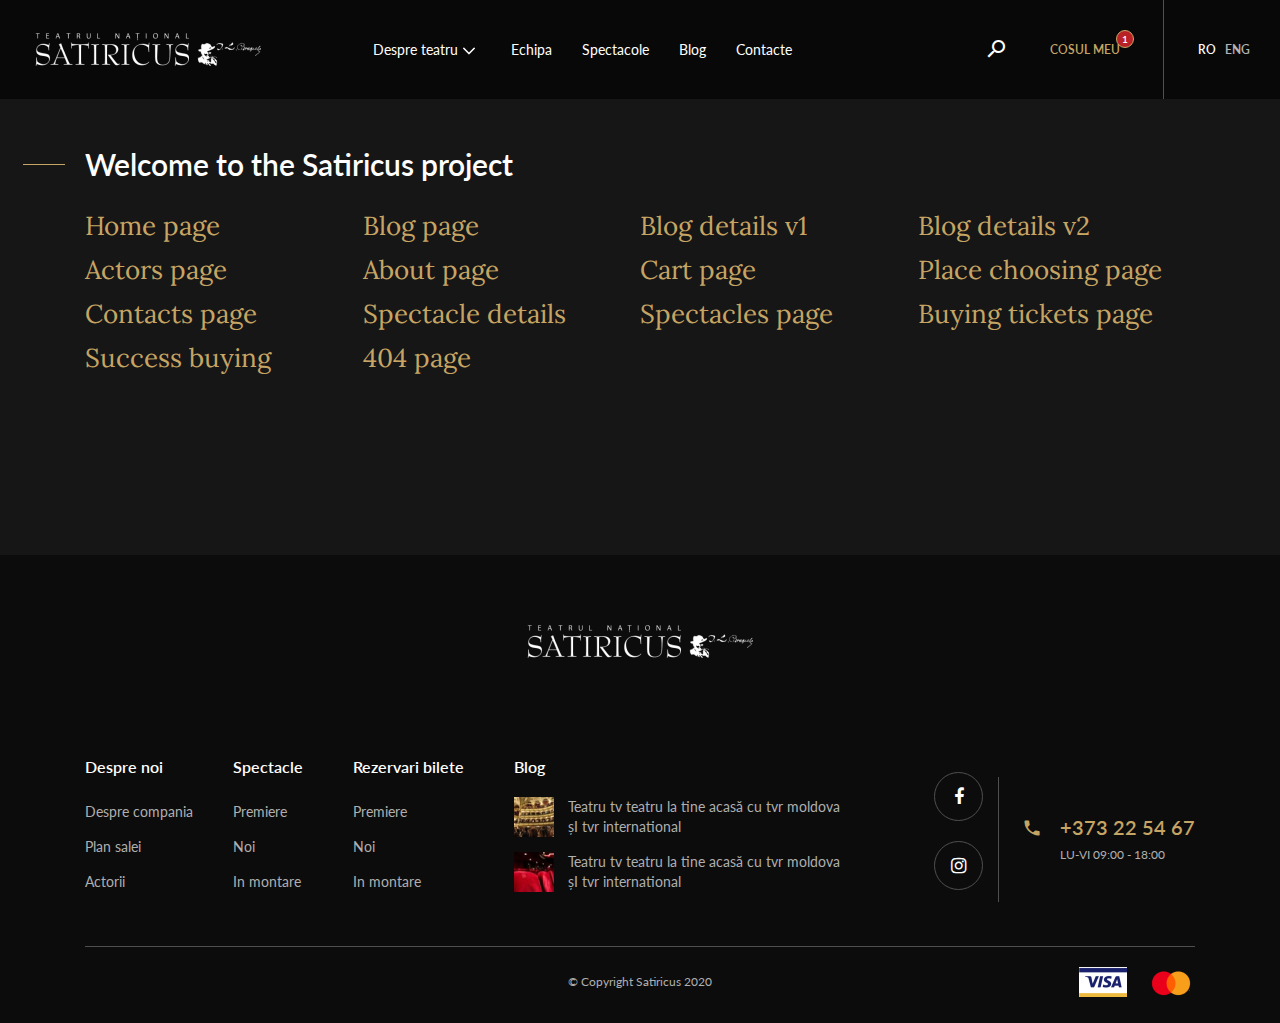
<file: index.html>
<!DOCTYPE html>
<html lang="en">

<head>
  <meta charset="UTF-8">
  <meta name="viewport" content="width=device-width, initial-scale=1.0">
  <link rel="icon" href="./img/favicon.ico">
  <link rel="stylesheet" href="https://stackpath.bootstrapcdn.com/bootstrap/4.5.2/css/bootstrap.min.css">
  <link href="https://fonts.googleapis.com/icon?family=Material+Icons" rel="stylesheet">
  <link rel="stylesheet" href="https://stackpath.bootstrapcdn.com/font-awesome/4.7.0/css/font-awesome.min.css">
  <link
    href="https://fonts.googleapis.com/css2?family=Lato:ital,wght@0,300;0,400;0,700;0,900;1,300;1,400;1,700;1,900&display=swap"
    rel="stylesheet">
  <link href="https://fonts.googleapis.com/css2?family=Lora:wght@600&display=swap" rel="stylesheet">
  <link rel="stylesheet" href="./css/header.css">
  <link rel="stylesheet" href="./css/footer.css">
  <link rel="stylesheet" href="./css/layout.css">
  <link rel="stylesheet" href="./css/blog.css">
  <title>Index</title>
</head>

<body>
  <header class="header header-black">
    <nav class="navbar navbar-expand-lg">
      <a class="navbar-brand" href="#">
        <img id="logo" src="./img/header-logo.png" alt="Satiricus">
      </a>
      <button class="navbar-toggler" type="button" data-toggle="collapse" data-target="#navbarNav"
        aria-controls="navbarNav" aria-expanded="false" aria-label="Toggle navigation">
        <span class="navbar-toggler-icon"><span class="material-icons">
            menu</span></span>
      </button>
      <div class="navbar-c">
        <ul class="navbar-nav collapse navbar-collapse" id="navbarNav">
          <li class="nav-item dropdown">
            <a class="nav-link dropdown-toggle" href="#" id="navbarDropdown" role="button" data-toggle="dropdown"
              aria-haspopup="true" aria-expanded="false">
              Despre teatru<svg aria-hidden="true" focusable="false" data-prefix="fal" data-icon="angle-down" role="img"
                xmlns="http://www.w3.org/2000/svg" viewBox="0 0 256 512" class="svg-inline--fa fa-angle-down">
                <path fill="currentColor"
                  d="M119.5 326.9L3.5 209.1c-4.7-4.7-4.7-12.3 0-17l7.1-7.1c4.7-4.7 12.3-4.7 17 0L128 287.3l100.4-102.2c4.7-4.7 12.3-4.7 17 0l7.1 7.1c4.7 4.7 4.7 12.3 0 17L136.5 327c-4.7 4.6-12.3 4.6-17-.1z"
                  class=""></path>
              </svg>
            </a>
            <div class="dropdown-menu" aria-labelledby="navbarDropdown">
              <a class="dropdown-item" href="#">Action</a>
              <a class="dropdown-item" href="#">Another action</a>
              <div class="dropdown-divider"></div>
              <a class="dropdown-item" href="#">Something else here</a>
            </div>
          </li>
          <li class="nav-item">
            <a class="nav-link" href="#">Echipa</a>
          </li>
          <li class="nav-item">
            <a class="nav-link" href="#">Spectacole</a>
          </li>
          <li class="nav-item">
            <a class="nav-link" href="#">Blog</a>
          </li>
          <li class="nav-item">
            <a class="nav-link" href="#">Contacte</a>
          </li>
          <li class="nav-item mob-lang">
            <a href="#" class="nav-link active">RO</a>
            <a href="#" class="nav-link">ENG</a>
          </li>
        </ul>
        <form class="form-inline my-2 my-lg-0">
          <input class="form-control mr-sm-2" id="header-search" type="search" placeholder="Search" aria-label="Search">
          <button class="btn my-2 my-sm-0" id="search-button"><span class="material-icons">search</span></button>
        </form>
        <a href="#" class="nav-link nav-link-gold d">
          COSUL MEU<span id="count">1</span>
        </a>
        <div class="lang">
          <a href="#" class="nav-link active">Ro</a>
          <a href="#" class="nav-link">Eng</a>
        </div>
      </div>
      <a href="#" class="nav-link nav-link-gold m">
        <img src="./img/mobile-cart.svg" alt="">
        <span id="count">1</span>
      </a>
    </nav>
  </header>
  <main class="main index blog">
    <div class="main-content">
        <h2 class="form-heading">Welcome to the Satiricus project</h2>
      <div class="d-flex content-wr">
        <a href="./home.html" class="home-link">Home page</a>
        <a href="./blog.html" class="home-link">Blog page</a>
        <a href="./blog-detail-v1.html" class="home-link">Blog details v1</a>
        <a href="./blog-detail-v2.html" class="home-link">Blog details v2</a>
        <a href="./actorii.html" class="home-link">Actors page</a>
        <a href="./about.html" class="home-link">About page</a>
        <a href="./cart.html" class="home-link">Cart page</a>
        <a href="./choose-place.html" class="home-link">Place choosing page</a>
        <a href="./contacte.html" class="home-link">Contacts page</a>
        <a href="./detail.html" class="home-link">Spectacle details</a>
        <a href="./spectacole.html" class="home-link">Spectacles page</a>
        <a href="./ticket-buy.html" class="home-link">Buying tickets page</a>
        <a href="./sucess.html" class="home-link">Success buying</a>
        <a href="./page404.html" class="home-link">404 page</a>
      </div>
    </div>
  </main>
  <footer class="footer">
    <div class="footer-container">
      <div class="footer-imgwr">
        <img src="./img/header-logo.png" alt="Satiricus">
      </div>
      <div class="footer-nav">
        <ul class="footer-navlist">
          <li class="footer-item"><a href="#">Despre noi</a></li>
          <li class="footer-item"><a href="#">Despre compania</a></li>
          <li class="footer-item"><a href="#">Plan salei</a></li>
          <li class="footer-item"><a href="#">Actorii</a></li>
        </ul>
        <ul class="footer-navlist">
          <li class="footer-item"><a href="#">Spectacle</a></li>
          <li class="footer-item"><a href="#">Premiere</a></li>
          <li class="footer-item"><a href="#">Noi</a></li>
          <li class="footer-item"><a href="#">In montare</a></li>
        </ul>
        <ul class="footer-navlist">
          <li class="footer-item"><a href="#">Rezervari bilete</a></li>
          <li class="footer-item"><a href="#">Premiere</a></li>
          <li class="footer-item"><a href="#">Noi</a></li>
          <li class="footer-item"><a href="#">In montare</a></li>
        </ul>
        <ul class="footer-navlist" id="last">
          <li class="footer-item"><a href="#">Blog</a></li>
          <a class="footer-item"><img src="./img/footer-blog-img.jpg" alt="Blog image"><span>Teatru tv
              teatru la tine
              acasă cu tvr moldova șI tvr international</span>
          </a>
          <a class="footer-item"><img src="./img/footer-blog-img2.jpg" alt="Blog image"><span>Teatru tv
              teatru la tine
              acasă cu tvr moldova șI tvr international</span>
          </a>
        </ul>
        <div class="footer-contacts">
          <div class="social-links">
            <a href="#" class="soc-link">
              <i class="fa fa-facebook-f"></i>
            </a>
            <a href="#" class="soc-link">
              <i class="fa fa-instagram"></i>
            </a>
          </div>
          <div class="phone">
            <p class="phone-number"><span class="material-icons">call</span>+373 22 54 67</p>
            <p class="phone-time">LU-VI 09:00 - 18:00</p>
          </div>
        </div>
      </div>
      <div class="footer-c">
        <p class="copy">
          &copy; Copyright Satiricus 2020
        </p>
        <img src="./img/footer-visa.jpg" alt="Pay with VISA">
        <img src="./img/footer-mastercard.png" alt="Pay with MasterCard">
      </div>
    </div>
  </footer>
  <script src="https://code.jquery.com/jquery-3.5.1.min.js"
    integrity="sha256-9/aliU8dGd2tb6OSsuzixeV4y/faTqgFtohetphbbj0=" crossorigin="anonymous"></script>
  <script src="https://stackpath.bootstrapcdn.com/bootstrap/4.5.2/js/bootstrap.min.js"></script>
  <script src="./js/header.js"></script>
</body>

</html>
</file>
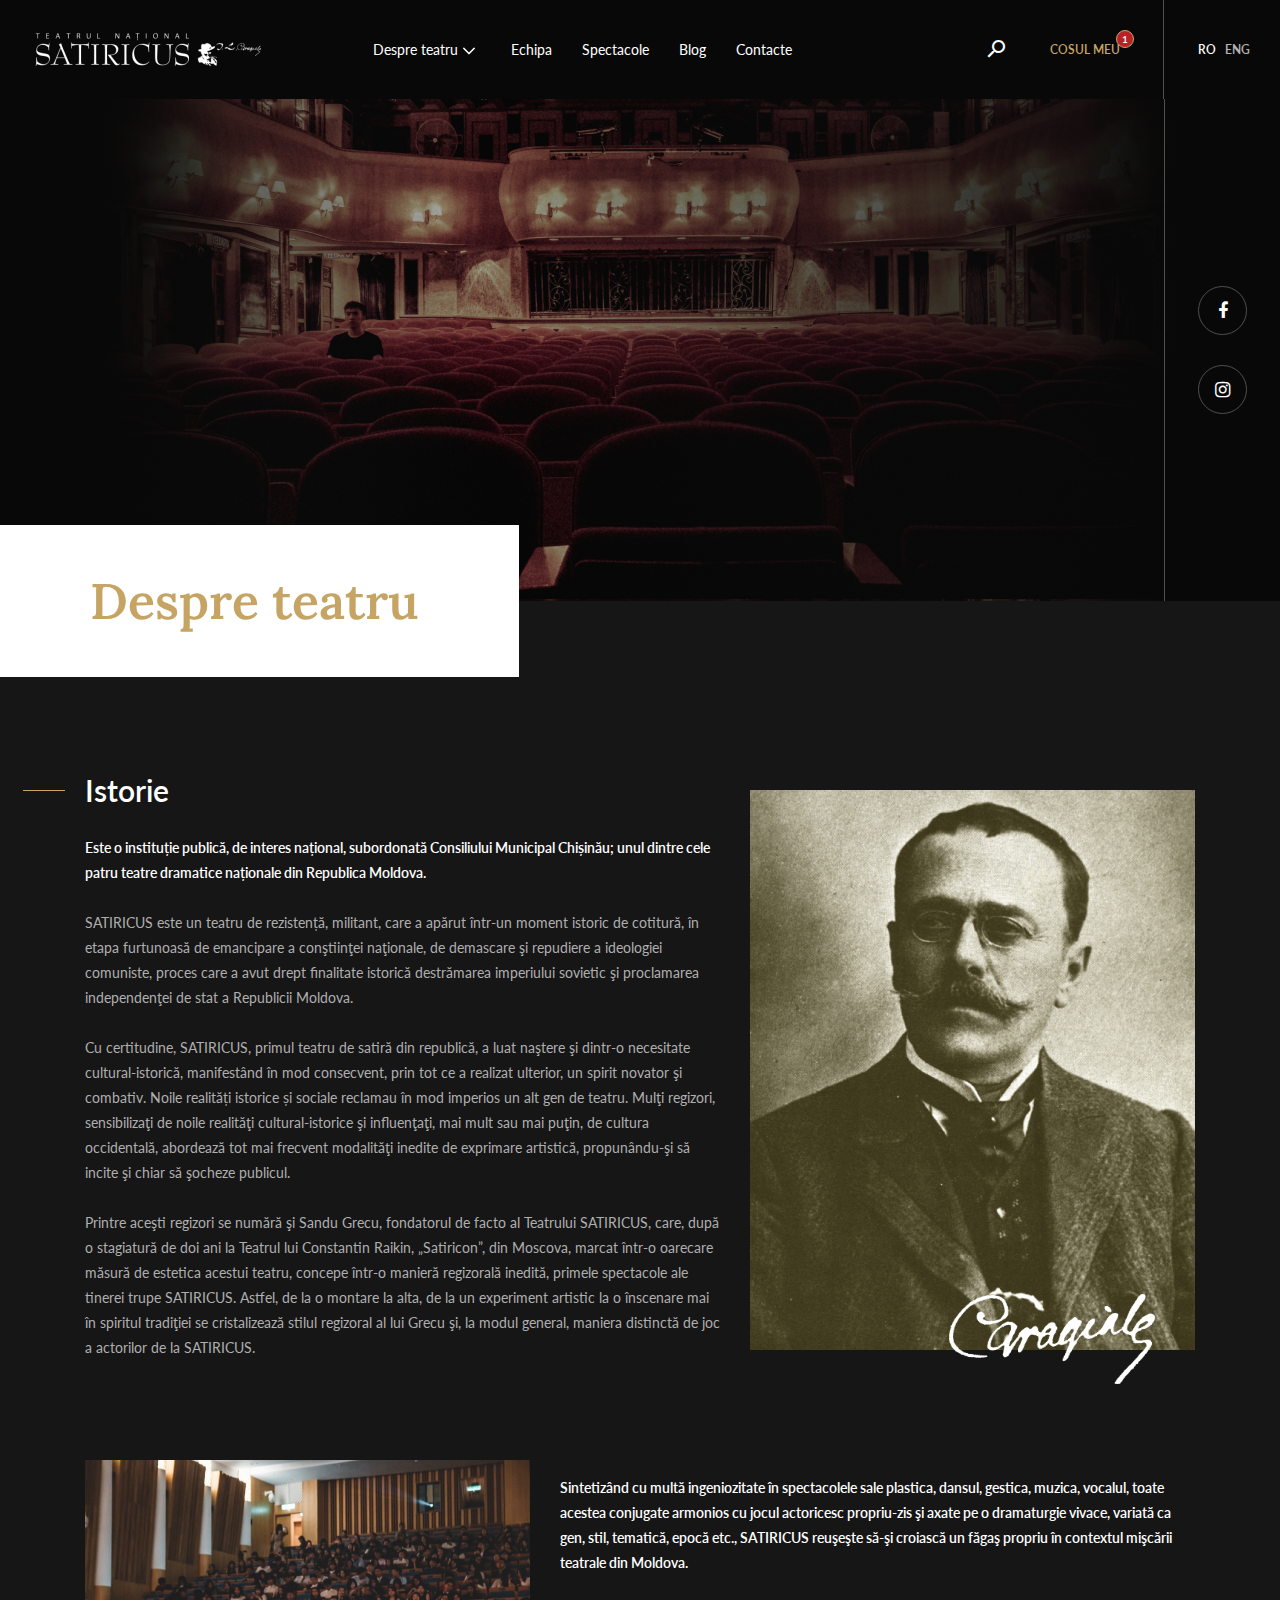
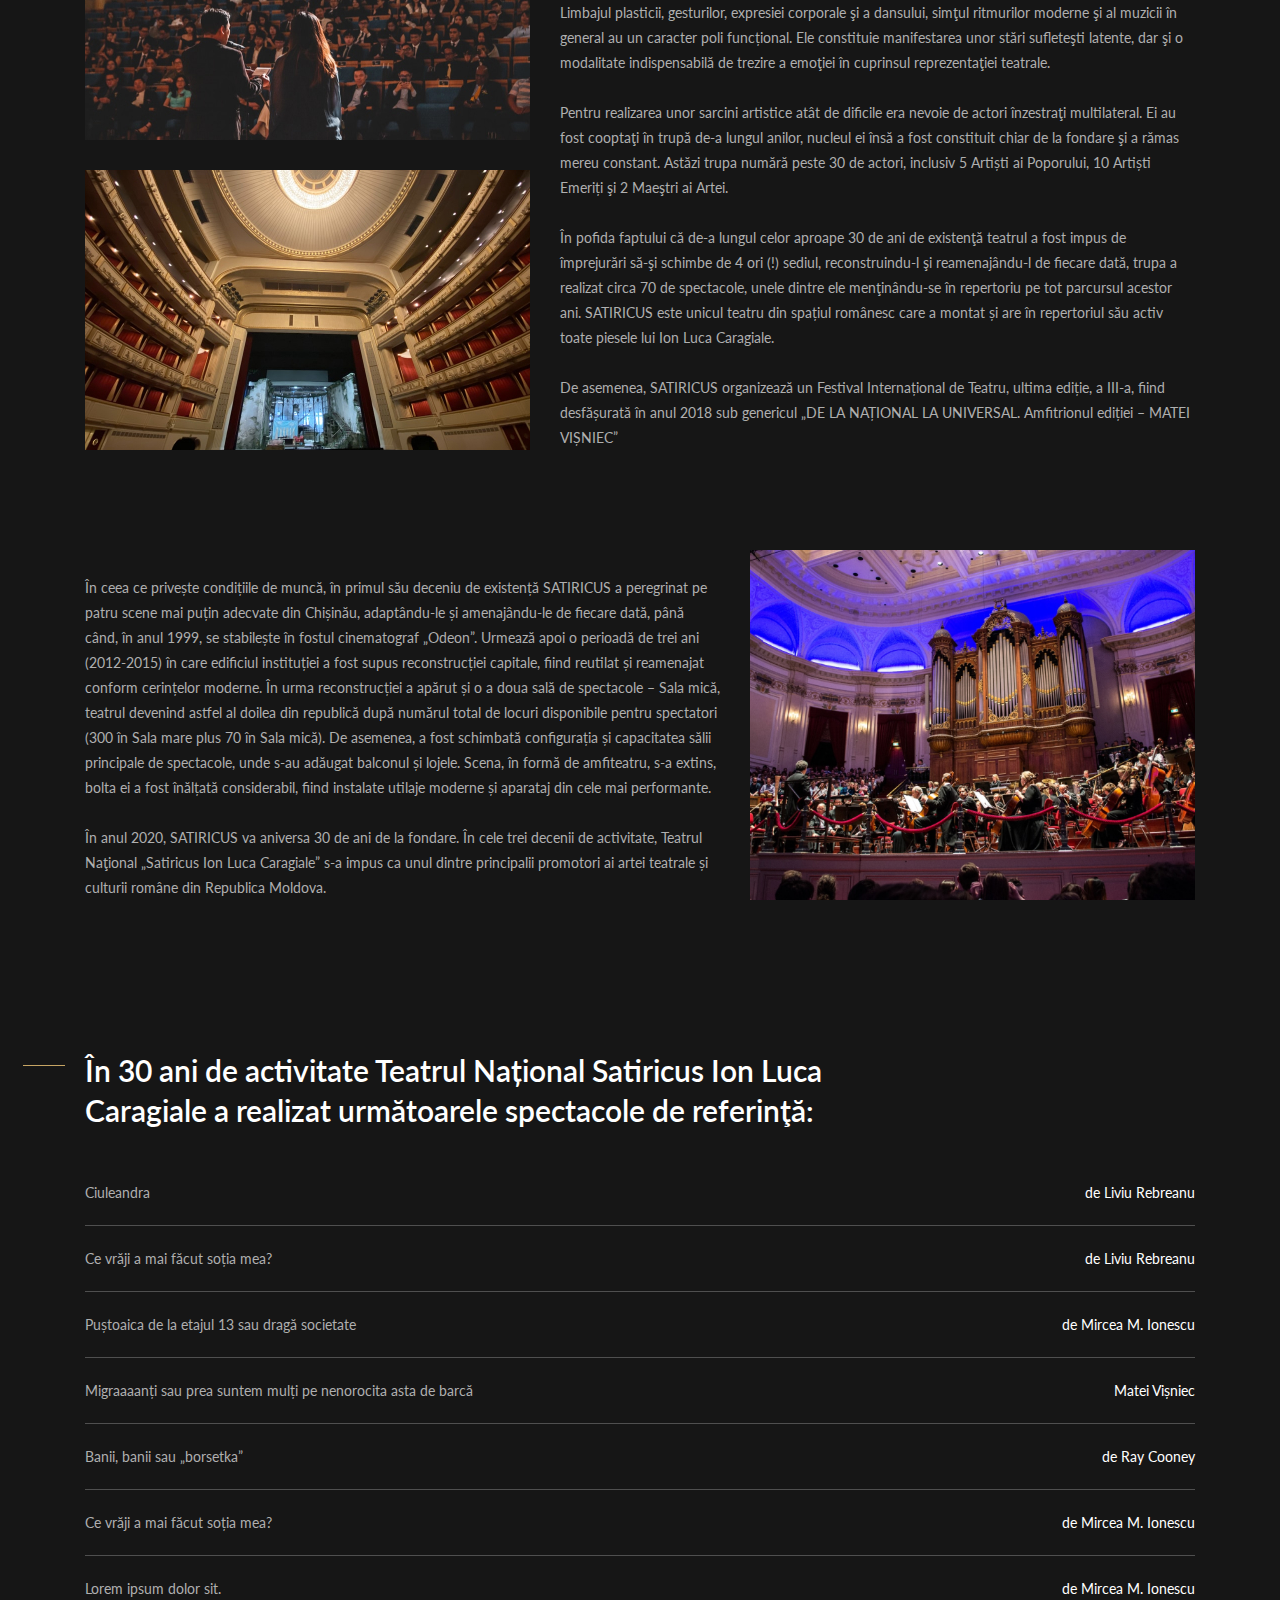
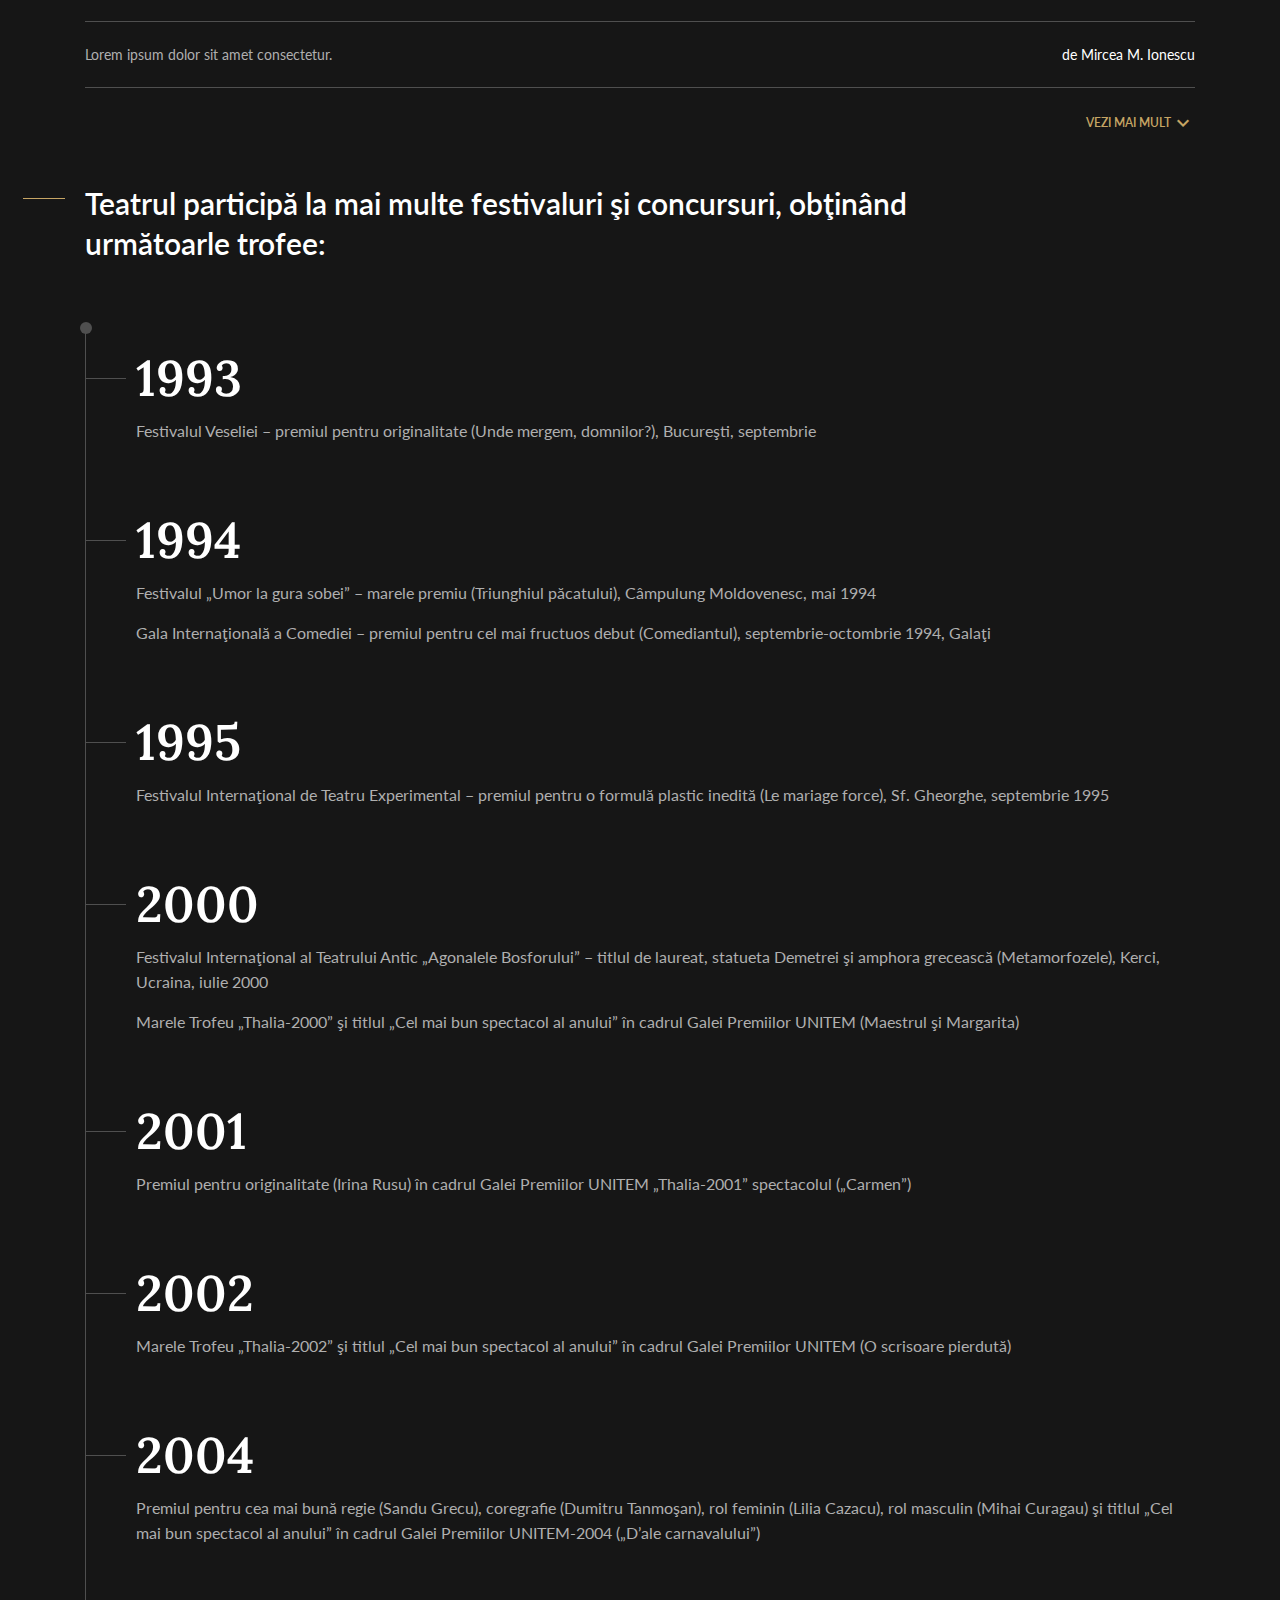
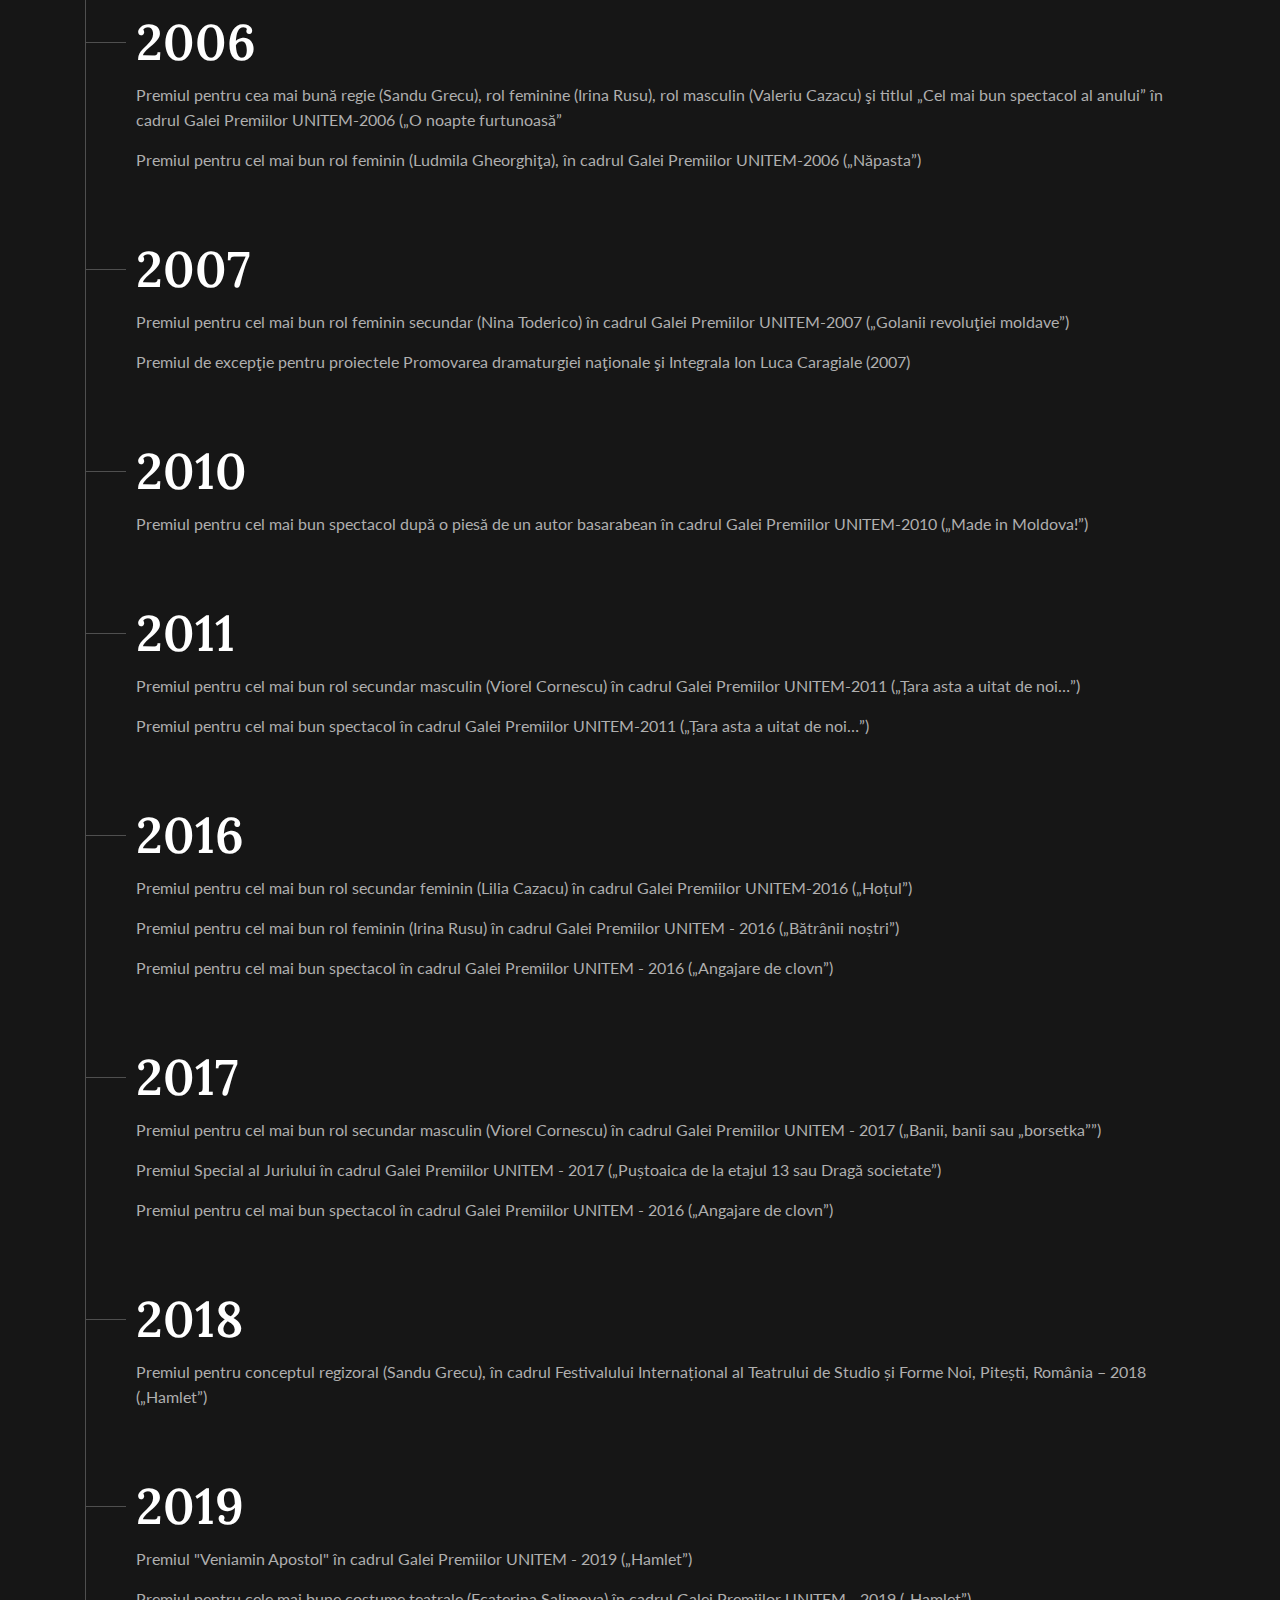
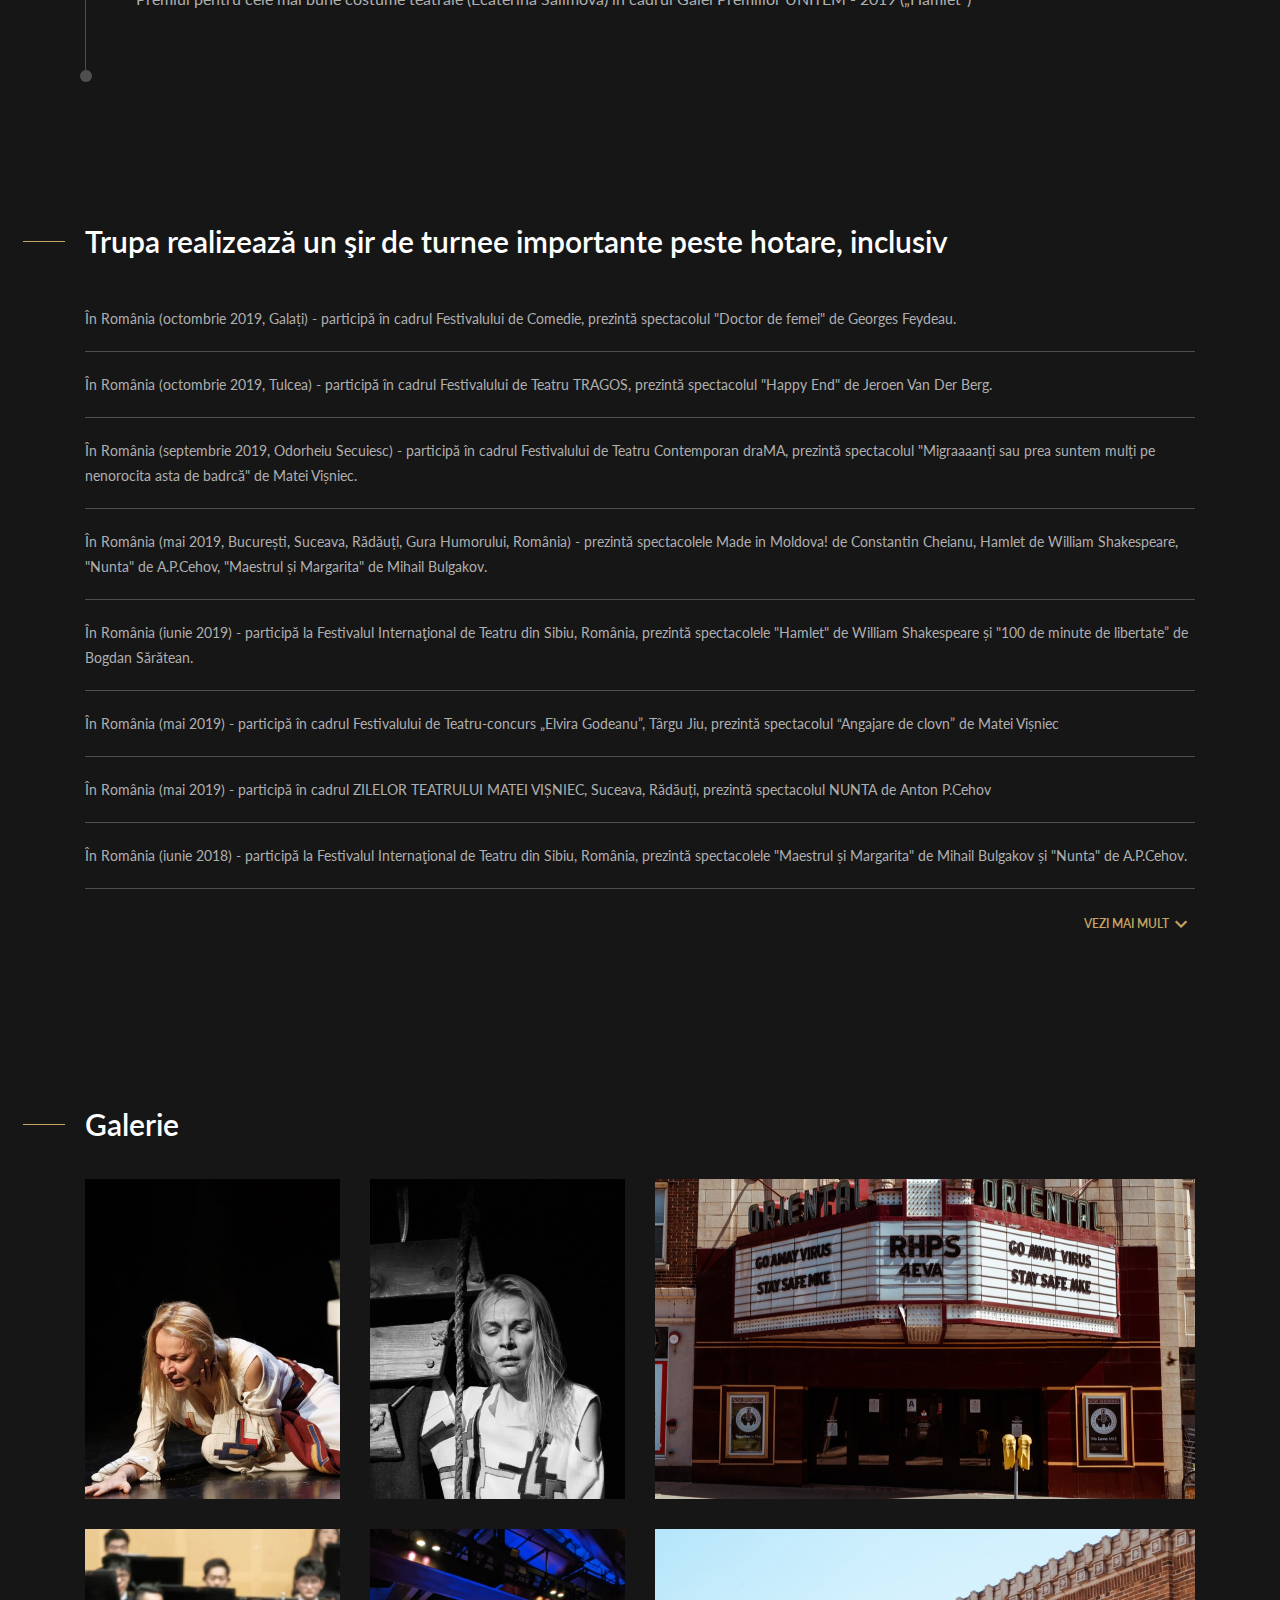
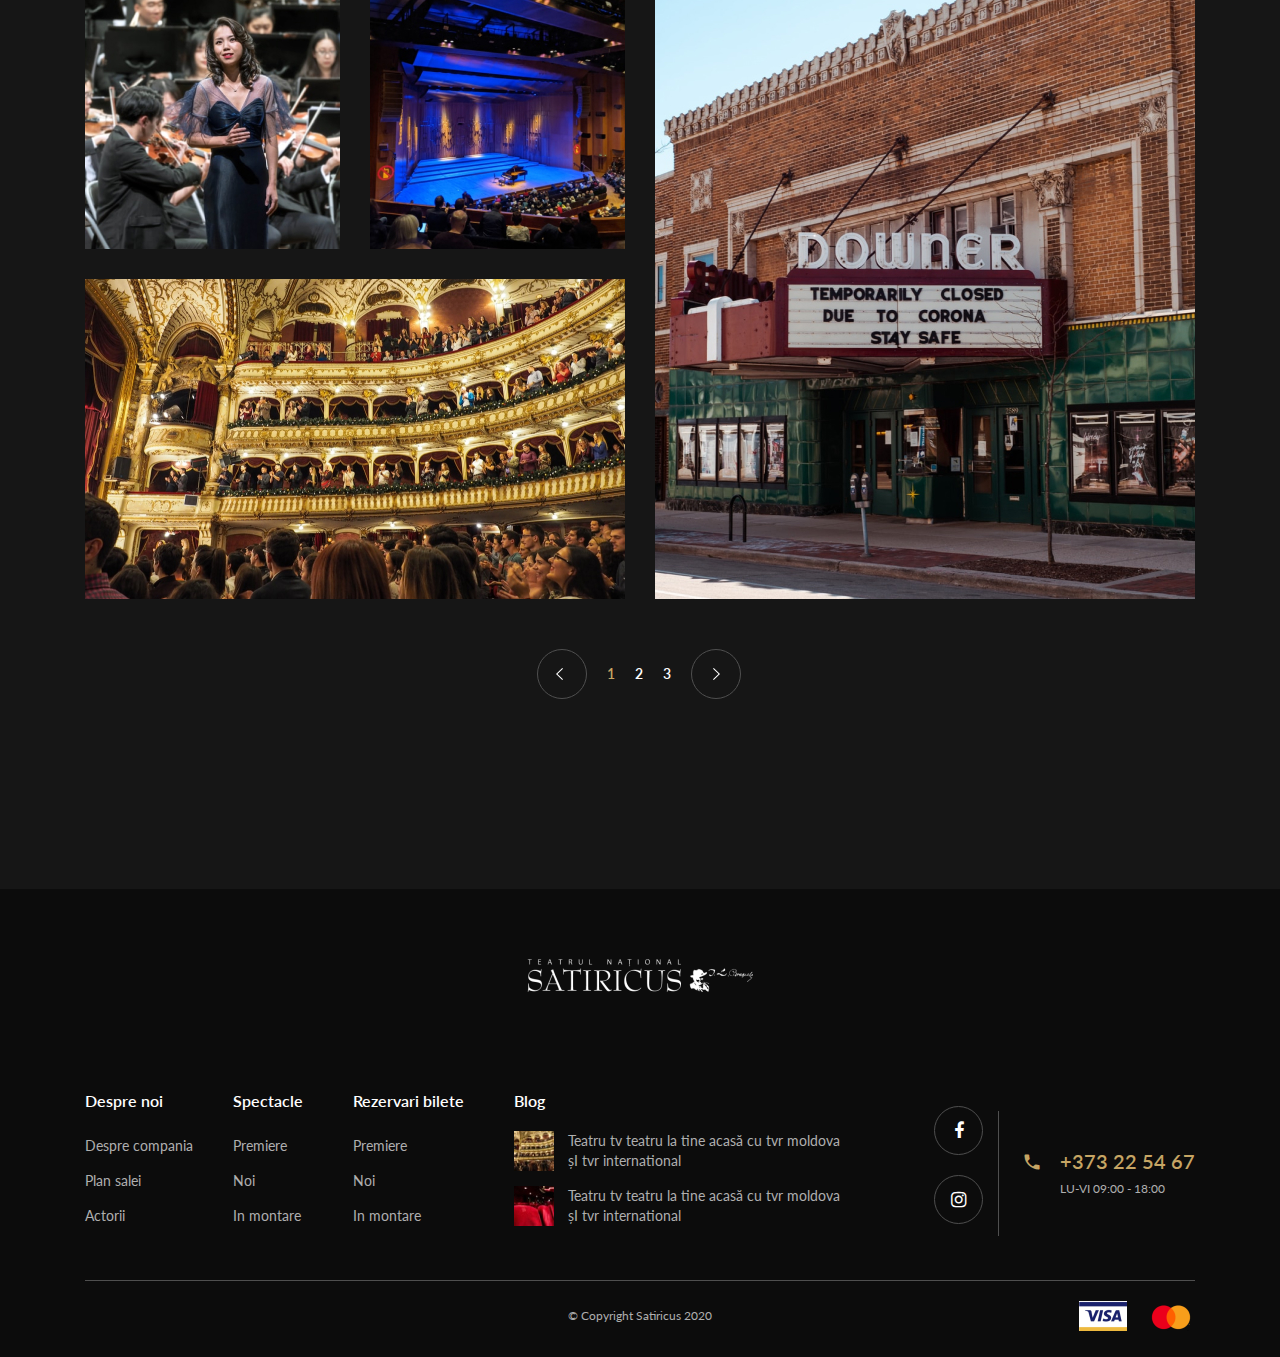
<file: about.html>
<!DOCTYPE html>
<html lang="en">

<head>
  <meta charset="UTF-8">
  <meta name="viewport" content="width=device-width, initial-scale=1.0">
  <link rel="icon" href="./img/favicon.ico">
  <link rel="stylesheet" href="https://stackpath.bootstrapcdn.com/bootstrap/4.5.2/css/bootstrap.min.css">
  <link href="https://fonts.googleapis.com/icon?family=Material+Icons" rel="stylesheet">
  <link rel="stylesheet" href="https://stackpath.bootstrapcdn.com/font-awesome/4.7.0/css/font-awesome.min.css">
  <link
    href="https://fonts.googleapis.com/css2?family=Lato:ital,wght@0,300;0,400;0,700;0,900;1,300;1,400;1,700;1,900&display=swap"
    rel="stylesheet">
  <link href="https://fonts.googleapis.com/css2?family=Lora:wght@600&display=swap" rel="stylesheet">
  <link rel="stylesheet" href="./css/header.css">
  <link rel="stylesheet" href="./css/footer.css">
  <link rel="stylesheet" href="./css/layout.css">
  <link rel="stylesheet" href="./css/about.css">
  <title>About</title>
</head>

<body>
  <header class="header header-black">
    <nav class="navbar navbar-expand-lg">
      <a class="navbar-brand" href="#">
        <img id="logo" src="./img/header-logo.png" alt="Satiricus">
      </a>
      <button class="navbar-toggler" type="button" data-toggle="collapse" data-target="#navbarNav"
        aria-controls="navbarNav" aria-expanded="false" aria-label="Toggle navigation">
        <span class="navbar-toggler-icon">
          <svg class="ham hamRotate ham8" viewBox="0 0 100 100" width="40" onclick="this.classList.toggle('active')">
            <path class="line top"
              d="m 30,33 h 40 c 3.722839,0 7.5,3.126468 7.5,8.578427 0,5.451959 -2.727029,8.421573 -7.5,8.421573 h -20" />
            <path class="line middle" d="m 30,50 h 40" />
            <path class="line bottom"
              d="m 70,67 h -40 c 0,0 -7.5,-0.802118 -7.5,-8.365747 0,-7.563629 7.5,-8.634253 7.5,-8.634253 h 20" />
          </svg>
        </span>
      </button>
      <div class="navbar-c">
        <ul class="navbar-nav collapse navbar-collapse" id="navbarNav">
          <li class="nav-item dropdown">
            <a class="nav-link dropdown-toggle" href="#" id="navbarDropdown" role="button" data-toggle="dropdown"
              aria-haspopup="true" aria-expanded="false">
              Despre teatru<svg aria-hidden="true" focusable="false" data-prefix="fal" data-icon="angle-down" role="img"
                xmlns="http://www.w3.org/2000/svg" viewBox="0 0 256 512" class="svg-inline--fa fa-angle-down">
                <path fill="currentColor"
                  d="M119.5 326.9L3.5 209.1c-4.7-4.7-4.7-12.3 0-17l7.1-7.1c4.7-4.7 12.3-4.7 17 0L128 287.3l100.4-102.2c4.7-4.7 12.3-4.7 17 0l7.1 7.1c4.7 4.7 4.7 12.3 0 17L136.5 327c-4.7 4.6-12.3 4.6-17-.1z"
                  class=""></path>
              </svg>
            </a>
            <div class="dropdown-menu" aria-labelledby="navbarDropdown">
              <a class="dropdown-item" href="#">Action</a>
              <a class="dropdown-item" href="#">Another action</a>
              <div class="dropdown-divider"></div>
              <a class="dropdown-item" href="#">Something else here</a>
            </div>
          </li>
          <li class="nav-item">
            <a class="nav-link" href="#">Echipa</a>
          </li>
          <li class="nav-item">
            <a class="nav-link" href="#">Spectacole</a>
          </li>
          <li class="nav-item">
            <a class="nav-link" href="#">Blog</a>
          </li>
          <li class="nav-item">
            <a class="nav-link" href="#">Contacte</a>
          </li>
          <li class="nav-item mob-lang">
            <a href="#" class="nav-link active">RO</a>
            <a href="#" class="nav-link">ENG</a>
          </li>
        </ul>
        <form class="form-inline my-2 my-lg-0">
          <input class="form-control mr-sm-2" id="header-search" type="search" placeholder="Search" aria-label="Search">
          <button class="btn my-2 my-sm-0" id="search-button"><span class="material-icons">search</span></button>
        </form>
        <a href="#" class="nav-link nav-link-gold d">
          COSUL MEU<span id="count">1</span>
        </a>
        <div class="lang">
          <a href="#" class="nav-link active">Ro</a>
          <a href="#" class="nav-link">Eng</a>
        </div>
      </div>
      <a href="#" class="nav-link nav-link-gold m">
        <img src="./img/mobile-cart.svg" alt="">
        <span id="count">1</span>
      </a>
    </nav>
  </header>
  <main class="main about">
    <div class="page-heading">
      <div class="heading-imgwr">
        <div class="bg"></div>
        <aside class="social-links">
          <a href="#" class="soc-link">
            <i class="fa fa-facebook-f"></i>
          </a>
          <a href="#" class="soc-link">
            <i class="fa fa-instagram"></i>
          </a>
        </aside>
      </div>
      <div class="heading-text">
        <h1 class="heading">Despre teatru</h1>
      </div>
    </div>
    <div class="main-content">
      <div class="about-blocks">
        <h2 class="form-heading">
          Istorie
        </h2>
        <div class="about-block">
          <div class="block-text-wr">
            <p class="block-text block-text-bold">
              Este o instituție publică, de interes național, subordonată Consiliului Municipal Chișinău; unul dintre
              cele patru teatre dramatice naționale din Republica Moldova.
            </p>
            <p class="block-text">
              SATIRICUS este un teatru de rezistență, militant, care a apărut într-un moment istoric de cotitură, în
              etapa furtunoasă de emancipare a conştiinţei naţionale, de demascare şi repudiere a ideologiei comuniste,
              proces care a avut drept finalitate istorică destrămarea imperiului sovietic şi proclamarea independenţei
              de stat a Republicii Moldova.
            </p>
            <p class="block-text">
              Cu certitudine, SATIRICUS, primul teatru de satiră din republică, a luat naştere şi dintr-o necesitate
              cultural-istorică, manifestând în mod consecvent, prin tot ce a realizat ulterior, un spirit novator şi
              combativ. Noile realități istorice și sociale reclamau în mod imperios un alt gen de teatru. Mulţi
              regizori, sensibilizaţi de noile realităţi cultural-istorice şi influenţaţi, mai mult sau mai puţin, de
              cultura occidentală, abordează tot mai frecvent modalităţi inedite de exprimare artistică, propunându-şi
              să incite şi chiar să şocheze publicul.
            </p>
            <p class="block-text">
              Printre aceşti regizori se numără şi Sandu Grecu, fondatorul de facto al Teatrului SATIRICUS, care, după o
              stagiatură de doi ani la Teatrul lui Constantin Raikin, „Satiricon”, din Moscova, marcat într-o oarecare
              măsură de estetica acestui teatru, concepe într-o manieră regizorală inedită, primele spectacole ale
              tinerei trupe SATIRICUS. Astfel, de la o montare la alta, de la un experiment artistic la o înscenare mai
              în spiritul tradiţiei se cristalizează stilul regizoral al lui Grecu şi, la modul general, maniera
              distinctă de joc a actorilor de la SATIRICUS.
            </p>
          </div>
          <div class="block-img-wr">
            <img src="./img/about-block-1.jpg" alt="">
            <img class="sign" src="./img/about-block-1-2.svg" alt="">
          </div>
        </div>
        <div class="about-block block-img-first">
          <div class="block-text-wr">
            <p class="block-text block-text-bold">
              Sintetizând cu multă ingeniozitate în spectacolele sale plastica, dansul, gestica, muzica, vocalul, toate
              acestea conjugate armonios cu jocul actoricesc propriu-zis şi axate pe o dramaturgie vivace, variată ca
              gen, stil, tematică, epocă etc., SATIRICUS reuşeşte să-şi croiască un făgaş propriu în contextul mişcării
              teatrale din Moldova.
            </p>
            <p class="block-text">
              Limbajul plasticii, gesturilor, expresiei corporale şi a dansului, simţul ritmurilor moderne şi al muzicii
              în general au un caracter poli funcțional. Ele constituie manifestarea unor stări sufleteşti latente, dar
              şi o modalitate indispensabilă de trezire a emoţiei în cuprinsul reprezentaţiei teatrale.
            </p>
            <p class="block-text">
              Pentru realizarea unor sarcini artistice atât de dificile era nevoie de actori înzestraţi multilateral. Ei
              au fost cooptaţi în trupă de-a lungul anilor, nucleul ei însă a fost constituit chiar de la fondare şi a
              rămas mereu constant. Astăzi trupa numără peste 30 de actori, inclusiv 5 Artiști ai Poporului, 10 Artiști
              Emeriți şi 2 Maeştri ai Artei.
            </p>
            <p class="block-text">
              În pofida faptului că de-a lungul celor aproape 30 de ani de existenţă teatrul a fost impus de împrejurări
              să-şi schimbe de 4 ori (!) sediul, reconstruindu-l şi reamenajându-l de fiecare dată, trupa a realizat
              circa 70 de spectacole, unele dintre ele menţinându-se în repertoriu pe tot parcursul acestor ani.
              SATIRICUS este unicul teatru din spațiul românesc care a montat și are în repertoriul său activ toate
              piesele lui Ion Luca Caragiale.
            </p>
            <p class="block-text">
              De asemenea, SATIRICUS organizează un Festival Internațional de Teatru, ultima ediție, a III-a, fiind
              desfășurată în anul 2018 sub genericul „DE LA NAȚIONAL LA UNIVERSAL. Amfitrionul ediției – MATEI VIȘNIEC”
            </p>
          </div>
          <div class="block-img-wr">
            <img class="mb-30" src="./img/about-block-2.jpg" alt="">
            <img src="./img/about-block-2-1.jpg" alt="">
          </div>
        </div>
        <div class="about-block">
          <div class="block-text-wr">
            <p class="block-text">
              În ceea ce privește condițiile de muncă, în primul său deceniu de existență SATIRICUS a peregrinat pe
              patru scene mai puțin adecvate din Chișinău, adaptându-le și amenajându-le de fiecare dată, până când,
              în anul 1999, se stabilește în fostul cinematograf „Odeon”. Urmează apoi o perioadă de trei ani
              (2012-2015) în care edificiul instituției a fost supus reconstrucției capitale, fiind reutilat și
              reamenajat conform cerințelor moderne. În urma reconstrucției a apărut și o a doua sală de spectacole –
              Sala mică, teatrul devenind astfel al doilea din republică după numărul total de locuri disponibile
              pentru spectatori (300 în Sala mare plus 70 în Sala mică). De asemenea, a fost schimbată configurația și
              capacitatea sălii principale de spectacole, unde s-au adăugat balconul și lojele. Scena, în formă de
              amfiteatru, s-a extins, bolta ei a fost înălțată considerabil, fiind instalate utilaje moderne și
              aparataj din cele mai performante.
            </p>
            <p class="block-text">
              În anul 2020, SATIRICUS va aniversa 30 de ani de la fondare. În cele trei decenii de activitate, Teatrul
              Naţional „Satiricus Ion Luca Caragiale” s-a impus ca unul dintre principalii promotori ai artei teatrale
              și culturii române din Republica Moldova.
            </p>
          </div>
          <div class="block-img-wr">
            <img src="./img/about-block-3.jpg" alt="">
          </div>
        </div>
      </div>
      <div class="about-spectacles">
        <h2 class="form-heading">
          În 30 ani de activitate Teatrul Național Satiricus Ion Luca <br> Caragiale a realizat următoarele spectacole
          de
          referinţă:
        </h2>
        <div class="spectacles-row">
          <a href="#" class="spectacle-name">Ciuleandra</a>
          <span class="spectacle-author">de Liviu Rebreanu</span>
        </div>
        <div class="spectacles-row">
          <a href="#" class="spectacle-name">Ce vrăji a mai făcut soția mea?</a>
          <span class="spectacle-author">de Liviu Rebreanu</span>
        </div>
        <div class="spectacles-row">
          <a href="#" class="spectacle-name">Puștoaica de la etajul 13 sau dragă societate</a>
          <span class="spectacle-author">de Mircea M. Ionescu</span>
        </div>
        <div class="spectacles-row">
          <a href="#" class="spectacle-name"> Migraaaanți sau prea suntem mulți pe nenorocita asta de barcă </a>
          <span class="spectacle-author">Matei Vișniec</span>
        </div>
        <div class="spectacles-row">
          <a href="#" class="spectacle-name">Banii, banii sau „borsetka”</a>
          <span class="spectacle-author">de Ray Cooney</span>
        </div>
        <div class="spectacles-row">
          <a href="#" class="spectacle-name">Ce vrăji a mai făcut soția mea?</a>
          <span class="spectacle-author">de Mircea M. Ionescu</span>
        </div>
        <div class="spectacles-row">
          <a href="#" class="spectacle-name">Lorem ipsum dolor sit.</a>
          <span class="spectacle-author">de Mircea M. Ionescu</span>
        </div>
        <div class="spectacles-row">
          <a href="#" class="spectacle-name">Lorem ipsum dolor sit amet consectetur.</a>
          <span class="spectacle-author">de Mircea M. Ionescu</span>
        </div>
        <div class="spectacles-row">
          <a href="#" class="spectacle-link">vezi mai mult <span class="material-icons">expand_more</span></a>
        </div>
      </div>
      <div class="about-history">
        <h2 class="form-heading">
          Teatrul participă la mai multe festivaluri şi concursuri, obţinând <br> următoarle trofee:
        </h2>
        <div class="history-blocks">
          <div class="dot top"></div>
          <div class="dot bottom"></div>
          <div class="history-block">
            <h3 class="history-heading">
              1993
            </h3>
            <p class="history-text">
              Festivalul Veseliei – premiul pentru originalitate (Unde mergem, domnilor?), Bucureşti, septembrie
            </p>
          </div>
          <div class="history-block">
            <h3 class="history-heading">
              1994
            </h3>
            <p class="history-text">
              Festivalul „Umor la gura sobei” – marele premiu (Triunghiul păcatului), Câmpulung Moldovenesc, mai 1994
            </p>
            <p class="history-text">
              Gala Internaţională a Comediei – premiul pentru cel mai fructuos debut (Comediantul), septembrie-octombrie
              1994, Galaţi
            </p>
          </div>
          <div class="history-block">
            <h3 class="history-heading">
              1995
            </h3>
            <p class="history-text">
              Festivalul Internaţional de Teatru Experimental – premiul pentru o formulă plastic inedită (Le mariage
              force), Sf. Gheorghe, septembrie 1995
            </p>
          </div>
          <div class="history-block">
            <h3 class="history-heading">
              2000
            </h3>
            <p class="history-text">
              Festivalul Internaţional al Teatrului Antic „Agonalele Bosforului” – titlul de laureat, statueta Demetrei
              şi amphora grecească (Metamorfozele), Kerci, Ucraina, iulie 2000
            </p>
            <p class="history-text">
              Marele Trofeu „Thalia-2000” şi titlul „Cel mai bun spectacol al anului” în cadrul Galei Premiilor UNITEM
              (Maestrul şi Margarita)
            </p>
          </div>
          <div class="history-block">
            <h3 class="history-heading">
              2001
            </h3>
            <p class="history-text">
              Premiul pentru originalitate (Irina Rusu) în cadrul Galei Premiilor UNITEM „Thalia-2001” spectacolul
              („Carmen”)
            </p>
          </div>
          <div class="history-block">
            <h3 class="history-heading">
              2002
            </h3>
            <p class="history-text">
              Marele Trofeu „Thalia-2002” şi titlul „Cel mai bun spectacol al anului” în cadrul Galei Premiilor UNITEM
              (O scrisoare pierdută)
            </p>
          </div>
          <div class="history-block">
            <h3 class="history-heading">
              2004
            </h3>
            <p class="history-text">
              Premiul pentru cea mai bună regie (Sandu Grecu), coregrafie (Dumitru Tanmoşan), rol feminin (Lilia
              Cazacu), rol masculin (Mihai Curagau) şi titlul „Cel mai bun spectacol al anului” în cadrul Galei
              Premiilor UNITEM-2004 („D’ale carnavalului”)
            </p>
          </div>
          <div class="history-block">
            <h3 class="history-heading">
              2006
            </h3>
            <p class="history-text">
              Premiul pentru cea mai bună regie (Sandu Grecu), rol feminine (Irina Rusu), rol masculin (Valeriu Cazacu)
              şi titlul „Cel mai bun spectacol al anului” în cadrul Galei Premiilor UNITEM-2006 („O noapte furtunoasă”
            </p>
            <p class="history-text">
              Premiul pentru cel mai bun rol feminin (Ludmila Gheorghiţa), în cadrul Galei Premiilor UNITEM-2006
              („Năpasta”)
            </p>
          </div>
          <div class="history-block">
            <h3 class="history-heading">
              2007
            </h3>
            <p class="history-text">
              Premiul pentru cel mai bun rol feminin secundar (Nina Toderico) în cadrul Galei Premiilor UNITEM-2007
              („Golanii revoluţiei moldave”)
            </p>
            <p class="history-text">
              Premiul de excepţie pentru proiectele Promovarea dramaturgiei naţionale şi Integrala Ion Luca Caragiale
              (2007)
            </p>
          </div>
          <div class="history-block">
            <h3 class="history-heading">
              2010
            </h3>
            <p class="history-text">
              Premiul pentru cel mai bun spectacol după o piesă de un autor basarabean în cadrul Galei Premiilor
              UNITEM-2010 („Made in Moldova!”)
            </p>
          </div>
          <div class="history-block">
            <h3 class="history-heading">
              2011
            </h3>
            <p class="history-text">
              Premiul pentru cel mai bun rol secundar masculin (Viorel Cornescu) în cadrul Galei Premiilor UNITEM-2011
              („Țara asta a uitat de noi…”)
            </p>
            <p class="history-text">
              Premiul pentru cel mai bun spectacol în cadrul Galei Premiilor UNITEM-2011 („Țara asta a uitat de noi…”)
            </p>
          </div>
          <div class="history-block">
            <h3 class="history-heading">
              2016
            </h3>
            <p class="history-text">
              Premiul pentru cel mai bun rol secundar feminin (Lilia Cazacu) în cadrul Galei Premiilor UNITEM-2016
              („Hoțul”)
            </p>
            <p class="history-text">
              Premiul pentru cel mai bun rol feminin (Irina Rusu) în cadrul Galei Premiilor UNITEM - 2016 („Bătrânii
              noștri”)
            </p>
            <p class="history-text">
              Premiul pentru cel mai bun spectacol în cadrul Galei Premiilor UNITEM - 2016 („Angajare de clovn”)
            </p>
          </div>
          <div class="history-block">
            <h3 class="history-heading">
              2017
            </h3>
            <p class="history-text">
              Premiul pentru cel mai bun rol secundar masculin (Viorel Cornescu) în cadrul Galei Premiilor UNITEM - 2017
              („Banii, banii sau „borsetka””)
            </p>
            <p class="history-text">
              Premiul Special al Juriului în cadrul Galei Premiilor UNITEM - 2017 („Puștoaica de la etajul 13 sau Dragă
              societate”)
            </p>
            <p class="history-text">
              Premiul pentru cel mai bun spectacol în cadrul Galei Premiilor UNITEM - 2016 („Angajare de clovn”)
            </p>
          </div>
          <div class="history-block">
            <h3 class="history-heading">
              2018
            </h3>
            <p class="history-text">
              Premiul pentru conceptul regizoral (Sandu Grecu), în cadrul Festivalului Internațional al Teatrului de
              Studio și Forme Noi, Pitești, România – 2018 („Hamlet”)
            </p>
          </div>
          <div class="history-block">
            <h3 class="history-heading">
              2019
            </h3>
            <p class="history-text">
              Premiul "Veniamin Apostol" în cadrul Galei Premiilor UNITEM - 2019 („Hamlet”)
            </p>
            <p class="history-text">
              Premiul pentru cele mai bune costume teatrale (Ecaterina Salimova) în cadrul Galei Premiilor UNITEM - 2019
              („Hamlet”)
            </p>
          </div>
        </div>
      </div>
      <div class="about-tours">
        <h2 class="form-heading">
          Trupa realizează un şir de turnee importante peste hotare, inclusiv
        </h2>
        <div class="tours-row">
          <a class="tour-name">
            În România (octombrie 2019, Galați) - participă în cadrul Festivalului de Comedie, prezintă spectacolul
            "Doctor de femei" de Georges Feydeau.
          </a>
        </div>
        <div class="tours-row">
          <a class="tour-name">
            În România (octombrie 2019, Tulcea) - participă în cadrul Festivalului de Teatru TRAGOS, prezintă
            spectacolul "Happy End" de Jeroen Van Der Berg.
          </a>
        </div>
        <div class="tours-row">
          <a class="tour-name">
            În România (septembrie 2019, Odorheiu Secuiesc) - participă în cadrul Festivalului de Teatru Contemporan
            draMA, prezintă spectacolul "Migraaaanți sau prea suntem mulți pe nenorocita asta de badrcă" de Matei
            Vișniec.
          </a>
        </div>
        <div class="tours-row">
          <a class="tour-name">
            În România (mai 2019, București, Suceava, Rădăuți, Gura Humorului, România) - prezintă spectacolele Made in
            Moldova! de Constantin Cheianu, Hamlet de William Shakespeare, "Nunta" de A.P.Cehov, "Maestrul și Margarita"
            de Mihail Bulgakov.
          </a>
        </div>
        <div class="tours-row">
          <a class="tour-name">
            În România (iunie 2019) - participă la Festivalul Internaţional de Teatru din Sibiu, România, prezintă
            spectacolele "Hamlet" de William Shakespeare și "100 de minute de libertate” de Bogdan Sărătean.
          </a>
        </div>
        <div class="tours-row">
          <a class="tour-name">
            În România (mai 2019) - participă în cadrul Festivalului de Teatru-concurs „Elvira Godeanu”, Târgu Jiu,
            prezintă spectacolul “Angajare de clovn” de Matei Vișniec
          </a>
        </div>
        <div class="tours-row">
          <a class="tour-name">
            În România (mai 2019) - participă în cadrul ZILELOR TEATRULUI MATEI VIȘNIEC, Suceava, Rădăuți, prezintă
            spectacolul NUNTA de Anton P.Cehov
          </a>
        </div>
        <div class="tours-row">
          <a class="tour-name">
            În România (iunie 2018) - participă la Festivalul Internaţional de Teatru din Sibiu, România, prezintă
            spectacolele "Maestrul și Margarita" de Mihail Bulgakov și "Nunta" de A.P.Cehov.
          </a>
        </div>
        <div class="tours-row">
          <a href="#" class="tours-link">vezi mai mult <span class="material-icons">expand_more</span></a>
        </div>
      </div>
      <div class="about-gallery">
        <h2 class="form-heading">
          Galerie
        </h2>
        <div class="gallery-wr">
          <div class="gallery-item">
            <img src="./img/about-g-1.jpg" alt="">
          </div>
          <div class="gallery-item">
            <img src="./img/about-g-2.jpg" alt="">
          </div>
          <div class="gallery-item">
            <img src="./img/about-g-3.jpg" alt="">
          </div>
          <div class="gallery-item">
            <img src="./img/about-g-4.jpg" alt="">
          </div>
          <div class="gallery-item">
            <img src="./img/about-g-5.jpg" alt="">
          </div>
          <div class="gallery-item">
            <img src="./img/about-g-6.jpg" alt="">
          </div>
          <div class="gallery-item">
            <img src="./img/about-g-7.jpg" alt="">
          </div>
        </div>
        <div class="gallery-pagination">
          <span class="prev"></span>
          <span class="pagination-num active">1</span>
          <span class="pagination-num">2</span>
          <span class="pagination-num">3</span>
          <span class="next"></span>
        </div>
      </div>
    </div>
  </main>
  <footer class="footer">
    <div class="footer-container">
      <div class="footer-imgwr">
        <img src="./img/header-logo.png" alt="Satiricus">
      </div>
      <div class="footer-nav">
        <ul class="footer-navlist">
          <li class="footer-item"><a href="#">Despre noi</a></li>
          <li class="footer-item"><a href="#">Despre compania</a></li>
          <li class="footer-item"><a href="#">Plan salei</a></li>
          <li class="footer-item"><a href="#">Actorii</a></li>
        </ul>
        <ul class="footer-navlist">
          <li class="footer-item"><a href="#">Spectacle</a></li>
          <li class="footer-item"><a href="#">Premiere</a></li>
          <li class="footer-item"><a href="#">Noi</a></li>
          <li class="footer-item"><a href="#">In montare</a></li>
        </ul>
        <ul class="footer-navlist">
          <li class="footer-item"><a href="#">Rezervari bilete</a></li>
          <li class="footer-item"><a href="#">Premiere</a></li>
          <li class="footer-item"><a href="#">Noi</a></li>
          <li class="footer-item"><a href="#">In montare</a></li>
        </ul>
        <ul class="footer-navlist" id="last">
          <li class="footer-item"><a href="#">Blog</a></li>
          <a class="footer-item"><img src="./img/footer-blog-img.jpg" alt="Blog image"><span>Teatru tv
              teatru la tine
              acasă cu tvr moldova șI tvr international</span>
          </a>
          <a class="footer-item"><img src="./img/footer-blog-img2.jpg" alt="Blog image"><span>Teatru tv
              teatru la tine
              acasă cu tvr moldova șI tvr international</span>
          </a>
        </ul>
        <div class="footer-contacts">
          <div class="social-links">
            <a href="#" class="soc-link">
              <i class="fa fa-facebook-f"></i>
            </a>
            <a href="#" class="soc-link">
              <i class="fa fa-instagram"></i>
            </a>
          </div>
          <div class="phone">
            <p class="phone-number"><span class="material-icons">call</span>+373 22 54 67</p>
            <p class="phone-time">LU-VI 09:00 - 18:00</p>
          </div>
        </div>
      </div>
      <div class="footer-c">
        <p class="copy">
          &copy; Copyright Satiricus 2020
        </p>
        <img src="./img/footer-visa.jpg" alt="Pay with VISA">
        <img src="./img/footer-mastercard.png" alt="Pay with MasterCard">
      </div>
    </div>
  </footer>
  <script src="https://code.jquery.com/jquery-3.5.1.min.js"
    integrity="sha256-9/aliU8dGd2tb6OSsuzixeV4y/faTqgFtohetphbbj0=" crossorigin="anonymous"></script>
  <script src="https://stackpath.bootstrapcdn.com/bootstrap/4.5.2/js/bootstrap.min.js"></script>
  <script src="./js/header.js"></script>
</body>

</html>
</file>
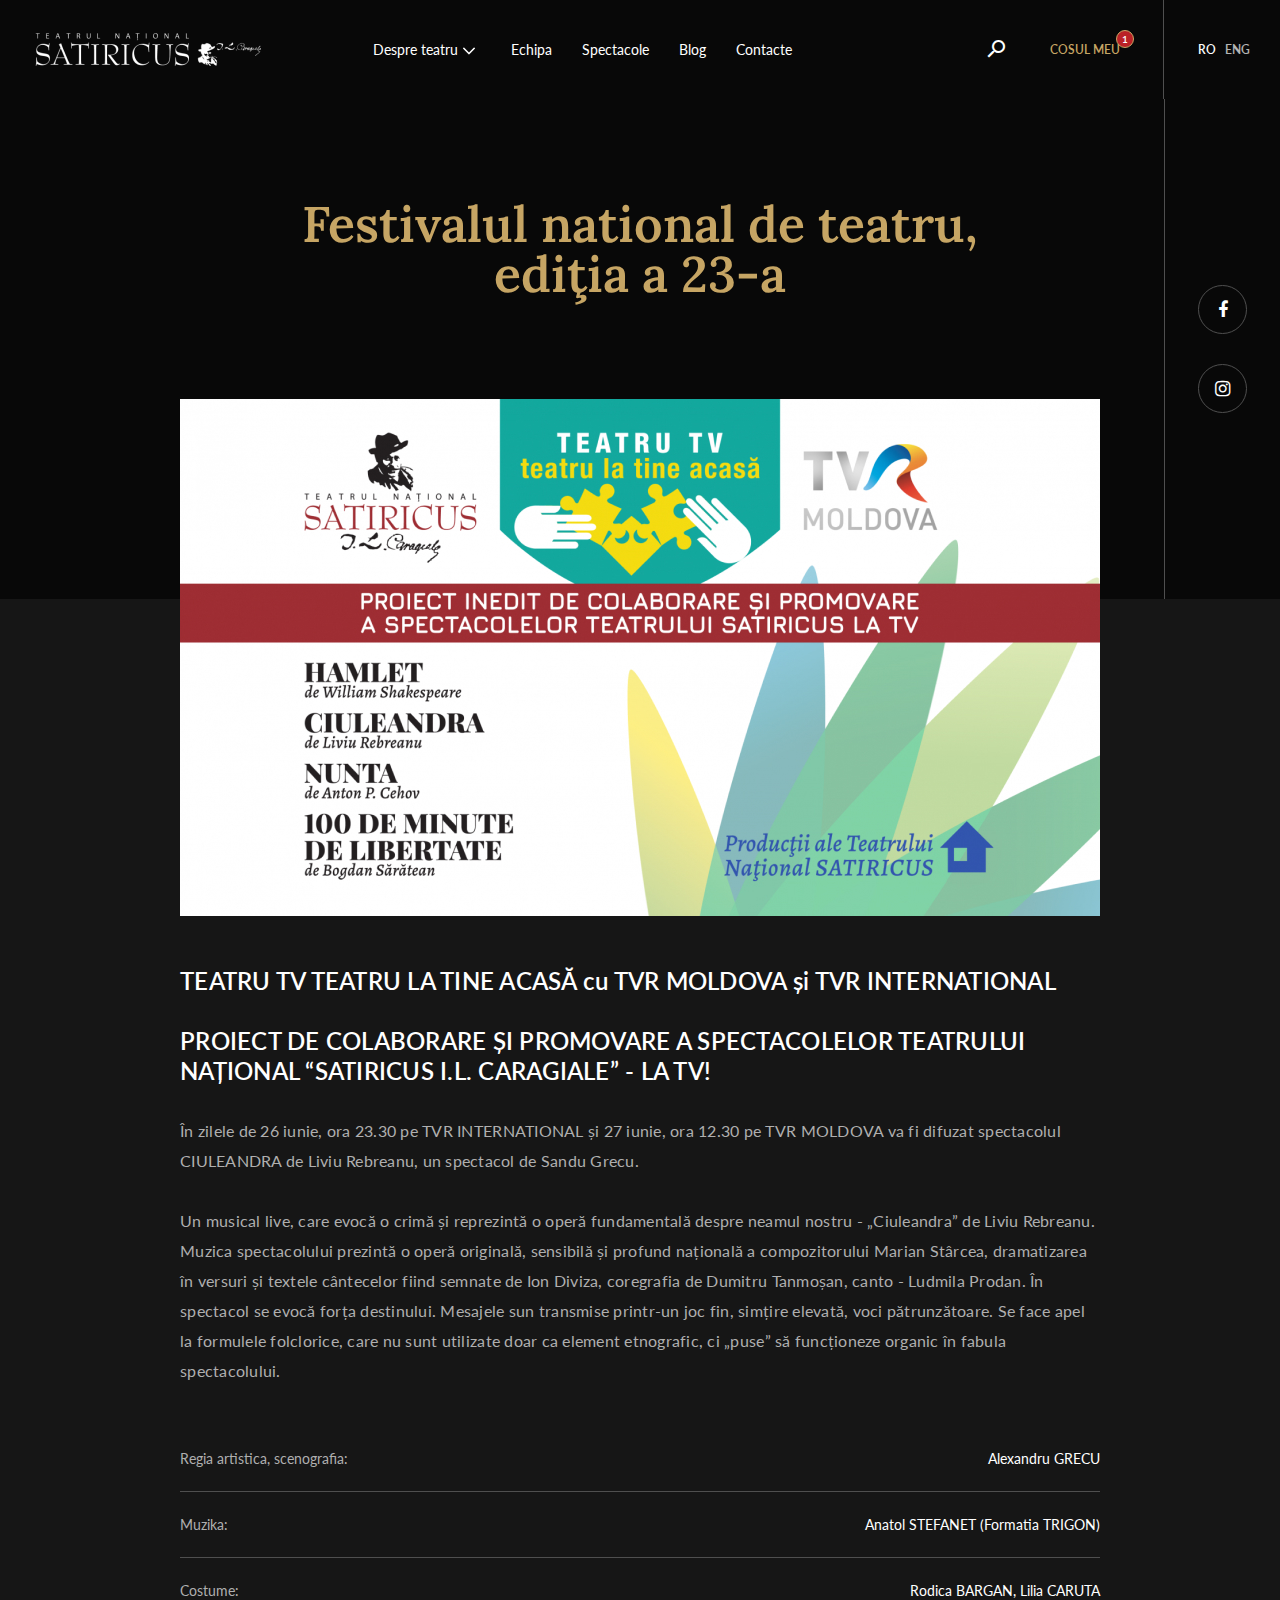
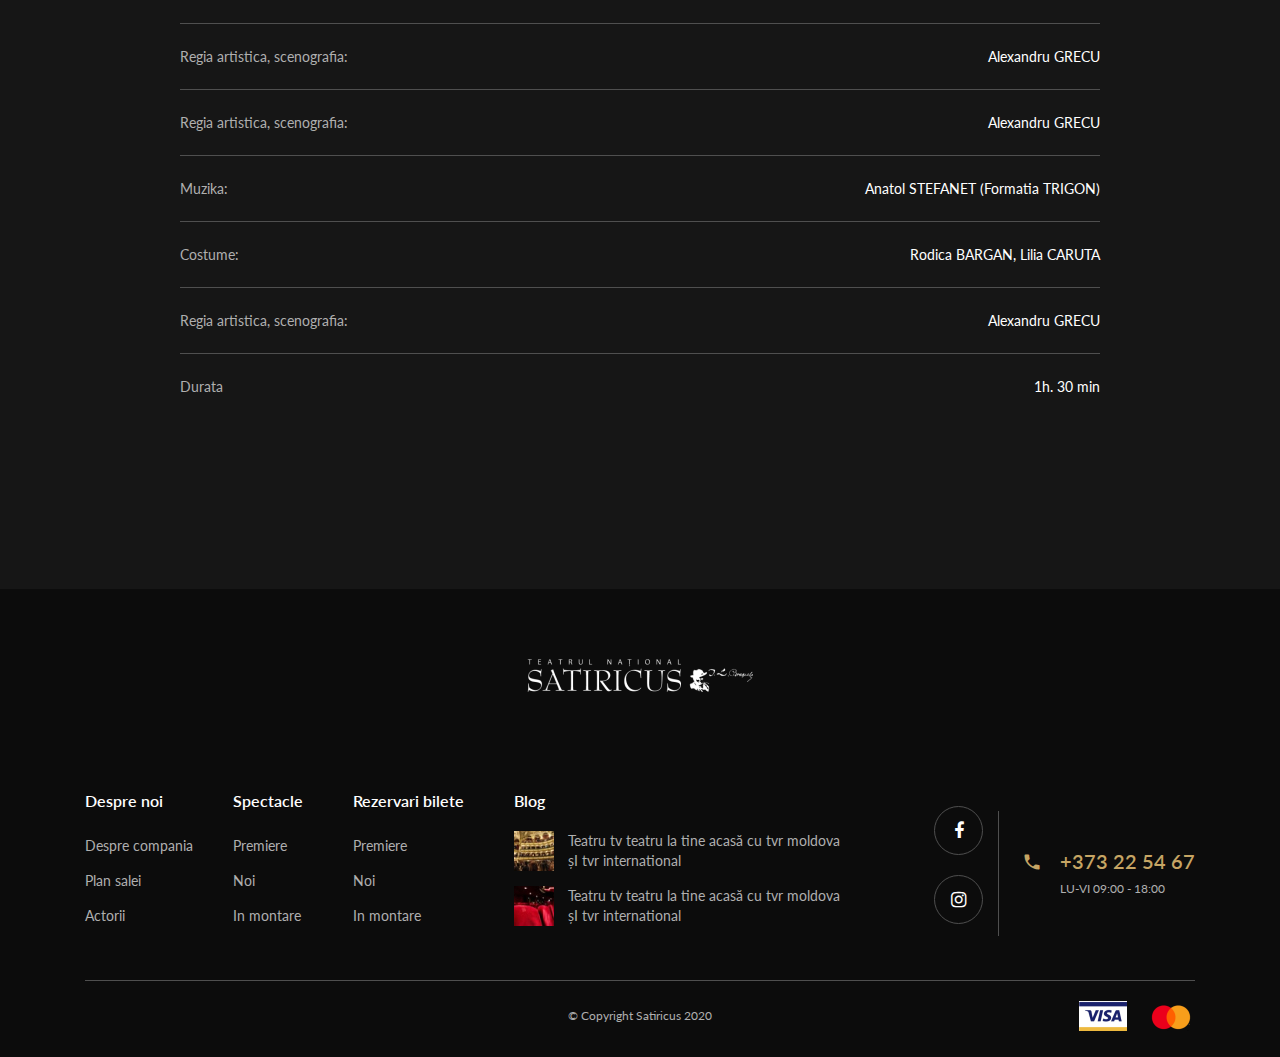
<file: blog-detail-v1.html>
<!DOCTYPE html>
<html lang="en">

<head>
  <meta charset="UTF-8">
  <meta name="viewport" content="width=device-width, initial-scale=1.0">
  <link rel="icon" href="./img/favicon.ico">
  <link rel="stylesheet" href="https://stackpath.bootstrapcdn.com/bootstrap/4.5.2/css/bootstrap.min.css">
  <link href="https://fonts.googleapis.com/icon?family=Material+Icons" rel="stylesheet">
  <link rel="stylesheet" href="https://stackpath.bootstrapcdn.com/font-awesome/4.7.0/css/font-awesome.min.css">
  <link
    href="https://fonts.googleapis.com/css2?family=Lato:ital,wght@0,300;0,400;0,700;0,900;1,300;1,400;1,700;1,900&display=swap"
    rel="stylesheet">
  <link href="https://fonts.googleapis.com/css2?family=Lora:wght@400;500;600;700&display=swap" rel="stylesheet">
  <link rel="stylesheet" href="./css/header.css">
  <link rel="stylesheet" href="./css/footer.css">
  <link rel="stylesheet" href="./css/layout.css">
  <link rel="stylesheet" href="./css/blog-detail.css">
  <title>Blog Detail</title>
</head>

<body>
  <header class="header header-black">
    <nav class="navbar navbar-expand-lg">
      <a class="navbar-brand" href="#">
        <img id="logo" src="./img/header-logo.png" alt="Satiricus">
      </a>
      <button class="navbar-toggler" type="button" data-toggle="collapse" data-target="#navbarNav"
        aria-controls="navbarNav" aria-expanded="false" aria-label="Toggle navigation">
        <span class="navbar-toggler-icon">
          <svg class="ham hamRotate ham8" viewBox="0 0 100 100" width="40" onclick="this.classList.toggle('active')">
            <path class="line top"
              d="m 30,33 h 40 c 3.722839,0 7.5,3.126468 7.5,8.578427 0,5.451959 -2.727029,8.421573 -7.5,8.421573 h -20" />
            <path class="line middle" d="m 30,50 h 40" />
            <path class="line bottom"
              d="m 70,67 h -40 c 0,0 -7.5,-0.802118 -7.5,-8.365747 0,-7.563629 7.5,-8.634253 7.5,-8.634253 h 20" />
          </svg>
        </span>
      </button>
      <div class="navbar-c">
        <ul class="navbar-nav collapse navbar-collapse" id="navbarNav">
          <li class="nav-item dropdown">
            <a class="nav-link dropdown-toggle" href="#" id="navbarDropdown" role="button" data-toggle="dropdown"
              aria-haspopup="true" aria-expanded="false">
              Despre teatru<svg aria-hidden="true" focusable="false" data-prefix="fal" data-icon="angle-down" role="img"
                xmlns="http://www.w3.org/2000/svg" viewBox="0 0 256 512" class="svg-inline--fa fa-angle-down">
                <path fill="currentColor"
                  d="M119.5 326.9L3.5 209.1c-4.7-4.7-4.7-12.3 0-17l7.1-7.1c4.7-4.7 12.3-4.7 17 0L128 287.3l100.4-102.2c4.7-4.7 12.3-4.7 17 0l7.1 7.1c4.7 4.7 4.7 12.3 0 17L136.5 327c-4.7 4.6-12.3 4.6-17-.1z"
                  class=""></path>
              </svg>
            </a>
            <div class="dropdown-menu" aria-labelledby="navbarDropdown">
              <a class="dropdown-item" href="#">Action</a>
              <a class="dropdown-item" href="#">Another action</a>
              <div class="dropdown-divider"></div>
              <a class="dropdown-item" href="#">Something else here</a>
            </div>
          </li>
          <li class="nav-item">
            <a class="nav-link" href="#">Echipa</a>
          </li>
          <li class="nav-item">
            <a class="nav-link" href="#">Spectacole</a>
          </li>
          <li class="nav-item">
            <a class="nav-link" href="#">Blog</a>
          </li>
          <li class="nav-item">
            <a class="nav-link" href="#">Contacte</a>
          </li>
          <li class="nav-item mob-lang">
            <a href="#" class="nav-link active">RO</a>
            <a href="#" class="nav-link">ENG</a>
          </li>
        </ul>
        <form class="form-inline my-2 my-lg-0">
          <input class="form-control mr-sm-2" id="header-search" type="search" placeholder="Search" aria-label="Search">
          <button class="btn my-2 my-sm-0" id="search-button"><span class="material-icons">search</span></button>
        </form>
        <a href="#" class="nav-link nav-link-gold d">
          COSUL MEU<span id="count">1</span>
        </a>
        <div class="lang">
          <a href="#" class="nav-link active">Ro</a>
          <a href="#" class="nav-link">Eng</a>
        </div>
      </div>
      <a href="#" class="nav-link nav-link-gold m">
        <img src="./img/mobile-cart.svg" alt="">
        <span id="count">1</span>
      </a>
    </nav>
  </header>
  <main class="main blog-detail">
    <div class="page-heading">
      <div class="heading-imgwr">
        <div class="bg"></div>
        <aside class="social-links">
          <a href="#" class="soc-link">
            <i class="fa fa-facebook-f"></i>
          </a>
          <a href="#" class="soc-link">
            <i class="fa fa-instagram"></i>
          </a>
        </aside>
      </div>
    </div>
    <div class="main-content">
      <div class="blog-detail-article d-flex">
        <h1 class="heading">
          Festivalul national de teatru, ediţia a 23-a
        </h1>
        <div class="article-imgwr">
          <img src="./img/blog-detail-img.jpg" alt="">
        </div>
        <p class="article-text article-text-bold">
          TEATRU TV TEATRU LA TINE ACASĂ cu TVR MOLDOVA și TVR INTERNATIONAL
        </p>
        <p class="article-text article-text-bold">
          PROIECT DE COLABORARE ȘI PROMOVARE A SPECTACOLELOR TEATRULUI NAȚIONAL “SATIRICUS I.L. CARAGIALE” - LA TV!
        </p>
        <p class="article-text">
          În zilele de 26 iunie, ora 23.30 pe TVR INTERNATIONAL și 27 iunie, ora 12.30 pe TVR MOLDOVA va fi difuzat
          spectacolul CIULEANDRA de Liviu Rebreanu, un spectacol de Sandu Grecu.
        </p>
        <p class="article-text">
          Un musical live, care evocă o crimă și reprezintă o operă fundamentală despre neamul nostru - „Ciuleandra” de
          Liviu Rebreanu. Muzica spectacolului prezintă o operă originală, sensibilă și profund națională a
          compozitorului Marian Stârcea, dramatizarea în versuri și textele cântecelor fiind semnate de Ion Diviza,
          coregrafia de Dumitru Tanmoșan, canto - Ludmila Prodan. În spectacol se evocă forța destinului. Mesajele sun
          transmise printr-un joc fin, simțire elevată, voci pătrunzătoare. Se face apel la formulele folclorice, care
          nu sunt utilizate doar ca element etnografic, ci „puse” să funcționeze organic în fabula spectacolului.
        </p>
      </div>
      <div class="blog-detail-spectacles d-flex">
        <div class="spectacles-row">
          <a href="#" class="spectacle-name">Regia artistica, scenografia:</a>
          <span class="spectacle-author">Alexandru GRECU</span>
        </div>
        <div class="spectacles-row">
          <a href="#" class="spectacle-name">Muzika:</a>
          <span class="spectacle-author">Anatol STEFANET (Formatia TRIGON)</span>
        </div>
        <div class="spectacles-row">
          <a href="#" class="spectacle-name">Costume:</a>
          <span class="spectacle-author">Rodica BARGAN, Lilia CARUTA</span>
        </div>
        <div class="spectacles-row">
          <a href="#" class="spectacle-name">Regia artistica, scenografia:</a>
          <span class="spectacle-author">Alexandru GRECU</span>
        </div>
        <div class="spectacles-row">
          <a href="#" class="spectacle-name">Regia artistica, scenografia:</a>
          <span class="spectacle-author">Alexandru GRECU</span>
        </div>
        <div class="spectacles-row">
          <a href="#" class="spectacle-name">Muzika:</a>
          <span class="spectacle-author">Anatol STEFANET (Formatia TRIGON)</span>
        </div>
        <div class="spectacles-row">
          <a href="#" class="spectacle-name">Costume:</a>
          <span class="spectacle-author">Rodica BARGAN, Lilia CARUTA</span>
        </div>
        <div class="spectacles-row">
          <a href="#" class="spectacle-name">Regia artistica, scenografia:</a>
          <span class="spectacle-author">Alexandru GRECU</span>
        </div>
        <div class="spectacles-row">
          <a href="#" class="spectacle-name">Durata</a>
          <span class="spectacle-author">1h. 30 min</span>
        </div>
      </div>
    </div>
  </main>
  <footer class="footer">
    <div class="footer-container">
      <div class="footer-imgwr">
        <img src="./img/header-logo.png" alt="Satiricus">
      </div>
      <div class="footer-nav">
        <ul class="footer-navlist">
          <li class="footer-item"><a href="#">Despre noi</a></li>
          <li class="footer-item"><a href="#">Despre compania</a></li>
          <li class="footer-item"><a href="#">Plan salei</a></li>
          <li class="footer-item"><a href="#">Actorii</a></li>
        </ul>
        <ul class="footer-navlist">
          <li class="footer-item"><a href="#">Spectacle</a></li>
          <li class="footer-item"><a href="#">Premiere</a></li>
          <li class="footer-item"><a href="#">Noi</a></li>
          <li class="footer-item"><a href="#">In montare</a></li>
        </ul>
        <ul class="footer-navlist">
          <li class="footer-item"><a href="#">Rezervari bilete</a></li>
          <li class="footer-item"><a href="#">Premiere</a></li>
          <li class="footer-item"><a href="#">Noi</a></li>
          <li class="footer-item"><a href="#">In montare</a></li>
        </ul>
        <ul class="footer-navlist" id="last">
          <li class="footer-item"><a href="#">Blog</a></li>
          <a class="footer-item"><img src="./img/footer-blog-img.jpg" alt="Blog image"><span>Teatru tv
              teatru la tine
              acasă cu tvr moldova șI tvr international</span>
          </a>
          <a class="footer-item"><img src="./img/footer-blog-img2.jpg" alt="Blog image"><span>Teatru tv
              teatru la tine
              acasă cu tvr moldova șI tvr international</span>
          </a>
        </ul>
        <div class="footer-contacts">
          <div class="social-links">
            <a href="#" class="soc-link">
              <i class="fa fa-facebook-f"></i>
            </a>
            <a href="#" class="soc-link">
              <i class="fa fa-instagram"></i>
            </a>
          </div>
          <div class="phone">
            <p class="phone-number"><span class="material-icons">call</span>+373 22 54 67</p>
            <p class="phone-time">LU-VI 09:00 - 18:00</p>
          </div>
        </div>
      </div>
      <div class="footer-c">
        <p class="copy">
          &copy; Copyright Satiricus 2020
        </p>
        <img src="./img/footer-visa.jpg" alt="Pay with VISA">
        <img src="./img/footer-mastercard.png" alt="Pay with MasterCard">
      </div>
    </div>
  </footer>
  <script src="https://code.jquery.com/jquery-3.5.1.min.js"
    integrity="sha256-9/aliU8dGd2tb6OSsuzixeV4y/faTqgFtohetphbbj0=" crossorigin="anonymous"></script>
  <script src="https://stackpath.bootstrapcdn.com/bootstrap/4.5.2/js/bootstrap.min.js"></script>
  <script src="./js/header.js"></script>
</body>

</html>
</file>
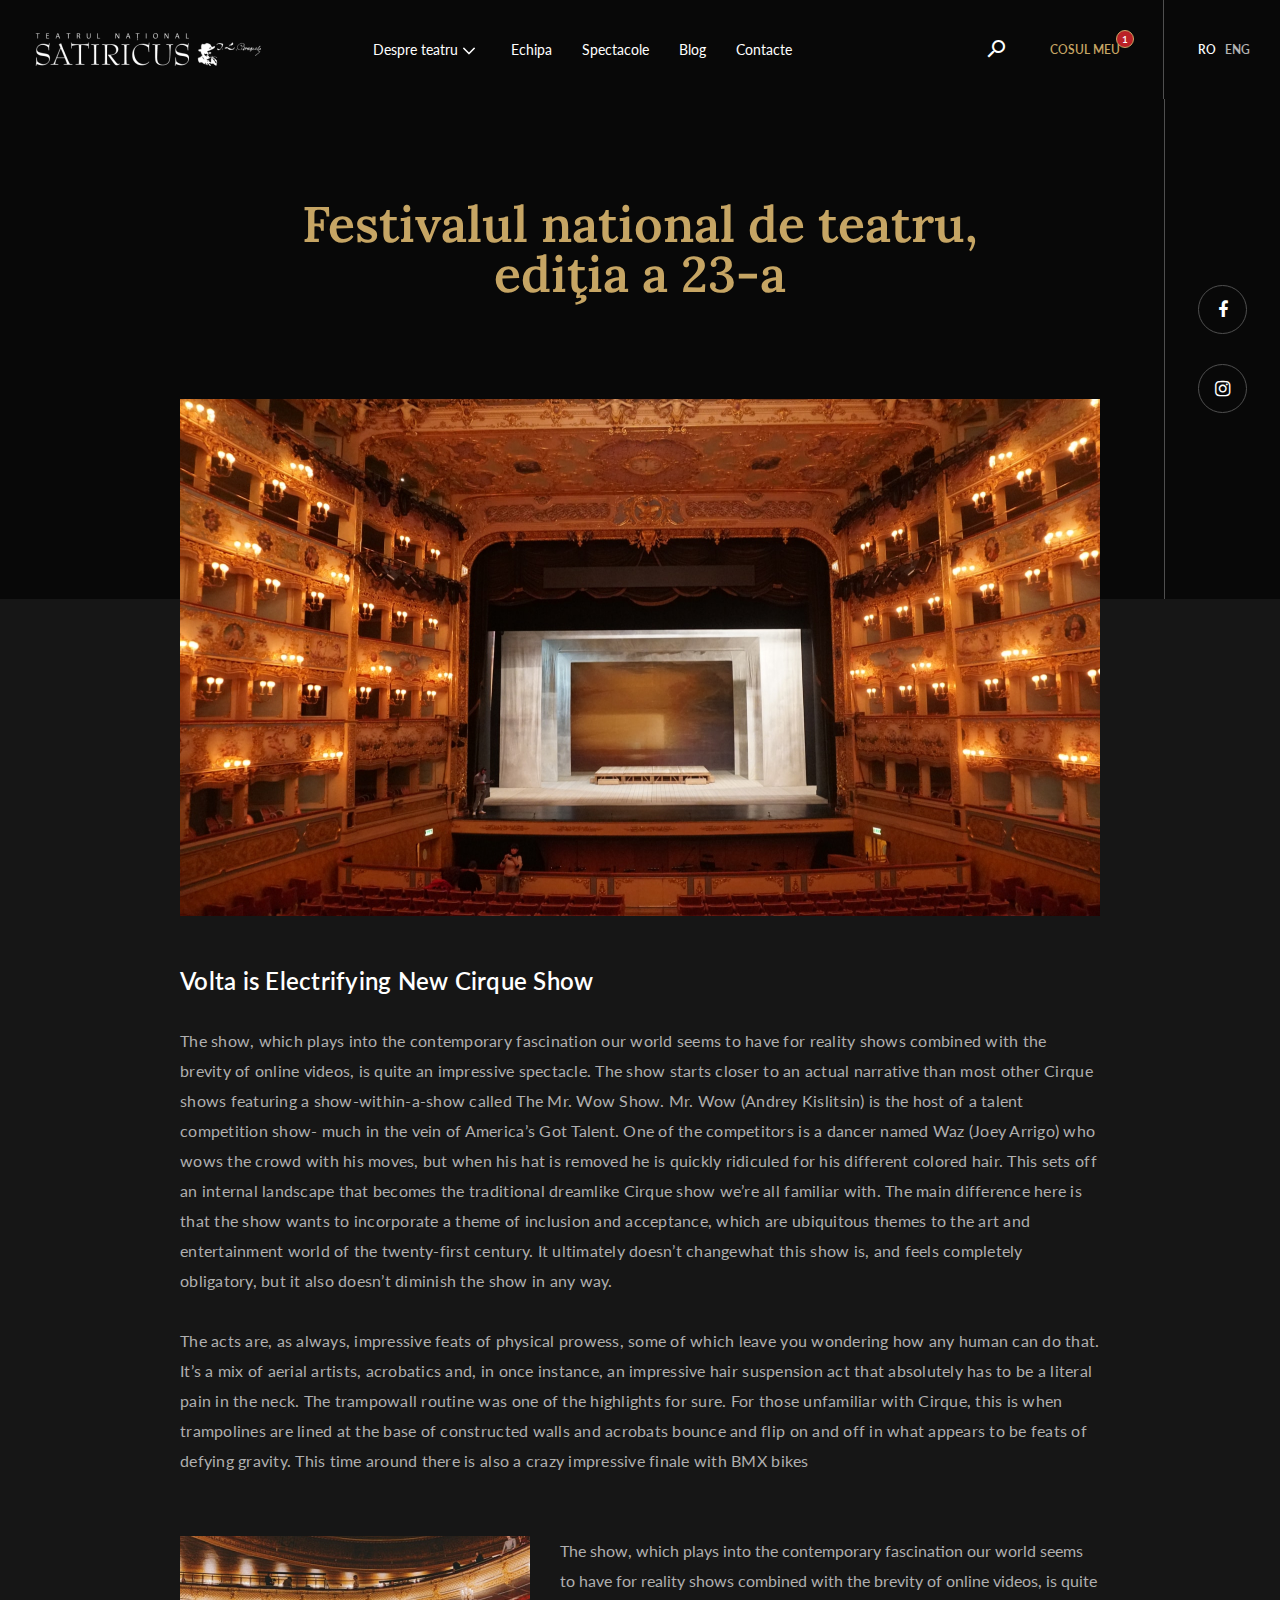
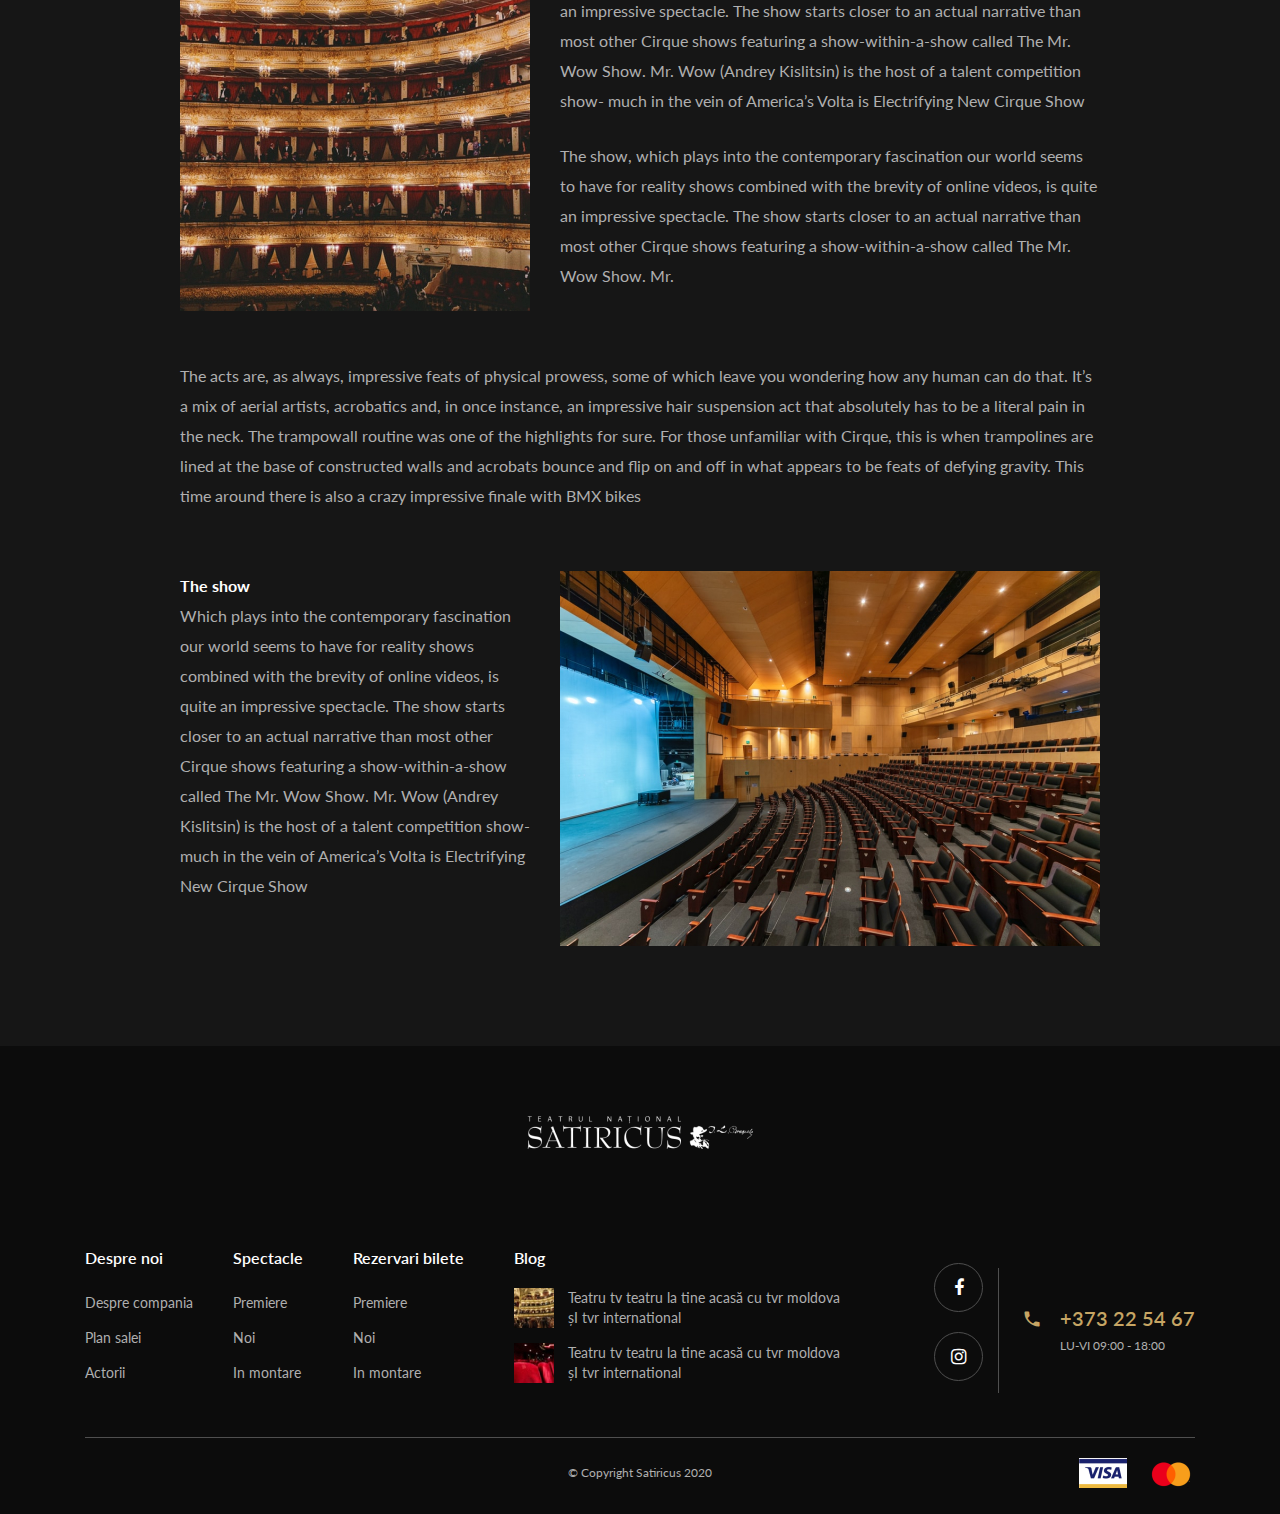
<file: blog-detail-v2.html>
<!DOCTYPE html>
<html lang="en">

<head>
  <meta charset="UTF-8">
  <meta name="viewport" content="width=device-width, initial-scale=1.0">
  <link rel="icon" href="./img/favicon.ico">
  <link rel="stylesheet" href="https://stackpath.bootstrapcdn.com/bootstrap/4.5.2/css/bootstrap.min.css">
  <link href="https://fonts.googleapis.com/icon?family=Material+Icons" rel="stylesheet">
  <link rel="stylesheet" href="https://stackpath.bootstrapcdn.com/font-awesome/4.7.0/css/font-awesome.min.css">
  <link
    href="https://fonts.googleapis.com/css2?family=Lato:ital,wght@0,300;0,400;0,700;0,900;1,300;1,400;1,700;1,900&display=swap"
    rel="stylesheet">
  <link href="https://fonts.googleapis.com/css2?family=Lora:wght@400;500;600;700&display=swap" rel="stylesheet">
  <link rel="stylesheet" href="./css/header.css">
  <link rel="stylesheet" href="./css/footer.css">
  <link rel="stylesheet" href="./css/layout.css">
  <link rel="stylesheet" href="./css/blog-detail.css">
  <title>Blog Detail</title>
</head>

<body>
  <header class="header header-black">
    <nav class="navbar navbar-expand-lg">
      <a class="navbar-brand" href="#">
        <img id="logo" src="./img/header-logo.png" alt="Satiricus">
      </a>
      <button class="navbar-toggler" type="button" data-toggle="collapse" data-target="#navbarNav"
        aria-controls="navbarNav" aria-expanded="false" aria-label="Toggle navigation">
        <span class="navbar-toggler-icon">
          <svg class="ham hamRotate ham8" viewBox="0 0 100 100" width="40" onclick="this.classList.toggle('active')">
            <path class="line top"
              d="m 30,33 h 40 c 3.722839,0 7.5,3.126468 7.5,8.578427 0,5.451959 -2.727029,8.421573 -7.5,8.421573 h -20" />
            <path class="line middle" d="m 30,50 h 40" />
            <path class="line bottom"
              d="m 70,67 h -40 c 0,0 -7.5,-0.802118 -7.5,-8.365747 0,-7.563629 7.5,-8.634253 7.5,-8.634253 h 20" />
          </svg>
        </span>
      </button>
      <div class="navbar-c">
        <ul class="navbar-nav collapse navbar-collapse" id="navbarNav">
          <li class="nav-item dropdown">
            <a class="nav-link dropdown-toggle" href="#" id="navbarDropdown" role="button" data-toggle="dropdown"
              aria-haspopup="true" aria-expanded="false">
              Despre teatru<svg aria-hidden="true" focusable="false" data-prefix="fal" data-icon="angle-down" role="img"
                xmlns="http://www.w3.org/2000/svg" viewBox="0 0 256 512" class="svg-inline--fa fa-angle-down">
                <path fill="currentColor"
                  d="M119.5 326.9L3.5 209.1c-4.7-4.7-4.7-12.3 0-17l7.1-7.1c4.7-4.7 12.3-4.7 17 0L128 287.3l100.4-102.2c4.7-4.7 12.3-4.7 17 0l7.1 7.1c4.7 4.7 4.7 12.3 0 17L136.5 327c-4.7 4.6-12.3 4.6-17-.1z"
                  class=""></path>
              </svg>
            </a>
            <div class="dropdown-menu" aria-labelledby="navbarDropdown">
              <a class="dropdown-item" href="#">Action</a>
              <a class="dropdown-item" href="#">Another action</a>
              <div class="dropdown-divider"></div>
              <a class="dropdown-item" href="#">Something else here</a>
            </div>
          </li>
          <li class="nav-item">
            <a class="nav-link" href="#">Echipa</a>
          </li>
          <li class="nav-item">
            <a class="nav-link" href="#">Spectacole</a>
          </li>
          <li class="nav-item">
            <a class="nav-link" href="#">Blog</a>
          </li>
          <li class="nav-item">
            <a class="nav-link" href="#">Contacte</a>
          </li>
          <li class="nav-item mob-lang">
            <a href="#" class="nav-link active">RO</a>
            <a href="#" class="nav-link">ENG</a>
          </li>
        </ul>
        <form class="form-inline my-2 my-lg-0">
          <input class="form-control mr-sm-2" id="header-search" type="search" placeholder="Search" aria-label="Search">
          <button class="btn my-2 my-sm-0" id="search-button"><span class="material-icons">search</span></button>
        </form>
        <a href="#" class="nav-link nav-link-gold d">
          COSUL MEU<span id="count">1</span>
        </a>
        <div class="lang">
          <a href="#" class="nav-link active">Ro</a>
          <a href="#" class="nav-link">Eng</a>
        </div>
      </div>
      <a href="#" class="nav-link nav-link-gold m">
        <img src="./img/mobile-cart.svg" alt="">
        <span id="count">1</span>
      </a>
    </nav>
  </header>
  <main class="main blog-detail">
    <div class="page-heading">
      <div class="heading-imgwr">
        <div class="bg"></div>
        <aside class="social-links">
          <a href="#" class="soc-link">
            <i class="fa fa-facebook-f"></i>
          </a>
          <a href="#" class="soc-link">
            <i class="fa fa-instagram"></i>
          </a>
        </aside>
      </div>
    </div>
    <div class="main-content">
      <div class="blog-detail-article d-flex">
        <h1 class="heading">
          Festivalul national de teatru, ediţia a 23-a
        </h1>
        <div class="article-imgwr">
          <img src="./img/blog-detail-img-2.jpg" alt="">
        </div>
        <p class="article-text article-text-bold">
          Volta is Electrifying New Cirque Show
        </p>
        <p class="article-text">
          The show, which plays into the contemporary fascination our world seems to have for reality shows combined
          with the brevity of online videos, is quite an impressive spectacle. The show starts closer to an actual
          narrative than most other Cirque shows featuring a show-within-a-show called The Mr. Wow Show. Mr. Wow (Andrey
          Kislitsin) is the host of a talent competition show- much in the vein of America’s Got Talent. One of the
          competitors is a dancer named Waz (Joey Arrigo) who wows the crowd with his moves, but when his hat is removed
          he is quickly ridiculed for his different colored hair. This sets off an internal landscape that becomes the
          traditional dreamlike Cirque show we’re all familiar with. The main difference here is that the show wants to
          incorporate a theme of inclusion and acceptance, which are ubiquitous themes to the art and entertainment
          world of the twenty-first century. It ultimately doesn’t changewhat this show is, and feels completely
          obligatory, but it also doesn’t diminish the show in any way.
        </p>
        <p class="article-text">
          The acts are, as always, impressive feats of physical prowess, some of which leave you wondering how any human
          can do that. It’s a mix of aerial artists, acrobatics and, in once instance, an impressive hair suspension act
          that absolutely has to be a literal pain in the neck. The trampowall routine was one of the highlights for
          sure. For those unfamiliar with Cirque, this is when trampolines are lined at the base of constructed walls
          and acrobats bounce and flip on and off in what appears to be feats of defying gravity. This time around there
          is also a crazy impressive finale with BMX bikes
        </p>
      </div>
      <div class="blog-detail-blocks">
        <div class="blog-detail-block block-img-first">
          <div class="block-text-wr pt-0">
            <p class="block-text">
              The show, which plays into the contemporary fascination our world seems to have for reality shows combined
              with the brevity of online videos, is quite an impressive spectacle. The show starts closer to an actual
              narrative than most other Cirque shows featuring a show-within-a-show called The Mr. Wow Show. Mr. Wow
              (Andrey Kislitsin) is the host of a talent competition show- much in the vein of America’s Volta is
              Electrifying New Cirque Show
            </p>
            <p class="block-text">
              The show, which plays into the contemporary fascination our world seems to have for reality shows combined
              with the brevity of online videos, is quite an impressive spectacle. The show starts closer to an actual
              narrative than most other Cirque shows featuring a show-within-a-show called The Mr. Wow Show. Mr.
            </p>
          </div>
          <div class="block-img-wr">
            <img src="./img/blog-detail-img-2-1.jpg" alt="">
          </div>
        </div>
        <div class="blog-detail-text-wr">
          <p class="block-text">
            The acts are, as always, impressive feats of physical prowess, some of which leave you wondering how any
            human can do that. It’s a mix of aerial artists, acrobatics and, in once instance, an impressive hair
            suspension act that absolutely has to be a literal pain in the neck. The trampowall routine was one of the
            highlights for sure. For those unfamiliar with Cirque, this is when trampolines are lined at the base of
            constructed walls and acrobats bounce and flip on and off in what appears to be feats of defying gravity.
            This time around there is also a crazy impressive finale with BMX bikes
          </p>
        </div>
        <div class="blog-detail-block">
          <div class="block-text-wr pt-0">
            <p class="block-text">
              <b>The show</b> <br> Which plays into the contemporary fascination our world seems to have for reality
              shows combined with the brevity of online videos, is quite an impressive spectacle. The show starts closer
              to an actual narrative than most other Cirque shows featuring a show-within-a-show called The Mr. Wow
              Show. Mr. Wow (Andrey Kislitsin) is the host of a talent competition show- much in the vein of America’s
              Volta is Electrifying New Cirque Show
            </p>
          </div>
          <div class="block-img-wr">
            <img src="./img/blog-detail-img-2-2.jpg" alt="">
          </div>
        </div>
      </div>
    </div>
  </main>
  <footer class="footer">
    <div class="footer-container">
      <div class="footer-imgwr">
        <img src="./img/header-logo.png" alt="Satiricus">
      </div>
      <div class="footer-nav">
        <ul class="footer-navlist">
          <li class="footer-item"><a href="#">Despre noi</a></li>
          <li class="footer-item"><a href="#">Despre compania</a></li>
          <li class="footer-item"><a href="#">Plan salei</a></li>
          <li class="footer-item"><a href="#">Actorii</a></li>
        </ul>
        <ul class="footer-navlist">
          <li class="footer-item"><a href="#">Spectacle</a></li>
          <li class="footer-item"><a href="#">Premiere</a></li>
          <li class="footer-item"><a href="#">Noi</a></li>
          <li class="footer-item"><a href="#">In montare</a></li>
        </ul>
        <ul class="footer-navlist">
          <li class="footer-item"><a href="#">Rezervari bilete</a></li>
          <li class="footer-item"><a href="#">Premiere</a></li>
          <li class="footer-item"><a href="#">Noi</a></li>
          <li class="footer-item"><a href="#">In montare</a></li>
        </ul>
        <ul class="footer-navlist" id="last">
          <li class="footer-item"><a href="#">Blog</a></li>
          <a class="footer-item"><img src="./img/footer-blog-img.jpg" alt="Blog image"><span>Teatru tv
              teatru la tine
              acasă cu tvr moldova șI tvr international</span>
          </a>
          <a class="footer-item"><img src="./img/footer-blog-img2.jpg" alt="Blog image"><span>Teatru tv
              teatru la tine
              acasă cu tvr moldova șI tvr international</span>
          </a>
        </ul>
        <div class="footer-contacts">
          <div class="social-links">
            <a href="#" class="soc-link">
              <i class="fa fa-facebook-f"></i>
            </a>
            <a href="#" class="soc-link">
              <i class="fa fa-instagram"></i>
            </a>
          </div>
          <div class="phone">
            <p class="phone-number"><span class="material-icons">call</span>+373 22 54 67</p>
            <p class="phone-time">LU-VI 09:00 - 18:00</p>
          </div>
        </div>
      </div>
      <div class="footer-c">
        <p class="copy">
          &copy; Copyright Satiricus 2020
        </p>
        <img src="./img/footer-visa.jpg" alt="Pay with VISA">
        <img src="./img/footer-mastercard.png" alt="Pay with MasterCard">
      </div>
    </div>
  </footer>
  <script src="https://code.jquery.com/jquery-3.5.1.min.js"
    integrity="sha256-9/aliU8dGd2tb6OSsuzixeV4y/faTqgFtohetphbbj0=" crossorigin="anonymous"></script>
  <script src="https://stackpath.bootstrapcdn.com/bootstrap/4.5.2/js/bootstrap.min.js"></script>
  <script src="./js/header.js"></script>
</body>

</html>
</file>
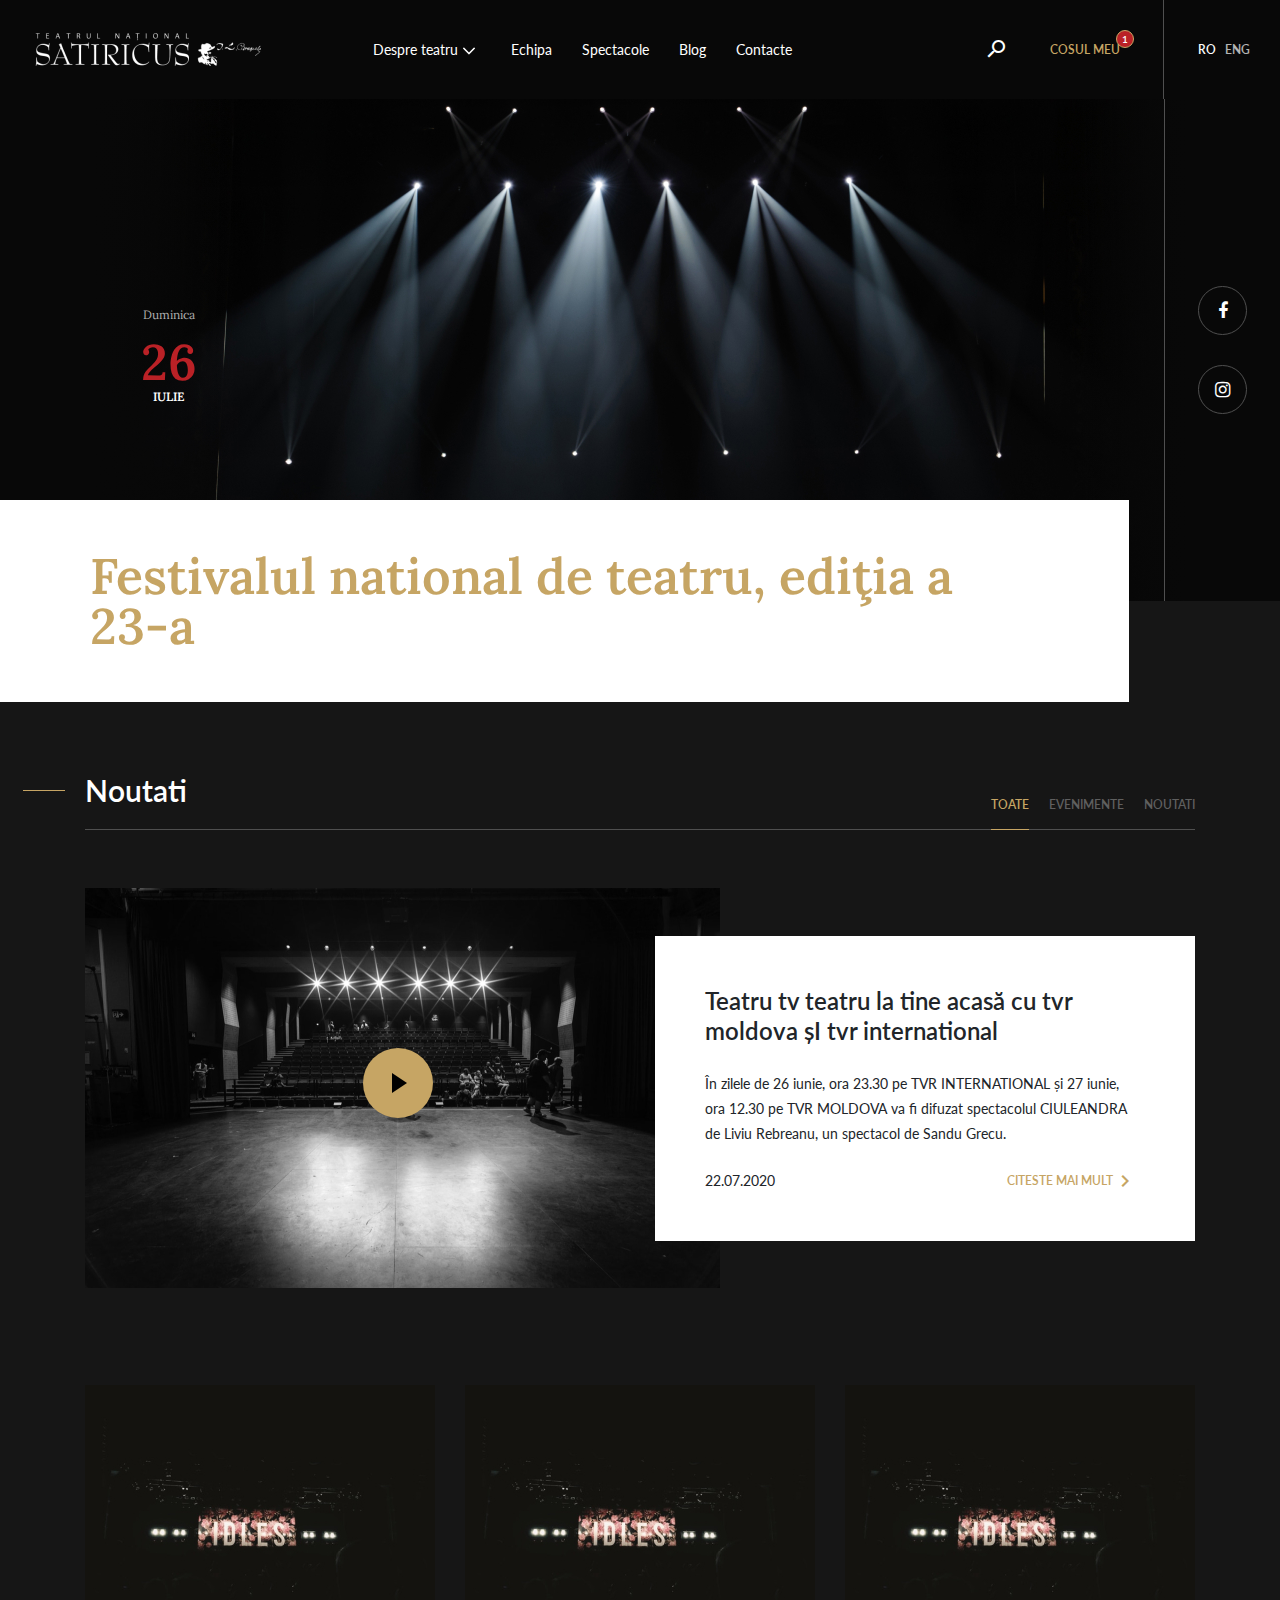
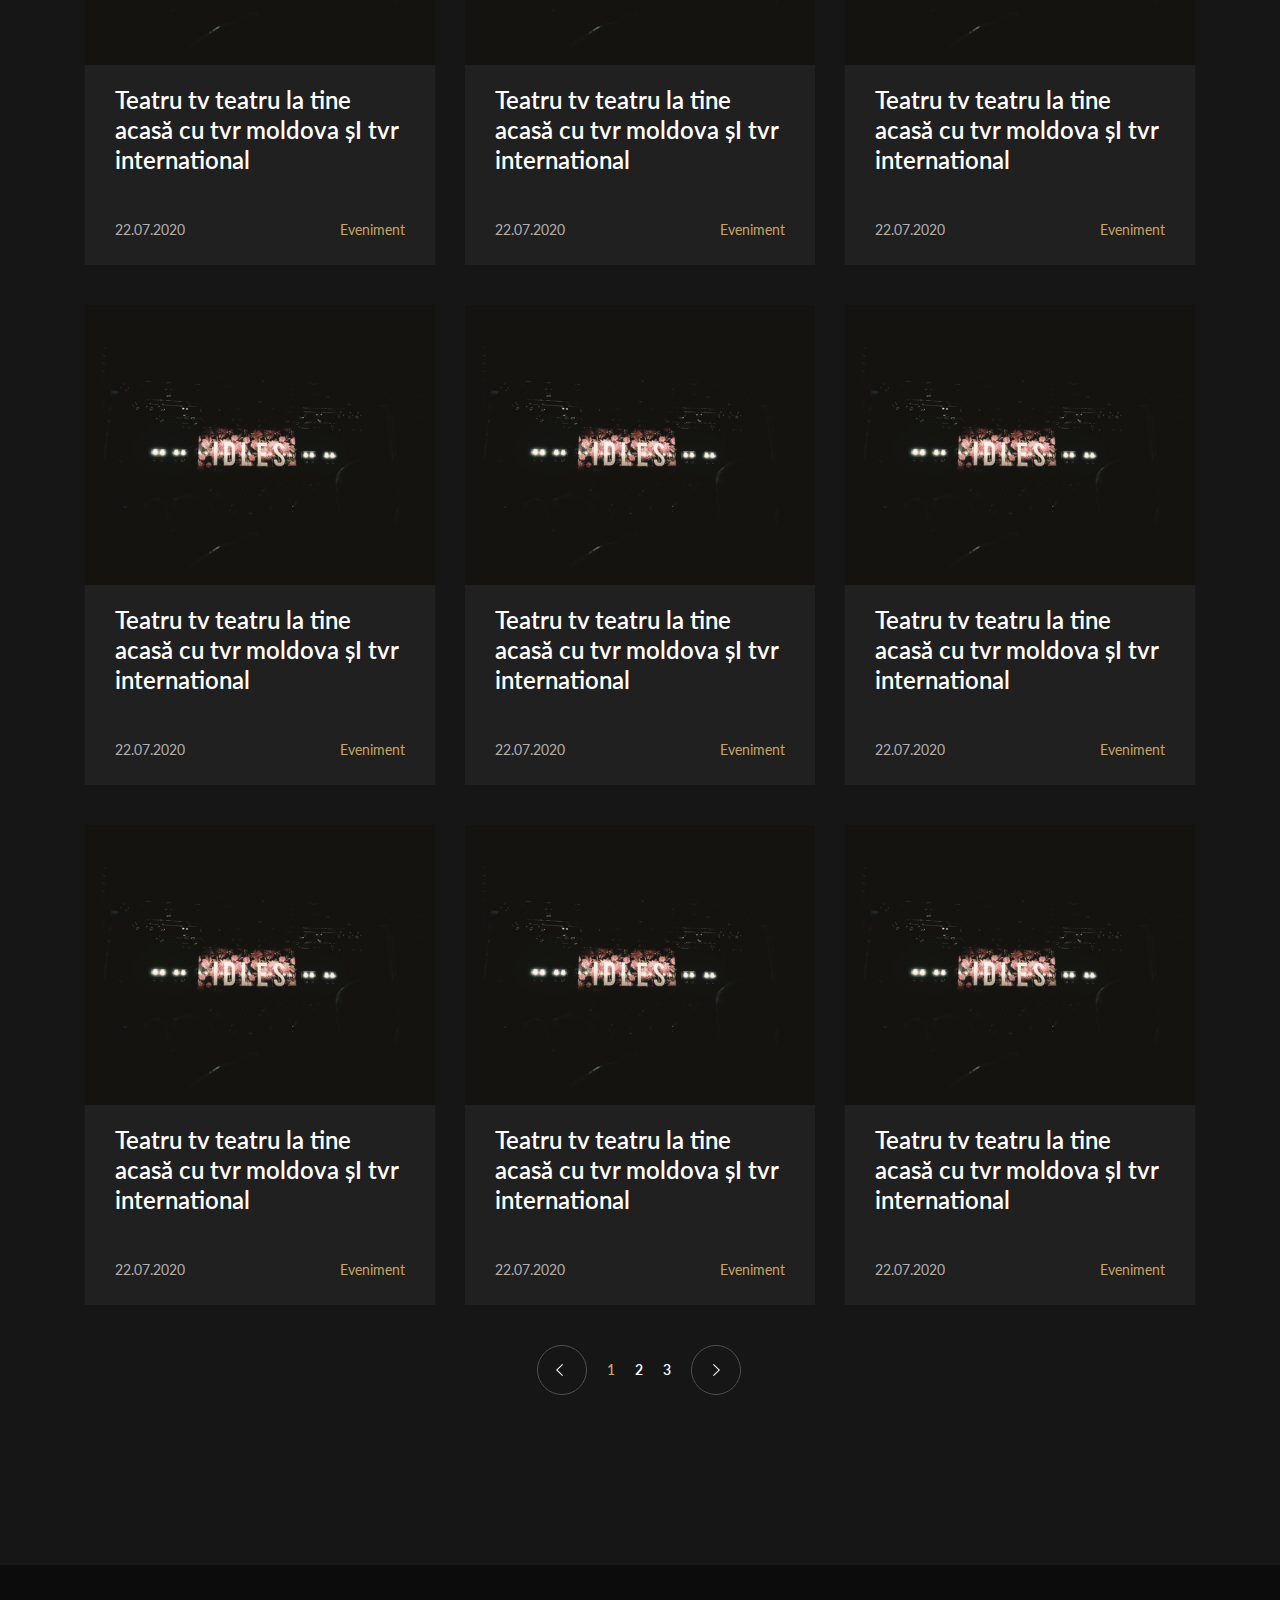
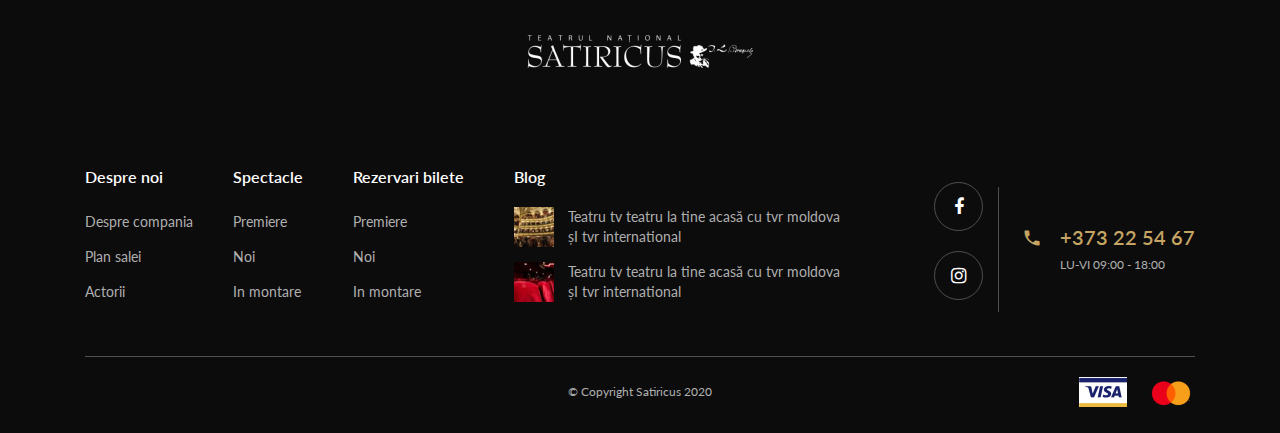
<file: blog.html>
<!DOCTYPE html>
<html lang="en">

<head>
  <meta charset="UTF-8">
  <meta name="viewport" content="width=device-width, initial-scale=1.0">
  <link rel="icon" href="./img/favicon.ico">
  <link rel="stylesheet" href="https://stackpath.bootstrapcdn.com/bootstrap/4.5.2/css/bootstrap.min.css">
  <link href="https://fonts.googleapis.com/icon?family=Material+Icons" rel="stylesheet">
  <link rel="stylesheet" href="https://stackpath.bootstrapcdn.com/font-awesome/4.7.0/css/font-awesome.min.css">
  <link
    href="https://fonts.googleapis.com/css2?family=Lato:ital,wght@0,300;0,400;0,700;0,900;1,300;1,400;1,700;1,900&display=swap"
    rel="stylesheet">
  <link href="https://fonts.googleapis.com/css2?family=Lora:wght@600&display=swap" rel="stylesheet">
  <link rel="stylesheet" href="./css/header.css">
  <link rel="stylesheet" href="./css/footer.css">
  <link rel="stylesheet" href="./css/layout.css">
  <link rel="stylesheet" href="./css/blog.css">
  <title>Blog</title>
</head>

<body>
  <header class="header header-black">
    <nav class="navbar navbar-expand-lg">
      <a class="navbar-brand" href="#">
        <img id="logo" src="./img/header-logo.png" alt="Satiricus">
      </a>
      <button class="navbar-toggler" type="button" data-toggle="collapse" data-target="#navbarNav"
        aria-controls="navbarNav" aria-expanded="false" aria-label="Toggle navigation">
        <span class="navbar-toggler-icon">
          <svg class="ham hamRotate ham8" viewBox="0 0 100 100" width="40" onclick="this.classList.toggle('active')">
            <path class="line top"
              d="m 30,33 h 40 c 3.722839,0 7.5,3.126468 7.5,8.578427 0,5.451959 -2.727029,8.421573 -7.5,8.421573 h -20" />
            <path class="line middle" d="m 30,50 h 40" />
            <path class="line bottom"
              d="m 70,67 h -40 c 0,0 -7.5,-0.802118 -7.5,-8.365747 0,-7.563629 7.5,-8.634253 7.5,-8.634253 h 20" />
          </svg>
        </span>
      </button>
      <div class="navbar-c">
        <ul class="navbar-nav collapse navbar-collapse" id="navbarNav">
          <li class="nav-item dropdown">
            <a class="nav-link dropdown-toggle" href="#" id="navbarDropdown" role="button" data-toggle="dropdown"
              aria-haspopup="true" aria-expanded="false">
              Despre teatru<svg aria-hidden="true" focusable="false" data-prefix="fal" data-icon="angle-down" role="img"
                xmlns="http://www.w3.org/2000/svg" viewBox="0 0 256 512" class="svg-inline--fa fa-angle-down">
                <path fill="currentColor"
                  d="M119.5 326.9L3.5 209.1c-4.7-4.7-4.7-12.3 0-17l7.1-7.1c4.7-4.7 12.3-4.7 17 0L128 287.3l100.4-102.2c4.7-4.7 12.3-4.7 17 0l7.1 7.1c4.7 4.7 4.7 12.3 0 17L136.5 327c-4.7 4.6-12.3 4.6-17-.1z"
                  class=""></path>
              </svg>
            </a>
            <div class="dropdown-menu" aria-labelledby="navbarDropdown">
              <a class="dropdown-item" href="#">Action</a>
              <a class="dropdown-item" href="#">Another action</a>
              <div class="dropdown-divider"></div>
              <a class="dropdown-item" href="#">Something else here</a>
            </div>
          </li>
          <li class="nav-item">
            <a class="nav-link" href="#">Echipa</a>
          </li>
          <li class="nav-item">
            <a class="nav-link" href="#">Spectacole</a>
          </li>
          <li class="nav-item">
            <a class="nav-link" href="#">Blog</a>
          </li>
          <li class="nav-item">
            <a class="nav-link" href="#">Contacte</a>
          </li>
          <li class="nav-item mob-lang">
            <a href="#" class="nav-link active">RO</a>
            <a href="#" class="nav-link">ENG</a>
          </li>
        </ul>
        <form class="form-inline my-2 my-lg-0">
          <input class="form-control mr-sm-2" id="header-search" type="search" placeholder="Search" aria-label="Search">
          <button class="btn my-2 my-sm-0" id="search-button"><span class="material-icons">search</span></button>
        </form>
        <a href="#" class="nav-link nav-link-gold d">
          COSUL MEU<span id="count">1</span>
        </a>
        <div class="lang">
          <a href="#" class="nav-link active">Ro</a>
          <a href="#" class="nav-link">Eng</a>
        </div>
      </div>
      <a href="#" class="nav-link nav-link-gold m">
        <img src="./img/mobile-cart.svg" alt="">
        <span id="count">1</span>
      </a>
    </nav>
  </header>
  <main class="main blog">
    <div class="page-heading">
      <div class="heading-imgwr">
        <div class="bg">
          <div class="heading-date">
            <p class="day">
              Duminica
            </p>
            <h2 class="num-day">
              26
            </h2>
            <p class="month">
              Iulie
            </p>
          </div>
        </div>
        <aside class="social-links">
          <a href="#" class="soc-link">
            <i class="fa fa-facebook-f"></i>
          </a>
          <a href="#" class="soc-link">
            <i class="fa fa-instagram"></i>
          </a>
        </aside>
      </div>
      <div class="heading-text">
        <h1 class="heading">Festivalul national de teatru, ediţia a 23-a</h1>
      </div>
    </div>
    <div class="main-content">
      <h2 class="form-heading">
        Noutati
      </h2>
      <p class="tabs">
        <a href="#" class="blog-link active">Toate</a>
        <a href="#" class="blog-link">Evenimente</a>
        <a href="#" class="blog-link">Noutati</a>
      </p>
      <div class="main-video-wr">
        <div class="video_wrapper video_wrapper_full js-videoWrapper">
          <iframe class="videoIframe js-videoIframe" src="" controls frameborder="0" allowTransparency="true"
            allowfullscreen
            data-src="https://www.youtube.com/embed/G4cJ4wviwS8?autoplay=1&modestbranding=1&rel=0&hl=ru&showinfo=0&color=white"></iframe>
          <button class="videoPoster js-videoPoster"></button>
        </div>
        <div class="video-description">
          <h4 class="video-heading">
            Teatru tv teatru la tine acasă cu tvr moldova șI tvr international
          </h4>
          <p class="video-text">
            În zilele de 26 iunie, ora 23.30 pe TVR INTERNATIONAL și 27 iunie, ora 12.30 pe TVR MOLDOVA va fi difuzat
            spectacolul CIULEANDRA de Liviu Rebreanu, un spectacol de Sandu Grecu.
          </p>
          <div class="description-footer">
            <span class="date">22.07.2020</span>
            <a href="#" class="video-link">citeste mai mult
              <span class="material-icons">navigate_next</span>
            </a>
          </div>
        </div>
      </div>
      <div class="main-cards-wr">
        <div class="card cards-card">
          <img class="card-img-top" src="./img/blog-cards-1.jpg" alt="Card image cap">
          <div class="card-body">
            <h5 class="card-title">
              Teatru tv teatru la tine acasă cu tvr moldova șI tvr international
            </h5>
            <p class="card-text">22.07.2020
              <a href="#" class="card-link">Eveniment</a>
            </p>
          </div>
        </div>
        <div class="card cards-card">
          <img class="card-img-top" src="./img/blog-cards-1.jpg" alt="Card image cap">
          <div class="card-body">
            <h5 class="card-title">
              Teatru tv teatru la tine acasă cu tvr moldova șI tvr international
            </h5>
            <p class="card-text">22.07.2020
              <a href="#" class="card-link">Eveniment</a>
            </p>
          </div>
        </div>
        <div class="card cards-card">
          <img class="card-img-top" src="./img/blog-cards-1.jpg" alt="Card image cap">
          <div class="card-body">
            <h5 class="card-title">
              Teatru tv teatru la tine acasă cu tvr moldova șI tvr international
            </h5>
            <p class="card-text">22.07.2020
              <a href="#" class="card-link">Eveniment</a>
            </p>
          </div>
        </div>
        <div class="card cards-card">
          <img class="card-img-top" src="./img/blog-cards-1.jpg" alt="Card image cap">
          <div class="card-body">
            <h5 class="card-title">
              Teatru tv teatru la tine acasă cu tvr moldova șI tvr international
            </h5>
            <p class="card-text">22.07.2020
              <a href="#" class="card-link">Eveniment</a>
            </p>
          </div>
        </div>
        <div class="card cards-card">
          <img class="card-img-top" src="./img/blog-cards-1.jpg" alt="Card image cap">
          <div class="card-body">
            <h5 class="card-title">
              Teatru tv teatru la tine acasă cu tvr moldova șI tvr international
            </h5>
            <p class="card-text">22.07.2020
              <a href="#" class="card-link">Eveniment</a>
            </p>
          </div>
        </div>
        <div class="card cards-card">
          <img class="card-img-top" src="./img/blog-cards-1.jpg" alt="Card image cap">
          <div class="card-body">
            <h5 class="card-title">
              Teatru tv teatru la tine acasă cu tvr moldova șI tvr international
            </h5>
            <p class="card-text">22.07.2020
              <a href="#" class="card-link">Eveniment</a>
            </p>
          </div>
        </div>
        <div class="card cards-card">
          <img class="card-img-top" src="./img/blog-cards-1.jpg" alt="Card image cap">
          <div class="card-body">
            <h5 class="card-title">
              Teatru tv teatru la tine acasă cu tvr moldova șI tvr international
            </h5>
            <p class="card-text">22.07.2020
              <a href="#" class="card-link">Eveniment</a>
            </p>
          </div>
        </div>
        <div class="card cards-card">
          <img class="card-img-top" src="./img/blog-cards-1.jpg" alt="Card image cap">
          <div class="card-body">
            <h5 class="card-title">
              Teatru tv teatru la tine acasă cu tvr moldova șI tvr international
            </h5>
            <p class="card-text">22.07.2020
              <a href="#" class="card-link">Eveniment</a>
            </p>
          </div>
        </div>
        <div class="card cards-card">
          <img class="card-img-top" src="./img/blog-cards-1.jpg" alt="Card image cap">
          <div class="card-body">
            <h5 class="card-title">
              Teatru tv teatru la tine acasă cu tvr moldova șI tvr international
            </h5>
            <p class="card-text">22.07.2020
              <a href="#" class="card-link">Eveniment</a>
            </p>
          </div>
        </div>
        <div class="cards-pagination">
          <span class="prev"></span>
          <span class="pagination-num active">1</span>
          <span class="pagination-num">2</span>
          <span class="pagination-num">3</span>
          <span class="next"></span>
        </div>
      </div>
    </div>
  </main>
  <footer class="footer">
    <div class="footer-container">
      <div class="footer-imgwr">
        <img src="./img/header-logo.png" alt="Satiricus">
      </div>
      <div class="footer-nav">
        <ul class="footer-navlist">
          <li class="footer-item"><a href="#">Despre noi</a></li>
          <li class="footer-item"><a href="#">Despre compania</a></li>
          <li class="footer-item"><a href="#">Plan salei</a></li>
          <li class="footer-item"><a href="#">Actorii</a></li>
        </ul>
        <ul class="footer-navlist">
          <li class="footer-item"><a href="#">Spectacle</a></li>
          <li class="footer-item"><a href="#">Premiere</a></li>
          <li class="footer-item"><a href="#">Noi</a></li>
          <li class="footer-item"><a href="#">In montare</a></li>
        </ul>
        <ul class="footer-navlist">
          <li class="footer-item"><a href="#">Rezervari bilete</a></li>
          <li class="footer-item"><a href="#">Premiere</a></li>
          <li class="footer-item"><a href="#">Noi</a></li>
          <li class="footer-item"><a href="#">In montare</a></li>
        </ul>
        <ul class="footer-navlist" id="last">
          <li class="footer-item"><a href="#">Blog</a></li>
          <a class="footer-item"><img src="./img/footer-blog-img.jpg" alt="Blog image"><span>Teatru tv
              teatru la tine
              acasă cu tvr moldova șI tvr international</span>
          </a>
          <a class="footer-item"><img src="./img/footer-blog-img2.jpg" alt="Blog image"><span>Teatru tv
              teatru la tine
              acasă cu tvr moldova șI tvr international</span>
          </a>
        </ul>
        <div class="footer-contacts">
          <div class="social-links">
            <a href="#" class="soc-link">
              <i class="fa fa-facebook-f"></i>
            </a>
            <a href="#" class="soc-link">
              <i class="fa fa-instagram"></i>
            </a>
          </div>
          <div class="phone">
            <p class="phone-number"><span class="material-icons">call</span>+373 22 54 67</p>
            <p class="phone-time">LU-VI 09:00 - 18:00</p>
          </div>
        </div>
      </div>
      <div class="footer-c">
        <p class="copy">
          &copy; Copyright Satiricus 2020
        </p>
        <img src="./img/footer-visa.jpg" alt="Pay with VISA">
        <img src="./img/footer-mastercard.png" alt="Pay with MasterCard">
      </div>
    </div>
  </footer>
  <script src="https://code.jquery.com/jquery-3.5.1.min.js"
    integrity="sha256-9/aliU8dGd2tb6OSsuzixeV4y/faTqgFtohetphbbj0=" crossorigin="anonymous"></script>
  <script src="https://stackpath.bootstrapcdn.com/bootstrap/4.5.2/js/bootstrap.min.js"></script>
  <script src="./js/header.js"></script>
  <script src="./js/video.js"></script>
</body>

</html>
</file>
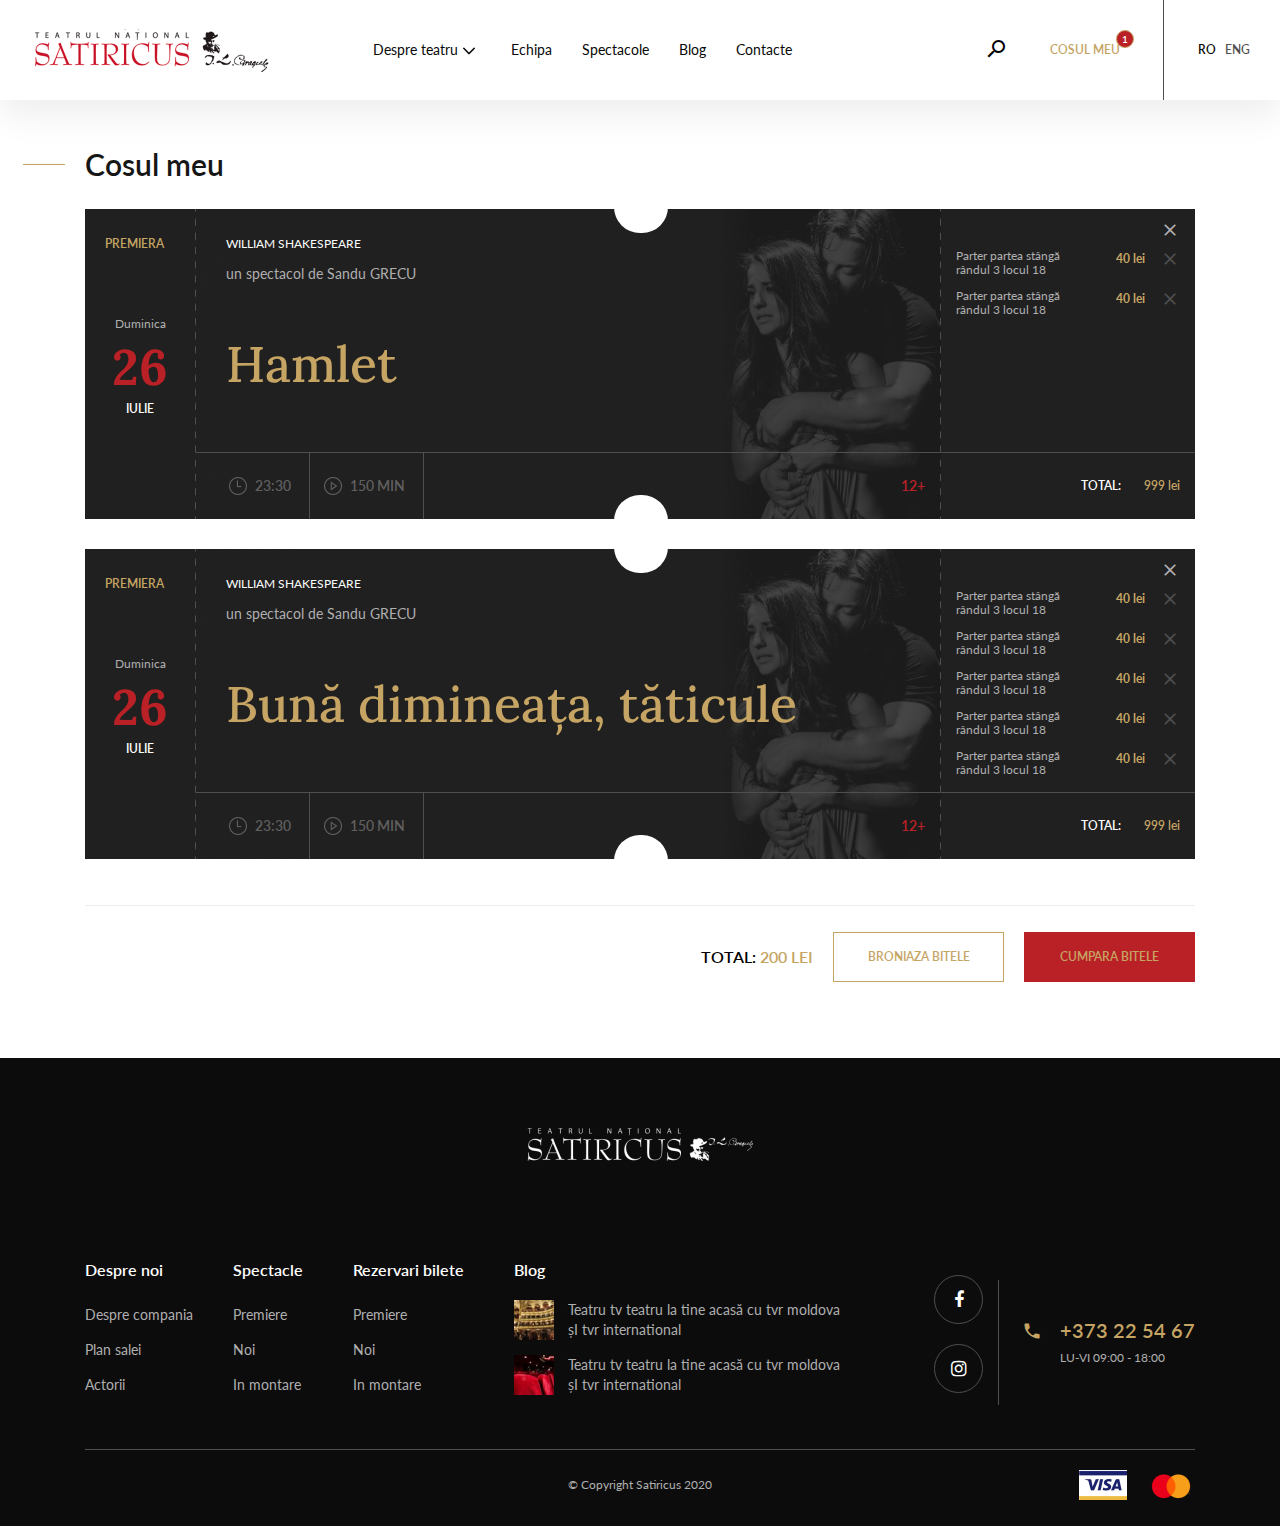
<file: cart.html>
<!DOCTYPE html>
<html lang="en">

<head>
  <meta charset="UTF-8">
  <meta name="viewport" content="width=device-width, initial-scale=1.0">
  <link rel="icon" href="./img/favicon.ico">
  <link rel="stylesheet" href="https://stackpath.bootstrapcdn.com/bootstrap/4.5.2/css/bootstrap.min.css">
  <link href="https://fonts.googleapis.com/icon?family=Material+Icons" rel="stylesheet">
  <link rel="stylesheet" href="https://stackpath.bootstrapcdn.com/font-awesome/4.7.0/css/font-awesome.min.css">
  <link
    href="https://fonts.googleapis.com/css2?family=Lato:ital,wght@0,300;0,400;0,700;0,900;1,300;1,400;1,700;1,900&display=swap"
    rel="stylesheet">
  <link href="https://fonts.googleapis.com/css2?family=Lora:wght@600&display=swap" rel="stylesheet">
  <link rel="stylesheet" href="./css/header.css">
  <link rel="stylesheet" href="./css/footer.css">
  <link rel="stylesheet" href="./css/layout.css">
  <link rel="stylesheet" href="./css/cart.css">
  <title>Colus meu</title>
</head>

<body>
  <header class="header header-white">
    <nav class="navbar navbar-expand-lg">
      <a class="navbar-brand" href="#">
        <img id="logo" src="./img/header-logo.png" alt="Satiricus">
      </a>
      <button class="navbar-toggler" type="button" data-toggle="collapse" data-target="#navbarNav"
        aria-controls="navbarNav" aria-expanded="false" aria-label="Toggle navigation">
        <span class="navbar-toggler-icon">
          <svg class="ham hamRotate ham8" viewBox="0 0 100 100" width="40" onclick="this.classList.toggle('active')">
            <path class="line top"
              d="m 30,33 h 40 c 3.722839,0 7.5,3.126468 7.5,8.578427 0,5.451959 -2.727029,8.421573 -7.5,8.421573 h -20" />
            <path class="line middle" d="m 30,50 h 40" />
            <path class="line bottom"
              d="m 70,67 h -40 c 0,0 -7.5,-0.802118 -7.5,-8.365747 0,-7.563629 7.5,-8.634253 7.5,-8.634253 h 20" />
          </svg>
        </span>
      </button>
      <div class="navbar-c">
        <ul class="navbar-nav collapse navbar-collapse" id="navbarNav">
          <li class="nav-item dropdown">
            <a class="nav-link dropdown-toggle" href="#" id="navbarDropdown" role="button" data-toggle="dropdown"
              aria-haspopup="true" aria-expanded="false">
              Despre teatru<svg aria-hidden="true" focusable="false" data-prefix="fal" data-icon="angle-down" role="img"
                xmlns="http://www.w3.org/2000/svg" viewBox="0 0 256 512" class="svg-inline--fa fa-angle-down">
                <path fill="currentColor"
                  d="M119.5 326.9L3.5 209.1c-4.7-4.7-4.7-12.3 0-17l7.1-7.1c4.7-4.7 12.3-4.7 17 0L128 287.3l100.4-102.2c4.7-4.7 12.3-4.7 17 0l7.1 7.1c4.7 4.7 4.7 12.3 0 17L136.5 327c-4.7 4.6-12.3 4.6-17-.1z"
                  class=""></path>
              </svg>
            </a>
            <div class="dropdown-menu" aria-labelledby="navbarDropdown">
              <a class="dropdown-item" href="#">Action</a>
              <a class="dropdown-item" href="#">Another action</a>
              <div class="dropdown-divider"></div>
              <a class="dropdown-item" href="#">Something else here</a>
            </div>
          </li>
          <li class="nav-item">
            <a class="nav-link" href="#">Echipa</a>
          </li>
          <li class="nav-item">
            <a class="nav-link" href="#">Spectacole</a>
          </li>
          <li class="nav-item">
            <a class="nav-link" href="#">Blog</a>
          </li>
          <li class="nav-item">
            <a class="nav-link" href="#">Contacte</a>
          </li>
          <li class="nav-item mob-lang">
            <a href="#" class="nav-link active">RO</a>
            <a href="#" class="nav-link">ENG</a>
          </li>
        </ul>
        <form class="form-inline my-2 my-lg-0">
          <input class="form-control mr-sm-2" id="header-search" type="search" placeholder="Search" aria-label="Search">
          <button class="btn my-2 my-sm-0" id="search-button"><span class="material-icons">search</span></button>
        </form>
        <a href="#" class="nav-link nav-link-gold d">
          COSUL MEU<span id="count">1</span>
        </a>
        <div class="lang">
          <a href="#" class="nav-link active">Ro</a>
          <a href="#" class="nav-link">Eng</a>
        </div>
      </div>
      <a href="#" class="nav-link nav-link-gold m">
        <img src="./img/mobile-cart.svg" alt="">
        <span id="count">1</span>
      </a>
    </nav>
  </header>
  <main class="main cart">
    <div class="main-content">
      <div class="d-flex content-wr">
        <h2 class="form-heading">
          Cosul meu
        </h2>
        <div class="cart-tickets d-flex">
          <div class="cart-ticket d-flex">
            <div class="circle circle-bottom"></div>
            <div class="circle circle-top"></div>
            <div class="col-date premiera d-flex">
              <p class="premiera-text">
                Premiera
              </p>
              <div class="heading-date">
                <p class="m-age">12+</p>
                <p class="day">Duminica</p>
                <h4 class="num-day">26</h4>
                <p class="month">Iulie</p>
              </div>
            </div>
            <div class="col-content d-flex">
              <div class="heading-title">
                <p class="title-author">William Shakespeare</p>
                <p class="title-group">un spectacol de Sandu GRECU</p>
                <h3 class="title-name">Hamlet</h3>
              </div>
              <div class="ticket-info">
                <div class="info-time">
                  <span class="info-text">23:30</span>
                </div>
                <div class="info-duration">
                  <span class="info-text">150 MIN</span>
                </div>
                <div class="info-age">
                  <span class="info-text">12+</span>
                  <span class="info-sala">SALA MARE</span>
                </div>
              </div>
            </div>
            <div class="col-tickets d-flex">
              <div class="tickets-wr">
                <div class="cancel-wr">
                  <span class="material-icons delete cancel">close</span>
                </div>
                <p class="tickets-ticket">
                  <span class="place">Parter partea stângă rândul 3 locul 18</span>
                  <span class="cost">40 lei</span>
                  <span class="material-icons delete">close</span>
                </p>
                <p class="tickets-ticket">
                  <span class="place">Parter partea stângă rândul 3 locul 18</span>
                  <span class="cost">40 lei</span>
                  <span class="material-icons delete">close</span>
                </p>
              </div>
              <div class="tickets-total">
                <p class="total-text">
                  TOTAL: <span class="total-num">999 lei</span>
                </p>
              </div>
            </div>
          </div>
          <div class="cart-ticket d-flex">
            <div class="circle circle-bottom"></div>
            <div class="circle circle-top"></div>
            <div class="col-date premiera d-flex">
              <p class="premiera-text">
                Premiera
              </p>
              <div class="heading-date">
                <p class="m-age">12+</p>
                <p class="day">Duminica</p>
                <h4 class="num-day">26</h4>
                <p class="month">Iulie</p>
              </div>
            </div>
            <div class="col-content d-flex">
              <div class="heading-title">
                <p class="title-author">William Shakespeare</p>
                <p class="title-group">un spectacol de Sandu GRECU</p>
                <h3 class="title-name">Bună dimineața, tăticule</h3>
              </div>
              <div class="ticket-info">
                <div class="info-time">
                  <span class="info-text">23:30</span>
                </div>
                <div class="info-duration">
                  <span class="info-text">150 MIN</span>
                </div>
                <div class="info-age">
                  <span class="info-text">12+</span>
                  <span class="info-sala">SALA MARE</span>
                </div>
              </div>
            </div>
            <div class="col-tickets d-flex">
              <div class="tickets-wr">
                <div class="cancel-wr">
                  <span class="material-icons delete cancel">close</span>
                </div>
                <p class="tickets-ticket">
                  <span class="place">Parter partea stângă rândul 3 locul 18</span>
                  <span class="cost">40 lei</span>
                  <span class="material-icons delete">close</span>
                </p>
                <p class="tickets-ticket">
                  <span class="place">Parter partea stângă rândul 3 locul 18</span>
                  <span class="cost">40 lei</span>
                  <span class="material-icons delete">close</span>
                </p>
                <p class="tickets-ticket">
                  <span class="place">Parter partea stângă rândul 3 locul 18</span>
                  <span class="cost">40 lei</span>
                  <span class="material-icons delete">close</span>
                </p>
                <p class="tickets-ticket">
                  <span class="place">Parter partea stângă rândul 3 locul 18</span>
                  <span class="cost">40 lei</span>
                  <span class="material-icons delete">close</span>
                </p>
                <p class="tickets-ticket">
                  <span class="place">Parter partea stângă rândul 3 locul 18</span>
                  <span class="cost">40 lei</span>
                  <span class="material-icons delete">close</span>
                </p>
                <p class="tickets-ticket">
                  <span class="place">Parter partea stângă rândul 3 locul 18</span>
                  <span class="cost">40 lei</span>
                  <span class="material-icons delete">close</span>
                </p>
                <p class="tickets-ticket">
                  <span class="place">Parter partea stângă rândul 3 locul 18</span>
                  <span class="cost">40 lei</span>
                  <span class="material-icons delete">close</span>
                </p>
                <p class="tickets-ticket">
                  <span class="place">Parter partea stângă rândul 3 locul 18</span>
                  <span class="cost">40 lei</span>
                  <span class="material-icons delete">close</span>
                </p>
                <p class="tickets-ticket">
                  <span class="place">Parter partea stângă rândul 3 locul 18</span>
                  <span class="cost">40 lei</span>
                  <span class="material-icons delete">close</span>
                </p>
              </div>
              <div class="tickets-total">
                <p class="total-text">
                  TOTAL: <span class="total-num">999 lei</span>
                </p>
              </div>
            </div>
          </div>
        </div>
      </div>
      <div class="confirm-wr">
        <div class="confirm">
          <p class="total-price">
            Total: <span class="total-num">200 LEI</span>
          </p>
          <button class="bt book-btn">
            <a href="/" class="home-link">
              Broniaza bitele
            </a>
          </button>
          <button class="bt home-btn">
            <a class="home-link" href="/">Cumpara bitele</a>
          </button>
        </div>
      </div>
    </div>
  </main>
  <footer class="footer">
    <div class="footer-container">
      <div class="footer-imgwr">
        <img src="./img/header-logo.png" alt="Satiricus">
      </div>
      <div class="footer-nav">
        <ul class="footer-navlist">
          <li class="footer-item"><a href="#">Despre noi</a></li>
          <li class="footer-item"><a href="#">Despre compania</a></li>
          <li class="footer-item"><a href="#">Plan salei</a></li>
          <li class="footer-item"><a href="#">Actorii</a></li>
        </ul>
        <ul class="footer-navlist">
          <li class="footer-item"><a href="#">Spectacle</a></li>
          <li class="footer-item"><a href="#">Premiere</a></li>
          <li class="footer-item"><a href="#">Noi</a></li>
          <li class="footer-item"><a href="#">In montare</a></li>
        </ul>
        <ul class="footer-navlist">
          <li class="footer-item"><a href="#">Rezervari bilete</a></li>
          <li class="footer-item"><a href="#">Premiere</a></li>
          <li class="footer-item"><a href="#">Noi</a></li>
          <li class="footer-item"><a href="#">In montare</a></li>
        </ul>
        <ul class="footer-navlist" id="last">
          <li class="footer-item"><a href="#">Blog</a></li>
          <a class="footer-item"><img src="./img/footer-blog-img.jpg" alt="Blog image"><span>Teatru tv
              teatru la tine
              acasă cu tvr moldova șI tvr international</span>
          </a>
          <a class="footer-item"><img src="./img/footer-blog-img2.jpg" alt="Blog image"><span>Teatru tv
              teatru la tine
              acasă cu tvr moldova șI tvr international</span>
          </a>
        </ul>
        <div class="footer-contacts">
          <div class="social-links">
            <a href="#" class="soc-link">
              <i class="fa fa-facebook-f"></i>
            </a>
            <a href="#" class="soc-link">
              <i class="fa fa-instagram"></i>
            </a>
          </div>
          <div class="phone">
            <p class="phone-number"><span class="material-icons">call</span>+373 22 54 67</p>
            <p class="phone-time">LU-VI 09:00 - 18:00</p>
          </div>
        </div>
      </div>
      <div class="footer-c">
        <p class="copy">
          &copy; Copyright Satiricus 2020
        </p>
        <img src="./img/footer-visa.jpg" alt="Pay with VISA">
        <img src="./img/footer-mastercard.png" alt="Pay with MasterCard">
      </div>
    </div>
  </footer>
  <script src="https://code.jquery.com/jquery-3.5.1.min.js"
    integrity="sha256-9/aliU8dGd2tb6OSsuzixeV4y/faTqgFtohetphbbj0=" crossorigin="anonymous"></script>
  <script src="https://stackpath.bootstrapcdn.com/bootstrap/4.5.2/js/bootstrap.min.js"></script>
  <script src="./js/header.js"></script>
</body>

</html>
</file>
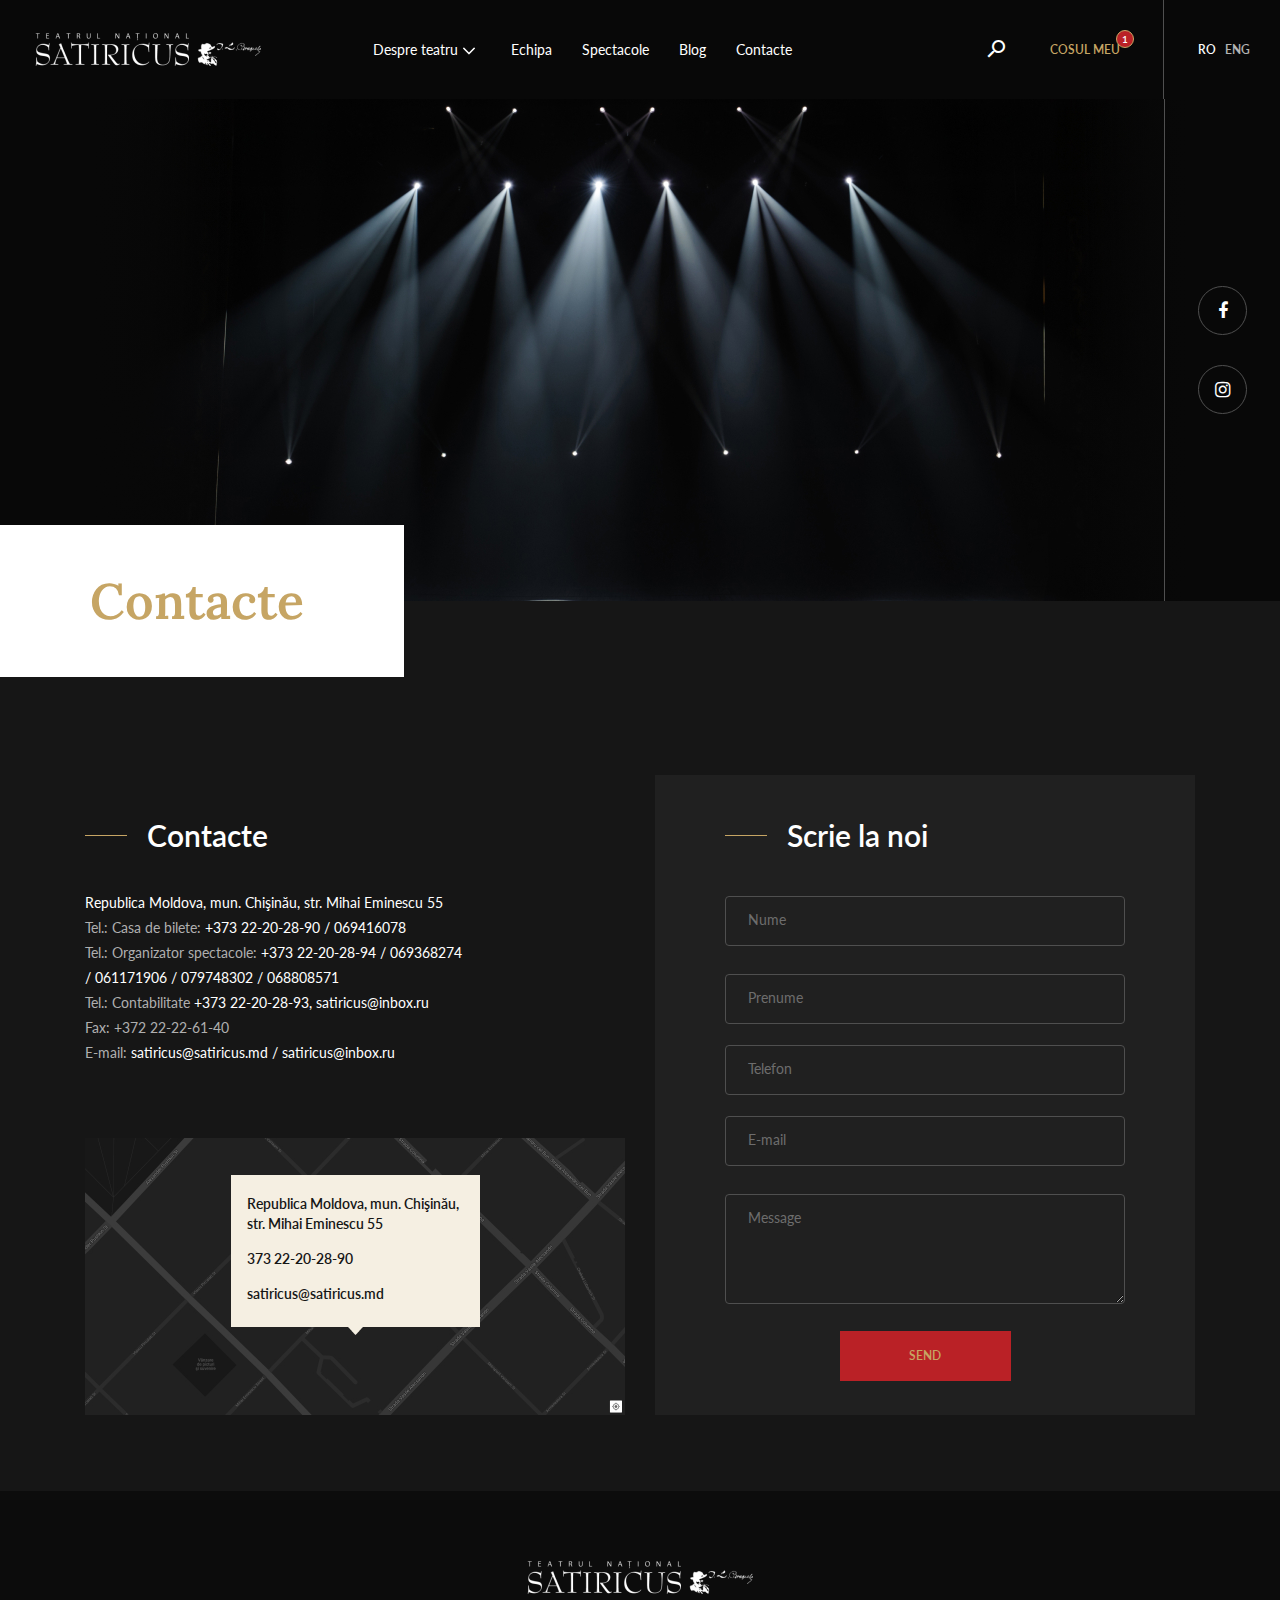
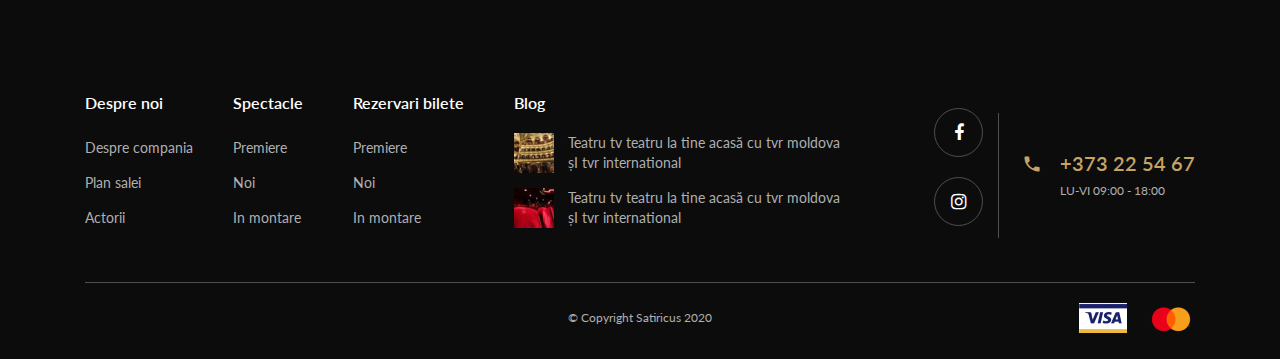
<file: contacte.html>
<!DOCTYPE html>
<html lang="en">

<head>
  <meta charset="UTF-8">
  <meta name="viewport" content="width=device-width, initial-scale=1.0">
  <link rel="icon" href="./img/favicon.ico">
  <link rel="stylesheet" href="https://stackpath.bootstrapcdn.com/bootstrap/4.5.2/css/bootstrap.min.css">
  <link href="https://fonts.googleapis.com/icon?family=Material+Icons" rel="stylesheet">
  <link rel="stylesheet" href="https://stackpath.bootstrapcdn.com/font-awesome/4.7.0/css/font-awesome.min.css">
  <link
    href="https://fonts.googleapis.com/css2?family=Lato:ital,wght@0,300;0,400;0,700;0,900;1,300;1,400;1,700;1,900&display=swap"
    rel="stylesheet">
  <link href="https://fonts.googleapis.com/css2?family=Lora:wght@600&display=swap" rel="stylesheet">
  <link rel="stylesheet" href="./css/header.css">
  <link rel="stylesheet" href="./css/footer.css">
  <link rel="stylesheet" href="./css/layout.css">
  <link rel="stylesheet" href="./css/contacte.css">
  <title>Contacte</title>
</head>

<body>
  <header class="header header-black">
    <nav class="navbar navbar-expand-lg">
      <a class="navbar-brand" href="#">
        <img id="logo" src="./img/header-logo.png" alt="Satiricus">
      </a>
      <button class="navbar-toggler" type="button" data-toggle="collapse" data-target="#navbarNav"
        aria-controls="navbarNav" aria-expanded="false" aria-label="Toggle navigation">
        <span class="navbar-toggler-icon">
          <svg class="ham hamRotate ham8" viewBox="0 0 100 100" width="40" onclick="this.classList.toggle('active')">
            <path class="line top"
              d="m 30,33 h 40 c 3.722839,0 7.5,3.126468 7.5,8.578427 0,5.451959 -2.727029,8.421573 -7.5,8.421573 h -20" />
            <path class="line middle" d="m 30,50 h 40" />
            <path class="line bottom"
              d="m 70,67 h -40 c 0,0 -7.5,-0.802118 -7.5,-8.365747 0,-7.563629 7.5,-8.634253 7.5,-8.634253 h 20" />
          </svg>
        </span>
      </button>
      <div class="navbar-c">
        <ul class="navbar-nav collapse navbar-collapse" id="navbarNav">
          <li class="nav-item dropdown">
            <a class="nav-link dropdown-toggle" href="#" id="navbarDropdown" role="button" data-toggle="dropdown"
              aria-haspopup="true" aria-expanded="false">
              Despre teatru<svg aria-hidden="true" focusable="false" data-prefix="fal" data-icon="angle-down" role="img"
                xmlns="http://www.w3.org/2000/svg" viewBox="0 0 256 512" class="svg-inline--fa fa-angle-down">
                <path fill="currentColor"
                  d="M119.5 326.9L3.5 209.1c-4.7-4.7-4.7-12.3 0-17l7.1-7.1c4.7-4.7 12.3-4.7 17 0L128 287.3l100.4-102.2c4.7-4.7 12.3-4.7 17 0l7.1 7.1c4.7 4.7 4.7 12.3 0 17L136.5 327c-4.7 4.6-12.3 4.6-17-.1z"
                  class=""></path>
              </svg>
            </a>
            <div class="dropdown-menu" aria-labelledby="navbarDropdown">
              <a class="dropdown-item" href="#">Action</a>
              <a class="dropdown-item" href="#">Another action</a>
              <div class="dropdown-divider"></div>
              <a class="dropdown-item" href="#">Something else here</a>
            </div>
          </li>
          <li class="nav-item">
            <a class="nav-link" href="#">Echipa</a>
          </li>
          <li class="nav-item">
            <a class="nav-link" href="#">Spectacole</a>
          </li>
          <li class="nav-item">
            <a class="nav-link" href="#">Blog</a>
          </li>
          <li class="nav-item">
            <a class="nav-link" href="#">Contacte</a>
          </li>
          <li class="nav-item mob-lang">
            <a href="#" class="nav-link active">RO</a>
            <a href="#" class="nav-link">ENG</a>
          </li>
        </ul>
        <form class="form-inline my-2 my-lg-0">
          <input class="form-control mr-sm-2" id="header-search" type="search" placeholder="Search" aria-label="Search">
          <button class="btn my-2 my-sm-0" id="search-button"><span class="material-icons">search</span></button>
        </form>
        <a href="#" class="nav-link nav-link-gold d">
          COSUL MEU<span id="count">1</span>
        </a>
        <div class="lang">
          <a href="#" class="nav-link active">Ro</a>
          <a href="#" class="nav-link">Eng</a>
        </div>
      </div>
      <a href="#" class="nav-link nav-link-gold m">
        <img src="./img/mobile-cart.svg" alt="">
        <span id="count">1</span>
      </a>
    </nav>
  </header>
  <main class="main contacte">
    <div class="page-heading">
      <div class="heading-imgwr">
        <div class="bg"></div>
        <aside class="social-links">
          <a href="#" class="soc-link">
            <i class="fa fa-facebook-f"></i>
          </a>
          <a href="#" class="soc-link">
            <i class="fa fa-instagram"></i>
          </a>
        </aside>
      </div>
      <div class="heading-text">
        <h1 class="heading">Contacte</h1>
      </div>
    </div>
    <div class="main-content">
      <div class="contacts">
        <h2 class="form-heading">
          Contacte
        </h2>
        <p class="contacts-info">
          Republica Moldova, mun. Chişinău, str. Mihai Eminescu 55 <br>
          <span class="info-name">Tel.: Casa de bilete:</span> +373 22-20-28-90 / 069416078 <br>
          <span class="info-name">Tel.: Organizator spectacole:</span> +373 22-20-28-94 / 069368274 <br>
          / 061171906 / 079748302 / 068808571 <br>
          <span class="info-name">Tel.: Contabilitate</span> +373 22-20-28-93, satiricus@inbox.ru <br>
          <span class="info-name">Fax: +372 22-22-61-40</span> <br>
          <span class="info-name">E-mail:</span> satiricus@satiricus.md / satiricus@inbox.ru <br>
        </p>
        <div class="contacts-map">
          <div class="map-message">
            <p class="map-text">Republica Moldova, mun. Chişinău, str. Mihai Eminescu 55</p>
            <p class="map-text">373 22-20-28-90</p>
            <p class="map-text">satiricus@satiricus.md</p>
          </div>
        </div>
      </div>
      <div class="write-us">
        <h2 class="form-heading">
          Scrie la noi
        </h2>
        <form>
          <div class="form-input-wr">
            <input type="text" class="input-text" required>
            <span class="floating-label">Nume</span>
          </div>
          <div class="form-input-wr">
            <input type="text" class="input-text" required>
            <span class="floating-label">Prenume</span>
          </div>
          <div class="form-input-wr">
            <input type="tel" class="input-text" required>
            <span class="floating-label">Telefon</span>
          </div>
          <div class="form-input-wr">
            <input type="email" class="input-text" required>
            <span class="floating-label">E-mail</span>
          </div>
          <div class="form-input-wr">
            <textarea class="input-text" required></textarea>
            <span class="floating-label">Message</span>
          </div>
          <button class="bt home-btn">
            <a href="/" class="home-link">
              Send
            </a>
          </button>
        </form>
      </div>
    </div>
  </main>
  <footer class="footer">
    <div class="footer-container">
      <div class="footer-imgwr">
        <img src="./img/header-logo.png" alt="Satiricus">
      </div>
      <div class="footer-nav">
        <ul class="footer-navlist">
          <li class="footer-item"><a href="#">Despre noi</a></li>
          <li class="footer-item"><a href="#">Despre compania</a></li>
          <li class="footer-item"><a href="#">Plan salei</a></li>
          <li class="footer-item"><a href="#">Actorii</a></li>
        </ul>
        <ul class="footer-navlist">
          <li class="footer-item"><a href="#">Spectacle</a></li>
          <li class="footer-item"><a href="#">Premiere</a></li>
          <li class="footer-item"><a href="#">Noi</a></li>
          <li class="footer-item"><a href="#">In montare</a></li>
        </ul>
        <ul class="footer-navlist">
          <li class="footer-item"><a href="#">Rezervari bilete</a></li>
          <li class="footer-item"><a href="#">Premiere</a></li>
          <li class="footer-item"><a href="#">Noi</a></li>
          <li class="footer-item"><a href="#">In montare</a></li>
        </ul>
        <ul class="footer-navlist" id="last">
          <li class="footer-item"><a href="#">Blog</a></li>
          <a class="footer-item"><img src="./img/footer-blog-img.jpg" alt="Blog image"><span>Teatru tv
              teatru la tine
              acasă cu tvr moldova șI tvr international</span>
          </a>
          <a class="footer-item"><img src="./img/footer-blog-img2.jpg" alt="Blog image"><span>Teatru tv
              teatru la tine
              acasă cu tvr moldova șI tvr international</span>
          </a>
        </ul>
        <div class="footer-contacts">
          <div class="social-links">
            <a href="#" class="soc-link">
              <i class="fa fa-facebook-f"></i>
            </a>
            <a href="#" class="soc-link">
              <i class="fa fa-instagram"></i>
            </a>
          </div>
          <div class="phone">
            <p class="phone-number"><span class="material-icons">call</span>+373 22 54 67</p>
            <p class="phone-time">LU-VI 09:00 - 18:00</p>
          </div>
        </div>
      </div>
      <div class="footer-c">
        <p class="copy">
          &copy; Copyright Satiricus 2020
        </p>
        <img src="./img/footer-visa.jpg" alt="Pay with VISA">
        <img src="./img/footer-mastercard.png" alt="Pay with MasterCard">
      </div>
    </div>
  </footer>
  <script src="https://code.jquery.com/jquery-3.5.1.min.js"
    integrity="sha256-9/aliU8dGd2tb6OSsuzixeV4y/faTqgFtohetphbbj0=" crossorigin="anonymous"></script>
  <script src="https://stackpath.bootstrapcdn.com/bootstrap/4.5.2/js/bootstrap.min.js"></script>
  <script src="./js/header.js"></script>
</body>

</html>
</file>
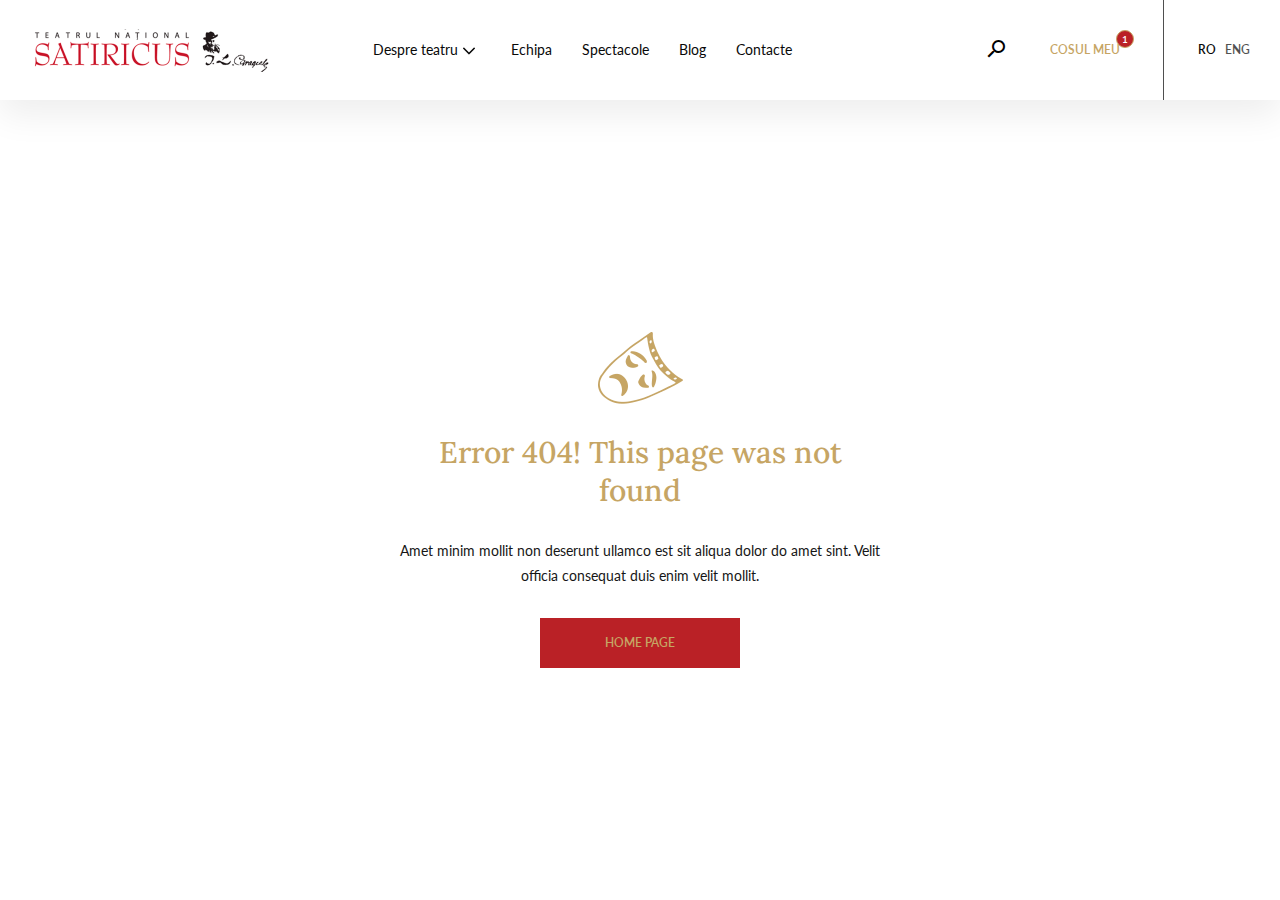
<file: page404.html>
<!DOCTYPE html>
<html lang="en">

<head>
  <meta charset="UTF-8">
  <meta name="viewport" content="width=device-width, initial-scale=1.0">
  <link rel="icon" href="./img/favicon.ico">
  <link rel="stylesheet" href="https://stackpath.bootstrapcdn.com/bootstrap/4.5.2/css/bootstrap.min.css">
  <link href="https://fonts.googleapis.com/icon?family=Material+Icons" rel="stylesheet">
  <link rel="stylesheet" href="https://stackpath.bootstrapcdn.com/font-awesome/4.7.0/css/font-awesome.min.css">
  <link
    href="https://fonts.googleapis.com/css2?family=Lato:ital,wght@0,300;0,400;0,700;0,900;1,300;1,400;1,700;1,900&display=swap"
    rel="stylesheet">
  <link href="https://fonts.googleapis.com/css2?family=Lora:wght@600&display=swap" rel="stylesheet">
  <link rel="stylesheet" href="./css/header.css">
  <link rel="stylesheet" href="./css/info-page.css">
  <title>404</title>
</head>

<body>
  <header class="header header-white">
    <nav class="navbar navbar-expand-lg">
      <a class="navbar-brand" href="#">
        <img id="logo" src="./img/header-logo.png" alt="Satiricus">
      </a>
      <button class="navbar-toggler" type="button" data-toggle="collapse" data-target="#navbarNav"
        aria-controls="navbarNav" aria-expanded="false" aria-label="Toggle navigation">
        <span class="navbar-toggler-icon">
          <svg class="ham hamRotate ham8" viewBox="0 0 100 100" width="40" onclick="this.classList.toggle('active')">
            <path class="line top"
              d="m 30,33 h 40 c 3.722839,0 7.5,3.126468 7.5,8.578427 0,5.451959 -2.727029,8.421573 -7.5,8.421573 h -20" />
            <path class="line middle" d="m 30,50 h 40" />
            <path class="line bottom"
              d="m 70,67 h -40 c 0,0 -7.5,-0.802118 -7.5,-8.365747 0,-7.563629 7.5,-8.634253 7.5,-8.634253 h 20" />
          </svg>
        </span>
      </button>
      <div class="navbar-c">
        <ul class="navbar-nav collapse navbar-collapse" id="navbarNav">
          <li class="nav-item dropdown">
            <a class="nav-link dropdown-toggle" href="#" id="navbarDropdown" role="button" data-toggle="dropdown"
              aria-haspopup="true" aria-expanded="false">
              Despre teatru<svg aria-hidden="true" focusable="false" data-prefix="fal" data-icon="angle-down" role="img"
                xmlns="http://www.w3.org/2000/svg" viewBox="0 0 256 512" class="svg-inline--fa fa-angle-down">
                <path fill="currentColor"
                  d="M119.5 326.9L3.5 209.1c-4.7-4.7-4.7-12.3 0-17l7.1-7.1c4.7-4.7 12.3-4.7 17 0L128 287.3l100.4-102.2c4.7-4.7 12.3-4.7 17 0l7.1 7.1c4.7 4.7 4.7 12.3 0 17L136.5 327c-4.7 4.6-12.3 4.6-17-.1z"
                  class=""></path>
              </svg>
            </a>
            <div class="dropdown-menu" aria-labelledby="navbarDropdown">
              <a class="dropdown-item" href="#">Action</a>
              <a class="dropdown-item" href="#">Another action</a>
              <div class="dropdown-divider"></div>
              <a class="dropdown-item" href="#">Something else here</a>
            </div>
          </li>
          <li class="nav-item">
            <a class="nav-link" href="#">Echipa</a>
          </li>
          <li class="nav-item">
            <a class="nav-link" href="#">Spectacole</a>
          </li>
          <li class="nav-item">
            <a class="nav-link" href="#">Blog</a>
          </li>
          <li class="nav-item">
            <a class="nav-link" href="#">Contacte</a>
          </li>
          <li class="nav-item mob-lang">
            <a href="#" class="nav-link active">RO</a>
            <a href="#" class="nav-link">ENG</a>
          </li>
        </ul>
        <form class="form-inline my-2 my-lg-0">
          <input class="form-control mr-sm-2" id="header-search" type="search" placeholder="Search" aria-label="Search">
          <button class="btn my-2 my-sm-0" id="search-button"><span class="material-icons">search</span></button>
        </form>
        <a href="#" class="nav-link nav-link-gold d">
          COSUL MEU<span id="count">1</span>
        </a>
        <div class="lang">
          <a href="#" class="nav-link active">Ro</a>
          <a href="#" class="nav-link">Eng</a>
        </div>
      </div>
      <a href="#" class="nav-link nav-link-gold m">
        <img src="./img/mobile-cart.svg" alt="">
        <span id="count">1</span>
      </a>
    </nav>
  </header>
  <main class="main not-found">
    <div class="main-content">
      <div class="img-wr">
        <img src="./img/404-face.png" alt="Sad face">
      </div>
      <h1 class="heading">
        Error 404! This page was not found
      </h1>
      <p class="error-info">
        Amet minim mollit non deserunt ullamco est sit aliqua dolor do amet sint. Velit officia consequat duis enim
        velit mollit.
      </p>
      <button class="bt home-btn">
        <a class="home-link" href="/">Home Page</a>
      </button>
    </div>
  </main>
  <script src="https://code.jquery.com/jquery-3.5.1.min.js"
    integrity="sha256-9/aliU8dGd2tb6OSsuzixeV4y/faTqgFtohetphbbj0=" crossorigin="anonymous"></script>
  <script src="https://stackpath.bootstrapcdn.com/bootstrap/4.5.2/js/bootstrap.min.js"></script>
  <script src="./js/header.js"></script>
</body>

</html>
</file>
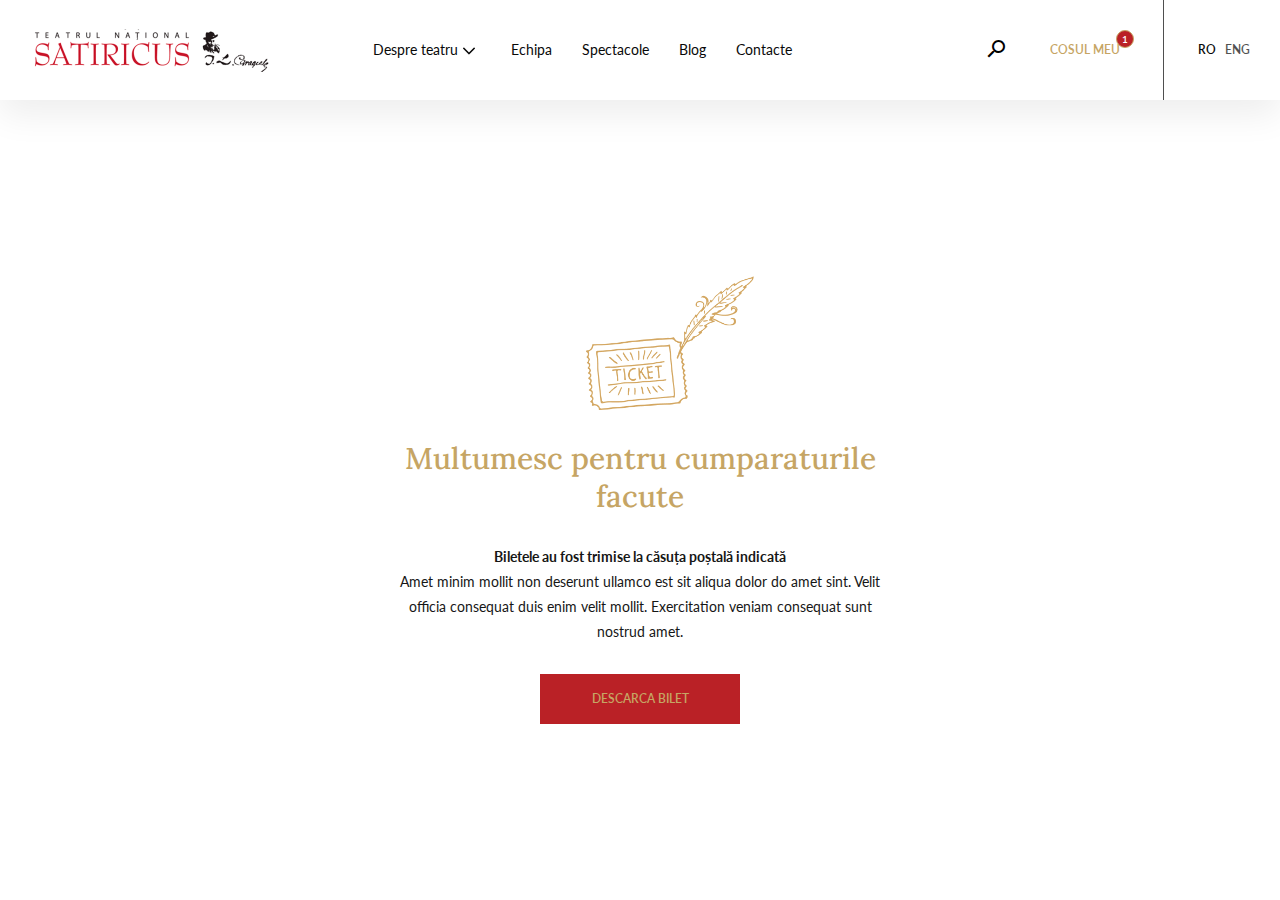
<file: sucess.html>
<!DOCTYPE html>
<html lang="en">

<head>
  <meta charset="UTF-8">
  <meta name="viewport" content="width=device-width, initial-scale=1.0">
  <link rel="icon" href="./img/favicon.ico">
  <link rel="stylesheet" href="https://stackpath.bootstrapcdn.com/bootstrap/4.5.2/css/bootstrap.min.css">
  <link href="https://fonts.googleapis.com/icon?family=Material+Icons" rel="stylesheet">
  <link rel="stylesheet" href="https://stackpath.bootstrapcdn.com/font-awesome/4.7.0/css/font-awesome.min.css">
  <link
    href="https://fonts.googleapis.com/css2?family=Lato:ital,wght@0,300;0,400;0,700;0,900;1,300;1,400;1,700;1,900&display=swap"
    rel="stylesheet">
  <link href="https://fonts.googleapis.com/css2?family=Lora:wght@600&display=swap" rel="stylesheet">
  <link rel="stylesheet" href="./css/header.css">
  <link rel="stylesheet" href="./css/info-page.css">
  <title>Success</title>
</head>

<body>
  <header class="header header-white">
    <nav class="navbar navbar-expand-lg">
      <a class="navbar-brand" href="#">
        <img id="logo" src="./img/header-logo.png" alt="Satiricus">
      </a>
      <button class="navbar-toggler" type="button" data-toggle="collapse" data-target="#navbarNav"
        aria-controls="navbarNav" aria-expanded="false" aria-label="Toggle navigation">
        <span class="navbar-toggler-icon">
          <svg class="ham hamRotate ham8" viewBox="0 0 100 100" width="40" onclick="this.classList.toggle('active')">
            <path class="line top"
              d="m 30,33 h 40 c 3.722839,0 7.5,3.126468 7.5,8.578427 0,5.451959 -2.727029,8.421573 -7.5,8.421573 h -20" />
            <path class="line middle" d="m 30,50 h 40" />
            <path class="line bottom"
              d="m 70,67 h -40 c 0,0 -7.5,-0.802118 -7.5,-8.365747 0,-7.563629 7.5,-8.634253 7.5,-8.634253 h 20" />
          </svg>
        </span>
      </button>
      <div class="navbar-c">
        <ul class="navbar-nav collapse navbar-collapse" id="navbarNav">
          <li class="nav-item dropdown">
            <a class="nav-link dropdown-toggle" href="#" id="navbarDropdown" role="button" data-toggle="dropdown"
              aria-haspopup="true" aria-expanded="false">
              Despre teatru<svg aria-hidden="true" focusable="false" data-prefix="fal" data-icon="angle-down" role="img"
                xmlns="http://www.w3.org/2000/svg" viewBox="0 0 256 512" class="svg-inline--fa fa-angle-down">
                <path fill="currentColor"
                  d="M119.5 326.9L3.5 209.1c-4.7-4.7-4.7-12.3 0-17l7.1-7.1c4.7-4.7 12.3-4.7 17 0L128 287.3l100.4-102.2c4.7-4.7 12.3-4.7 17 0l7.1 7.1c4.7 4.7 4.7 12.3 0 17L136.5 327c-4.7 4.6-12.3 4.6-17-.1z"
                  class=""></path>
              </svg>
            </a>
            <div class="dropdown-menu" aria-labelledby="navbarDropdown">
              <a class="dropdown-item" href="#">Action</a>
              <a class="dropdown-item" href="#">Another action</a>
              <div class="dropdown-divider"></div>
              <a class="dropdown-item" href="#">Something else here</a>
            </div>
          </li>
          <li class="nav-item">
            <a class="nav-link" href="#">Echipa</a>
          </li>
          <li class="nav-item">
            <a class="nav-link" href="#">Spectacole</a>
          </li>
          <li class="nav-item">
            <a class="nav-link" href="#">Blog</a>
          </li>
          <li class="nav-item">
            <a class="nav-link" href="#">Contacte</a>
          </li>
          <li class="nav-item mob-lang">
            <a href="#" class="nav-link active">RO</a>
            <a href="#" class="nav-link">ENG</a>
          </li>
        </ul>
        <form class="form-inline my-2 my-lg-0">
          <input class="form-control mr-sm-2" id="header-search" type="search" placeholder="Search" aria-label="Search">
          <button class="btn my-2 my-sm-0" id="search-button"><span class="material-icons">search</span></button>
        </form>
        <a href="#" class="nav-link nav-link-gold d">
          COSUL MEU<span id="count">1</span>
        </a>
        <div class="lang">
          <a href="#" class="nav-link active">Ro</a>
          <a href="#" class="nav-link">Eng</a>
        </div>
      </div>
      <a href="#" class="nav-link nav-link-gold m">
        <img src="./img/mobile-cart.svg" alt="">
        <span id="count">1</span>
      </a>
    </nav>
  </header>
  <main class="main success">
    <div class="main-content">
      <div class="img-wr">
        <img src="./img/success-ticket.png" alt="Ticket">
      </div>
      <h1 class="heading">
        Multumesc pentru cumparaturile facute
      </h1>
      <p class="error-info">
        <b>Biletele au fost trimise la căsuța poștală indicată</b><br>
        Amet minim mollit non deserunt ullamco est sit aliqua dolor do amet sint. Velit officia consequat duis enim
        velit mollit. Exercitation veniam consequat sunt nostrud amet.
      </p>
      <button class="bt home-btn">
        <a class="home-link" href="/">Descarca bilet</a>
      </button>
    </div>
  </main>
  <script src="https://code.jquery.com/jquery-3.5.1.min.js"
    integrity="sha256-9/aliU8dGd2tb6OSsuzixeV4y/faTqgFtohetphbbj0=" crossorigin="anonymous"></script>
  <script src="https://stackpath.bootstrapcdn.com/bootstrap/4.5.2/js/bootstrap.min.js"></script>
  <script src="./js/header.js"></script>
</body>

</html>
</file>
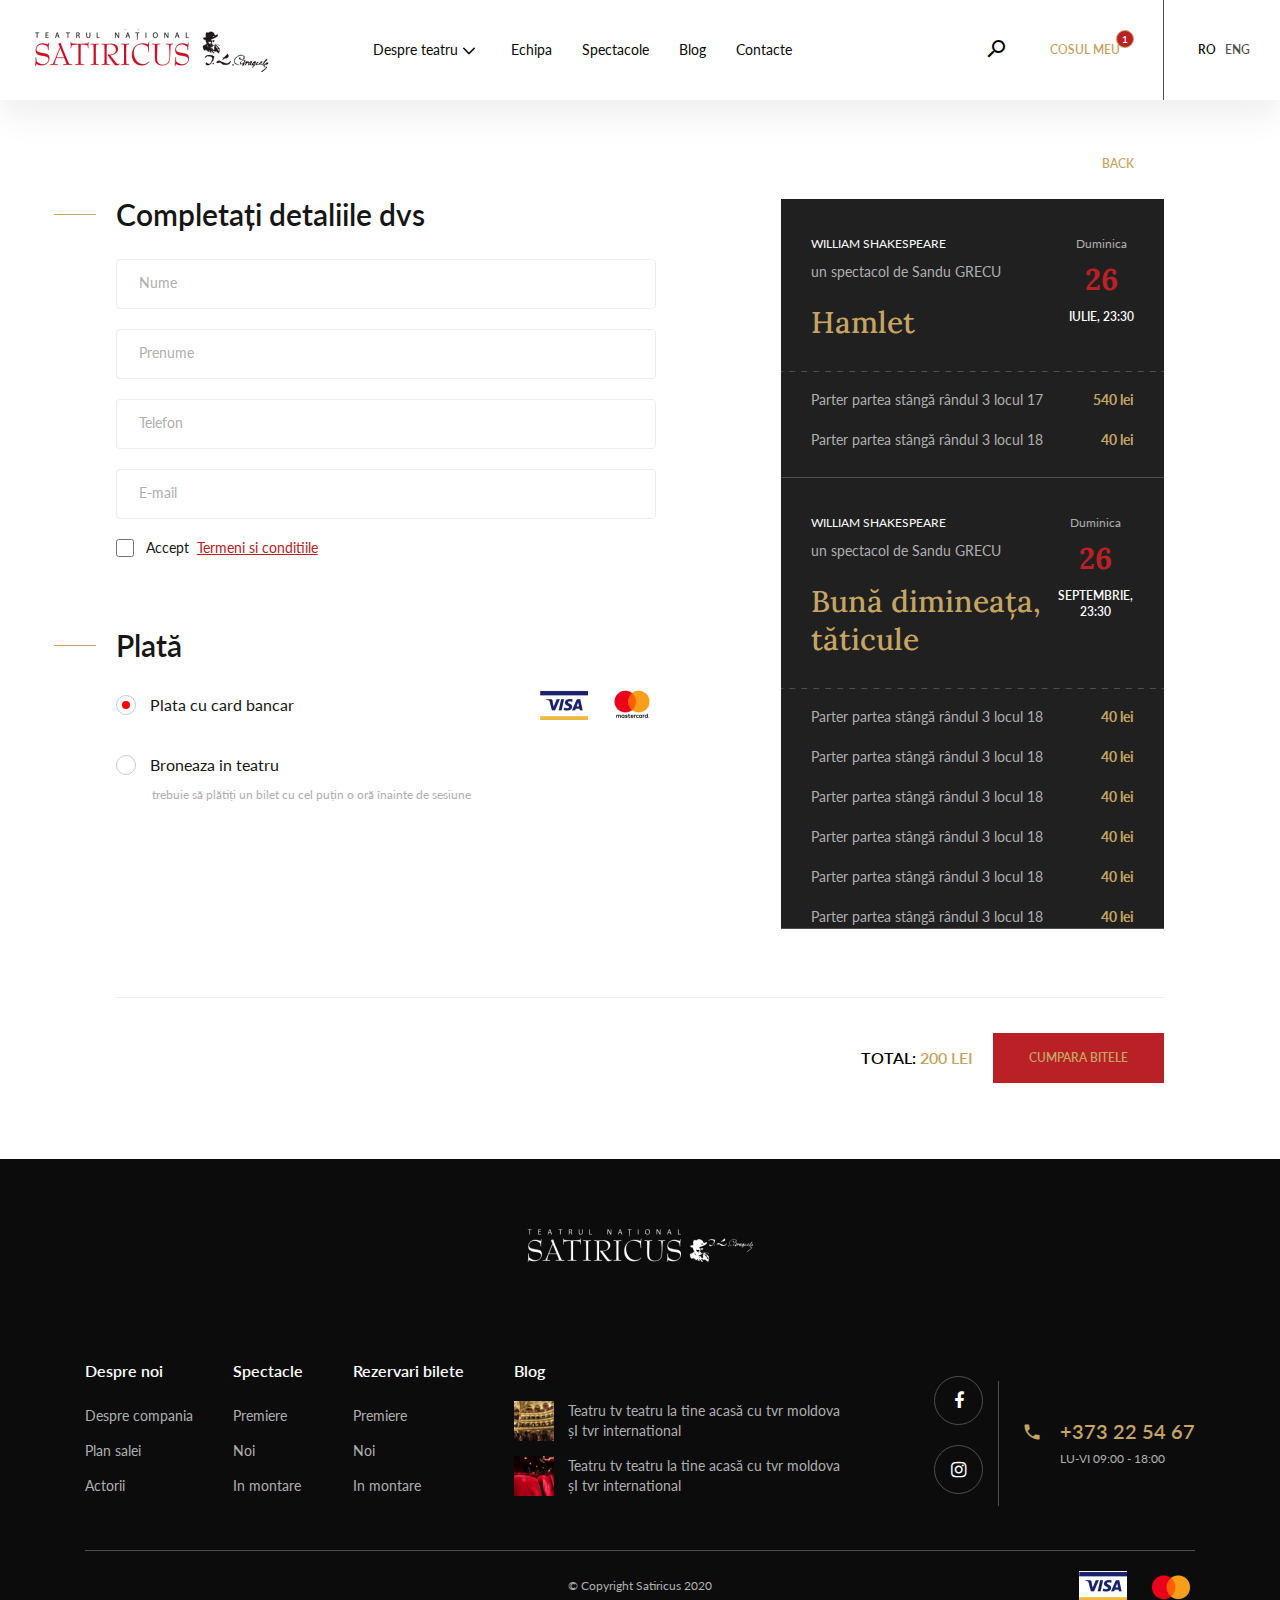
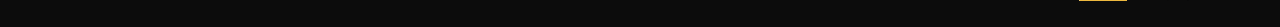
<file: ticket-buy.html>
<!DOCTYPE html>
<html lang="en">

<head>
  <meta charset="UTF-8">
  <meta name="viewport" content="width=device-width, initial-scale=1.0">
  <link rel="icon" href="./img/favicon.ico">
  <link rel="stylesheet" href="https://stackpath.bootstrapcdn.com/bootstrap/4.5.2/css/bootstrap.min.css">
  <link href="https://fonts.googleapis.com/icon?family=Material+Icons" rel="stylesheet">
  <link rel="stylesheet" href="https://stackpath.bootstrapcdn.com/font-awesome/4.7.0/css/font-awesome.min.css">
  <link
    href="https://fonts.googleapis.com/css2?family=Lato:ital,wght@0,300;0,400;0,700;0,900;1,300;1,400;1,700;1,900&display=swap"
    rel="stylesheet">
  <link href="https://fonts.googleapis.com/css2?family=Lora:wght@600&display=swap" rel="stylesheet">
  <link rel="stylesheet" href="./css/header.css">
  <link rel="stylesheet" href="./css/footer.css">
  <link rel="stylesheet" href="./css/layout.css">
  <link rel="stylesheet" href="./css/ticket-buy.css">
  <title>Plata biletului</title>
</head>

<body>
  <header class="header header-white">
    <nav class="navbar navbar-expand-lg">
      <a class="navbar-brand" href="#">
        <img id="logo" src="./img/header-logo.png" alt="Satiricus">
      </a>
      <button class="navbar-toggler" type="button" data-toggle="collapse" data-target="#navbarNav"
        aria-controls="navbarNav" aria-expanded="false" aria-label="Toggle navigation">
        <span class="navbar-toggler-icon">
          <svg class="ham hamRotate ham8" viewBox="0 0 100 100" width="40" onclick="this.classList.toggle('active')">
            <path class="line top"
              d="m 30,33 h 40 c 3.722839,0 7.5,3.126468 7.5,8.578427 0,5.451959 -2.727029,8.421573 -7.5,8.421573 h -20" />
            <path class="line middle" d="m 30,50 h 40" />
            <path class="line bottom"
              d="m 70,67 h -40 c 0,0 -7.5,-0.802118 -7.5,-8.365747 0,-7.563629 7.5,-8.634253 7.5,-8.634253 h 20" />
          </svg>
        </span>
      </button>
      <div class="navbar-c">
        <ul class="navbar-nav collapse navbar-collapse" id="navbarNav">
          <li class="nav-item dropdown">
            <a class="nav-link dropdown-toggle" href="#" id="navbarDropdown" role="button" data-toggle="dropdown"
              aria-haspopup="true" aria-expanded="false">
              Despre teatru<svg aria-hidden="true" focusable="false" data-prefix="fal" data-icon="angle-down" role="img"
                xmlns="http://www.w3.org/2000/svg" viewBox="0 0 256 512" class="svg-inline--fa fa-angle-down">
                <path fill="currentColor"
                  d="M119.5 326.9L3.5 209.1c-4.7-4.7-4.7-12.3 0-17l7.1-7.1c4.7-4.7 12.3-4.7 17 0L128 287.3l100.4-102.2c4.7-4.7 12.3-4.7 17 0l7.1 7.1c4.7 4.7 4.7 12.3 0 17L136.5 327c-4.7 4.6-12.3 4.6-17-.1z"
                  class=""></path>
              </svg>
            </a>
            <div class="dropdown-menu" aria-labelledby="navbarDropdown">
              <a class="dropdown-item" href="#">Action</a>
              <a class="dropdown-item" href="#">Another action</a>
              <div class="dropdown-divider"></div>
              <a class="dropdown-item" href="#">Something else here</a>
            </div>
          </li>
          <li class="nav-item">
            <a class="nav-link" href="#">Echipa</a>
          </li>
          <li class="nav-item">
            <a class="nav-link" href="#">Spectacole</a>
          </li>
          <li class="nav-item">
            <a class="nav-link" href="#">Blog</a>
          </li>
          <li class="nav-item">
            <a class="nav-link" href="#">Contacte</a>
          </li>
          <li class="nav-item mob-lang">
            <a href="#" class="nav-link active">RO</a>
            <a href="#" class="nav-link">ENG</a>
          </li>
        </ul>
        <form class="form-inline my-2 my-lg-0">
          <input class="form-control mr-sm-2" id="header-search" type="search" placeholder="Search" aria-label="Search">
          <button class="btn my-2 my-sm-0" id="search-button"><span class="material-icons">search</span></button>
        </form>
        <a href="#" class="nav-link nav-link-gold d">
          COSUL MEU<span id="count">1</span>
        </a>
        <div class="lang">
          <a href="#" class="nav-link active">Ro</a>
          <a href="#" class="nav-link">Eng</a>
        </div>
      </div>
      <a href="#" class="nav-link nav-link-gold m">
        <img src="./img/mobile-cart.svg" alt="">
        <span id="count">1</span>
      </a>
    </nav>
  </header>
  <main class="main ticket-buy">
    <div class="main-content">
      <div class="back-wr">
        <a href="#" class="link-back ml-auto">
          Back
        </a>
      </div>
      <div class="d-flex content-wr">
        <form>
          <h2 class="form-heading">
            Completați detaliile dvs
          </h2>
          <div class="form-input-wr">
            <input type="text" class="input-text" required>
            <span class="floating-label">Nume</span>
          </div>
          <div class="form-input-wr">
            <input type="text" class="input-text" required>
            <span class="floating-label">Prenume</span>
          </div>
          <div class="form-input-wr">
            <input type="tel" class="input-text" required>
            <span class="floating-label">Telefon</span>
          </div>
          <div class="form-input-wr">
            <input type="email" class="input-text" required>
            <span class="floating-label">E-mail</span>
          </div>
          <div class="form-input-wr">
            <input type="checkbox" class="form-checkbox" id="accept-rules" required>
            <label for="accept-rules">
              Accept &nbsp;<a href="#" class="red-link">Termeni si conditiile</a>
            </label>
          </div>
          <h2 class="form-heading">
            Plată
          </h2>
          <div class="form-radio-wr">
            <label class="radio-label" for="bank">
              <input type="radio" checked class="form-radio" name="pay" id="bank">
              <span class="checkmark"></span>
              Plata cu card bancar
            </label>
            <div class="pay-img-wr">
              <img src="./img/footer-visa.jpg" alt="Pay with VISA">
            </div>
            <div class="pay-img-wr">
              <img src="./img/ticket-mastercard.png" alt="Pay with MasterCard">
            </div>
          </div>
          <div class="form-radio-wr">
            <label class="radio-label" for="cash">
              <input type="radio" class="form-radio" name="pay" id="cash">
              <span class="checkmark"></span>
              Broneaza in teatru
            </label>
          </div>
          <span class="pay-info">
            trebuie să plătiți un bilet cu cel puțin o oră înainte de sesiune
          </span>
        </form>
        <div class="confirm-wr mob">
          <div class="confirm">
            <p class="total-price">
              Total: <span class="total-num">200 LEI</span>
            </p>
            <button class="bt home-btn">
              <a class="home-link" href="/">Cumpara bitele</a>
            </button>
          </div>
        </div>
        <div class="ticket-cart">
          <div class="spectacole-block d-flex">
            <div class="spectacole-heading d-flex">
              <div class="heading-title">
                <p class="title-author">William Shakespeare</p>
                <p class="title-group">un spectacol de Sandu GRECU</p>
                <h3 class="title-name">Hamlet</h3>
              </div>
              <div class="heading-date">
                <p class="day">Duminica</p>
                <h4 class="num-day">26</h4>
                <p class="month">Iulie, 23:30</p>
              </div>
            </div>
            <div class="spectacole-tickets d-flex">
              <p class="tickets-ticket">
                <span class="place">Parter partea stângă rândul 3 locul 17</span>
                <span class="cost">540 lei</span>
              </p>
              <p class="tickets-ticket">
                <span class="place">Parter partea stângă rândul 3 locul 18</span>
                <span class="cost">40 lei</span>
              </p>
            </div>
          </div>
          <div class="spectacole-block d-flex">
            <div class="spectacole-heading d-flex">
              <div class="heading-title d-flex">
                <p class="title-author">
                  William Shakespeare
                </p>
                <p class="title-group">
                  un spectacol de Sandu GRECU
                </p>
                <h3 class="title-name">
                  Bună dimineața, tăticule
                </h3>
              </div>
              <div class="heading-date d-flex">
                <p class="day">
                  Duminica
                </p>
                <h4 class="num-day">
                  26
                </h4>
                <p class="month">
                  Septembrie, 23:30
                </p>
              </div>
            </div>
            <div class="spectacole-tickets">
              <p class="tickets-ticket">
                <span class="place">Parter partea stângă rândul 3 locul 18</span>
                <span class="cost">40 lei</span>
              </p>
              <p class="tickets-ticket">
                <span class="place">Parter partea stângă rândul 3 locul 18</span>
                <span class="cost">40 lei</span>
              </p>
              <p class="tickets-ticket">
                <span class="place">Parter partea stângă rândul 3 locul 18</span>
                <span class="cost">40 lei</span>
              </p>
              <p class="tickets-ticket">
                <span class="place">Parter partea stângă rândul 3 locul 18</span>
                <span class="cost">40 lei</span>
              </p>
              <p class="tickets-ticket">
                <span class="place">Parter partea stângă rândul 3 locul 18</span>
                <span class="cost">40 lei</span>
              </p>
              <p class="tickets-ticket">
                <span class="place">Parter partea stângă rândul 3 locul 18</span>
                <span class="cost">40 lei</span>
              </p>
              <p class="tickets-ticket">
                <span class="place">Parter partea stângă rândul 3 locul 18</span>
                <span class="cost">40 lei</span>
              </p>
            </div>
          </div>
        </div>
      </div>
      <div class="confirm-wr des">
        <div class="confirm">
          <p class="total-price">
            Total: <span class="total-num">200 LEI</span>
          </p>
          <button class="bt home-btn">
            <a class="home-link" href="/">Cumpara bitele</a>
          </button>
        </div>
      </div>
    </div>
  </main>
  <footer class="footer">
    <div class="footer-container">
      <div class="footer-imgwr">
        <img src="./img/header-logo.png" alt="Satiricus">
      </div>
      <div class="footer-nav">
        <ul class="footer-navlist">
          <li class="footer-item"><a href="#">Despre noi</a></li>
          <li class="footer-item"><a href="#">Despre compania</a></li>
          <li class="footer-item"><a href="#">Plan salei</a></li>
          <li class="footer-item"><a href="#">Actorii</a></li>
        </ul>
        <ul class="footer-navlist">
          <li class="footer-item"><a href="#">Spectacle</a></li>
          <li class="footer-item"><a href="#">Premiere</a></li>
          <li class="footer-item"><a href="#">Noi</a></li>
          <li class="footer-item"><a href="#">In montare</a></li>
        </ul>
        <ul class="footer-navlist">
          <li class="footer-item"><a href="#">Rezervari bilete</a></li>
          <li class="footer-item"><a href="#">Premiere</a></li>
          <li class="footer-item"><a href="#">Noi</a></li>
          <li class="footer-item"><a href="#">In montare</a></li>
        </ul>
        <ul class="footer-navlist" id="last">
          <li class="footer-item"><a href="#">Blog</a></li>
          <a class="footer-item"><img src="./img/footer-blog-img.jpg" alt="Blog image"><span>Teatru tv
              teatru la tine
              acasă cu tvr moldova șI tvr international</span>
          </a>
          <a class="footer-item"><img src="./img/footer-blog-img2.jpg" alt="Blog image"><span>Teatru tv
              teatru la tine
              acasă cu tvr moldova șI tvr international</span>
          </a>
        </ul>
        <div class="footer-contacts">
          <div class="social-links">
            <a href="#" class="soc-link">
              <i class="fa fa-facebook-f"></i>
            </a>
            <a href="#" class="soc-link">
              <i class="fa fa-instagram"></i>
            </a>
          </div>
          <div class="phone">
            <p class="phone-number"><span class="material-icons">call</span>+373 22 54 67</p>
            <p class="phone-time">LU-VI 09:00 - 18:00</p>
          </div>
        </div>
      </div>
      <div class="footer-c">
        <p class="copy">
          &copy; Copyright Satiricus 2020
        </p>
        <img src="./img/footer-visa.jpg" alt="Pay with VISA">
        <img src="./img/footer-mastercard.png" alt="Pay with MasterCard">
      </div>
    </div>
  </footer>
  <script src="https://code.jquery.com/jquery-3.5.1.min.js"
    integrity="sha256-9/aliU8dGd2tb6OSsuzixeV4y/faTqgFtohetphbbj0=" crossorigin="anonymous"></script>
  <script src="https://stackpath.bootstrapcdn.com/bootstrap/4.5.2/js/bootstrap.min.js"></script>
  <script src="./js/header.js"></script>
</body>

</html>
</file>
<file: css/header.css>
::-webkit-scrollbar {
  width: 5px;
}

::-webkit-scrollbar-track {
  background: #202020;
}

::-webkit-scrollbar-thumb {
  background: #5F5F5F;
  border-radius: 100px;
}

::-webkit-scrollbar-thumb:hover {
  background: #555;
}

.header {
  padding: 0 50px;
  font-family: 'Lato', sans-serif;
  box-shadow: 0px 15px 35px rgba(0, 0, 0, 0.07);
}

.navbar {
  padding: 0;
  align-items: unset;
}

.navbar-brand {
  padding: 27px 0;
  margin-right: 0;
}

.navbar-brand img {
  height: 45px;
}

.dropdown-toggle::after {
  display: none;
}

.dropdown-toggle svg {
  width: 12px;
  margin-left: 5px;
}

.navbar-nav {
  margin-right: calc(19% - 177px);
  margin-left: auto;
  height: fit-content;
  height: -moz-fit-content;
  height: -ms-fit-content;
  flex-grow: unset;
}

.nav-link {
  font-size: 14px;
  line-height: 30px;
}

.navbar-c {
  align-items: unset;
  display: flex;
  flex-basis: auto;
  flex-grow: 1;
}

.navbar-c>* {
  padding: 35px 0;
  height: fit-content;
  height: -moz-fit-content;
  height: -ms-fit-content;
}

.nav-item {
  font-size: 14px;
  line-height: 30px;
  display: inline-table;
}

.ham {
  cursor: pointer;
  -webkit-tap-highlight-color: transparent;
  transition: transform 400ms;
  -moz-user-select: none;
  -webkit-user-select: none;
  -ms-user-select: none;
  user-select: none;
}
.hamRotate.active {
  transform: rotate(45deg);
}
.hamRotate180.active {
  transform: rotate(180deg);
}
.ham8 .top {
  stroke-dasharray: 40 160;
}
.ham8 .middle {
  stroke-dasharray: 40 142;
  transform-origin: 50%;
  transition: transform 400ms;
}
.ham8 .bottom {
  stroke-dasharray: 40 85;
  transform-origin: 50%;
  transition: transform 400ms, stroke-dashoffset 400ms;
}
.ham8.active .top {
  stroke-dashoffset: -64px;
}
.ham8.active .middle {
  transform: rotate(90deg);
}
.ham8.active .bottom {
  stroke-dashoffset: -64px;
}

.line {
  fill:none;
  transition: stroke-dasharray 400ms, stroke-dashoffset 400ms;
  stroke-width:5.5;
  stroke-linecap:round;
}

.header-black .line {
  stroke:#fff;
}

.header-white .line {
  stroke: #000;
}

.nav-item .nav-link {
  padding: 0 !important;
  margin-right: 35px;
  transition: color ease 0.4s;
}

.nav-item .nav-link:hover {
  color: #C6A564;
}

.nav-item:first-child .nav-link {
  margin-right: 41px;
}

.header .btn {
  height: 30px;
  line-height: 30px;
  padding: 1px 6px;
  margin-right: 50px;
}

.nav-item:last-child .nav-link {
  margin-right: 0;
}

.form-control {
  height: unset;
  padding: 0.1rem 0 0.1rem 0.25rem;
  opacity: 0;
  transition: opacity ease 0.5s;
}

.form-control.active {
  opacity: 1;
  transition: opacity ease 0.2s;
}

.form-control:focus {
  box-shadow: none !important;
}

#search-button {
  box-shadow: none;
  outline: none;
}

.material-icons {
  cursor: pointer;
}

.header form .material-icons {
  color: #fff;
  transform: scale(-1, 1);
}

.header .nav-link.nav-link-gold {
  color: #C6A564;
  position: relative;
  font-size: 12px;
  line-height: 30px;
  padding-right: 14px;
  margin-right: 44px;
  font-weight: 600;
}

.nav-link-gold span {
  position: absolute;
  top: 30px;
  right: 0;
  display: block;
  width: 18px;
  height: 18px;
  border: 1px solid #C6A564;
  background-color: #BA2126;
  border-radius: 20px;
  line-height: 1;
  text-align: center;
  color: #fff;
  font-weight: 600;
  font-size: 10px;
  line-height: 16px;
}

.lang {
  display: flex;
  padding: 35px 0;
  border-left: 1px solid #4F4F4F;
}

.header .lang .nav-link {
  text-transform: uppercase;
  font-size: 12px;
  padding-right: 0;
  padding-top: 0;
  padding-bottom: 0;
  opacity: 0.7;
  padding-left: 9px;
  font-weight: 600;
  transition: opacity ease 0.3s;
}

.header .lang .nav-link.active, .header .lang .nav-link:hover {
  opacity: 1;
}

.lang .nav-link:first-child {
  padding-left: 49px;
}

.header-black {
  background-color: #080808;
}

.header-black .nav-link {
  color: #fff;
}

.header-white #search-button span {
  color: #000;
}

.header-white {
  background-color: #fff;
}

.header-white .nav-link {
  color: #080808;
}

.mob-lang {
  display: none;
}

@media (max-width: 1440px) {
  .header {
    padding: 0 30px 0 13px;
  }

  #header-search {
    width: 140px;
  }

  .header .nav-link.nav-link-gold {
    margin-right: 29px;
  }

  .lang .nav-link:first-child {
    padding-left: 34px;
  }

  .header .btn {
    margin-right: 35px;
  }

  .nav-item .nav-link {
    margin-right: 30px;
  }

  .nav-item:first-child .nav-link {
    margin-right: 36px;
  }
}

@media (max-width: 1199px) {
  .navbar-nav {
    margin-left: 0;
  }

  .lang {
    display: none;
  }

  .header .nav-link.nav-link-gold {
    margin-left: auto;
  }

  .form-inline {
    display: none;
  }
}

.m {
  display: none;
}

@media (max-width: 991px) {

  .navbar {
    flex-wrap: nowrap;
  }

  .navbar-c {
    margin-left: -230px;
  }

  .navbar-nav {
    width: calc(100vw);
    margin-top: 60px;
    margin-right: 0;
    text-align: center;
    padding-top: 0;
    padding-bottom: 0;
    height: 0;
    transition: height ease 1s;
  }

  .navbar-nav.show {
    height: fit-content;
    height: -moz-fit-content;
    height: -ms-fit-content;
  }

  .nav-item .nav-link {
    margin-right: 0;
  }

  .nav-item:first-child .nav-link {
    margin-top: calc(50vh - 140px);
    margin-right: 0;
  }

  .nav-link-gold span {
    top: 17px;
  }

  .d {
    display: none;
  }

  .m {
    display: flex;
  }

  .navbar-brand {
    padding: 16px 0;
  }

  .header .nav-link.nav-link-gold {
    padding-top: 27px;
    padding-bottom: 0;
    position: absolute;
    right: 0;
  }

  .navbar-toggler {
    position: relative;
    order: -1;
    border: none !important;
    outline: none !important;
    padding-right: 0;
  }

  .navbar-toggler-icon svg {
    color: #fff;
    position: absolute;
    top: 15px;
    left: 4px;
  }

  .header-white .navbar-toggler-icon svg {
    color: #000;
  }

  .nav-item {
    display: block;
    width: 100%;
  }

  .mob-lang {
    margin-top: calc(50vh - 131px);
    display: flex;
    justify-content: center;
    align-items: center;
    border-top: 1px solid #4f4f4f;
    padding: 17px 0;
  }

  .mob-lang .nav-link {
    display: flex;
    margin-right: 20px !important;
    opacity: 0.7;
  }

  .mob-lang .nav-link:last-child {
    margin-right: 0 !important;
  }

  .mob-lang .nav-link.active {
    opacity: 1;
  }

  .navbar-brand img {
    height: 27px;
  }
}

@media (max-width: 767px) {}

@media (max-width: 575px) {
  header .nav-link.nav-link-gold.m {
    margin-right: 0;
  }

  .header {
    padding-right: 11px;
  }

}
</file>
<file: css/footer.css>
.footer {
  font-family: 'Lato', sans-serif;
  background-color: #0c0c0c;
  color: #fff;
}

.footer-container {
  min-width: 1110px;
  width: 1100px;
  margin: 0 auto;
  padding-top: 64px;
  padding-bottom: 26px;
}

.footer-imgwr {
  display: flex;
  flex-direction: row;
  justify-content: center;
  margin-bottom: 88px;
}

.footer-imgwr img {
  height: 45px;
}

.footer-nav {
  padding-bottom: 39px;
  display: flex;
  flex-direction: row;
  border-bottom: 1px solid #4f4f4f;
}

.footer-navlist {
  list-style-type: none;
  padding-left: 0;
  margin-right: 70px;
  margin-bottom: 0;
}

.footer-navlist:first-child {
  margin-right: 60px;
}

#last {
  margin-right: 0;
  width: 335px;
}

.footer-item a {
  white-space: pre;
  font-weight: normal;
  font-size: 14px;
  line-height: 30px;
  color: #afafaf !important;
  text-decoration: none;
  transition: color ease 0.3s;
}

.footer-item a:hover {
  color: #fff !important;
}

.footer-item {
  margin-bottom: 5px;
}

#last .footer-item a {
  white-space: unset;
  line-height: 20px;
}

#last .footer-item:not(:first-child) {
  line-height: 20px;
  margin-bottom: 15px;
  white-space: normal;
}

#last img {
  margin-right: 14px;
  float: left;
}

.footer-item:last-child {
  margin-bottom: 0;
}

.footer-item:first-child {
  margin-bottom: 15px;
}

.footer-item:first-child a {
  color: #fff !important;
  font-weight: 600;
  font-size: 16px;
  line-height: 30px !important;
}

.footer-contacts {
  display: flex;
  flex-direction: row;
  margin-left: auto;
  padding-top: 20px;
  min-width: 269px;
}

.social-links {
  display: flex;
  flex-direction: column;
  margin-right: 15px;
  margin-left: 15px;
  position: relative;
}

.soc-link {
  display: flex;
  justify-content: center;
  align-items: center;
  width: 49px;
  height: 49px;
  border: 1px solid #4f4f4f;
  border-radius: 100px;
  text-align: center;
  font-size: 18px;
  text-decoration: none !important;
  color: #fff;
  transition: color ease 0.3s;
}

.soc-link:last-child {
  position: absolute;
  bottom: 17px;
}

.soc-link:first-child {
  margin-bottom: 20px;
}

a.footer-item {
  display: list-item;
  font-size: 14px;
  color: #afafaf !important;
  text-decoration: none !important;
  transition: color ease 0.4s;
  cursor: pointer;
}

a.footer-item:hover {
  color: #fff !important;
}

.phone {
  margin-top: 5px;
  margin-bottom: 5px;
  padding-left: 23px;
  display: flex;
  flex-direction: column;
  justify-content: center;
  border-left: 1px solid #4f4f4f;
}

.phone-number {
  font-weight: 600;
  font-size: 20px;
  line-height: 20px;
  color: #C6A564;
  position: relative;
  margin-bottom: 8px;
}

.phone-number span {
  display: inline;
  position: relative;
  top: 3px;
  margin-right: 18px;
  line-height: 20px;
  font-size: 20px;
  color: #C6A564;
}

.phone-time {
  font-size: 12px;
  line-height: 20px;
  padding-left: 38px;
  text-transform: uppercase;
  color: #AFAFAF;
  margin-bottom: 0;
}

.footer-c {
  padding-top: 20px;
  position: relative;
  display: flex;
  justify-content: flex-end;
}

.footer-c img {
  height: 30px;
  margin-left: 20px;
}

.copy {
  margin-bottom: 0;
  text-align: center;
  position: absolute;
  width: 100%;
  font-weight: normal;
  font-size: 12px;
  line-height: 30px;
  color: #AFAFAF;
}

@media (max-width: 1440px) {
  .footer-navlist {
    margin-right: 50px;
  }

  .footer-navlist:first-child {
    margin-right: 40px;
  }

  #last {
    margin-right: 0;
  }
}

@media (max-width: 1199px) {
  .footer-container {
    margin-left: 45px;
    margin-right: 45px;
    width: calc(100% - 90px);
    min-width: unset;
  }
}

@media (max-width: 991px) {
  .footer-imgwr img {
    height: 27px;
  }

  .footer-container {
    padding-top: 28px;
  }

  .footer-imgwr {
    margin-bottom: 34px;
  }

  .footer-nav {
    flex-wrap: wrap;
    padding-bottom: 0;
    border-bottom: none;
  }

  ul.footer-navlist,
  #last {
    margin-bottom: 36px;
    width: calc(50% - 32px);
    margin-right: 32px !important;
  }

  .footer-contacts {
    width: calc(100% + 60px);
    margin-left: -30px;
    margin-right: -30px;
    margin-top: 17px;
    padding-top: 23px;
    padding-bottom: 2px;
    border-top: 1px solid #4f4f4f;
    border-bottom: 1px solid #4f4f4f;
  }

  .social-links {
    flex-direction: row-reverse;
    margin-left: 30px;
  }

  .soc-link:last-child {
    position: unset;
    margin-right: 16px;
  }

  .phone {
    border-left: none;
    margin-left: auto;
    margin-right: 30px;
    padding-left: 0;
    justify-content: unset;
  }

  .phone-time {
    line-height: 0;
  }

}

@media (max-width: 767px) {}

@media (max-width: 575px) {
  .footer-container {
    margin-left: 30px;
    margin-right: 30px;
    width: calc(100% - 60px);
  }

  .footer-navlist {
    max-width: 110px;

  }

  .footer-navlist:nth-child(2) {
    padding-left: 30px;
  }


  #last {
    width: calc(100% - 143px);
    max-width: unset;
    margin-right: 0 !important;
  }

  #last .footer-item {
    display: flex;
  }

  #last span {
    display: block;
  }

  #last img {
    width: 40px;
    height: 40px;
  }

  .copy {
    text-align: left;
  }
}
</file>
<file: css/layout.css>
body {
  cursor: default;
}

.main {
  position: relative;
  top: -1px;
  margin-bottom: -1px;
  padding-bottom: 76px;
}

.main-content {
  display: flex;
  flex-direction: column;
  width: 1110px;
  padding-top: 174px;
  margin: 0 auto;
  font-family: "Lato", sans-serif;
}

.form-heading {
  position: relative;
  font-weight: 600;
  font-size: 30px;
  line-height: 30px;
  color: #fff;
  margin-bottom: -15px;
}

.form-heading::before {
  content: "";
  position: absolute;
  left: -62px;
  top: 15px;
  height: 1px;
  width: 42px;
  background-color: #C6A564;
}

.main.detail {
  background-color: #080808;
}

.main.spectacole {
  background-color: #161616;
}

.page-heading {
  position: relative;
}

.heading-imgwr {
  background-color: #080808;
  max-height: 502px;
  display: flex;
  flex-direction: row;
  justify-content: center;
  position: relative;
}

.spectacole .heading-imgwr {
  justify-content: start;
}

.spectacole .heading-imgwr .bg {
  width: calc(100% - 150px);
  height: 502px;
  background: url(../img/spec-bg.jpg);
  background-repeat: no-repeat;
  background-position: center center;
}

.blog .heading-imgwr .bg {
  width: 1100px;
  height: 502px;
  background: linear-gradient(90deg, rgba(8, 8, 8, 0) 89.68%, #080808 100%),
    linear-gradient(90deg, #080808 0%, rgba(8, 8, 8, 0) 12.88%),
    url(../img/heading-blog.jpg);
}

.about .heading-imgwr .bg {
  width: 1100px;
  height: 502px;
  background: linear-gradient(90deg, rgba(8, 8, 8, 0) 89.68%, #080808 100%),
    linear-gradient(90deg, #080808 0%, rgba(8, 8, 8, 0) 12.88%),
    url(../img/heading-about.jpg);
}

.actorii .heading-imgwr .bg {
  width: 1100px;
  height: 502px;
  background: linear-gradient(90deg, rgba(8, 8, 8, 0) 89.68%, #080808 100%),
    linear-gradient(90deg, #080808 0%, rgba(8, 8, 8, 0) 12.88%),
    url(../img/heading-actorii.jpg);
}

.contacte .heading-imgwr .bg {
  width: 1100px;
  height: 502px;
  background: linear-gradient(90deg, rgba(8, 8, 8, 0) 89.68%, #080808 100%),
    linear-gradient(90deg, #080808 0%, rgba(8, 8, 8, 0) 12.88%),
    url(../img/heading-blog.jpg);
}

.detail .heading-imgwr .bg {
  width: 1100px;
  height: 502px;
  background: linear-gradient(90deg, rgba(8, 8, 8, 0) 89.68%, #080808 100%),
    linear-gradient(90deg, #080808 0%, rgba(8, 8, 8, 0) 12.88%),
    url(../img/heading-detail.jpg);
}

.bg {
  display: flex;
  flex-direction: row;
  align-items: center;
}

.bg .heading-date {
  min-width: 67px;
  height: 100px;
  font-family: 'Lora', sans-serif;
}

.bg .day {
  font-size: 12px;
  line-height: 30px;
  text-align: center;
  color: #AFAFAF;
  margin-bottom: 21px;
}

.bg .num-day {
  font-weight: 600;
  font-size: 50px;
  line-height: 23px;
  text-align: center;
  color: #BA2126;
}

.bg .month {
  font-weight: 600;
  font-size: 12px;
  line-height: 30px;
  text-align: center;
  text-transform: uppercase;
  color: #FFFFFF;
  margin-bottom: 0;
}

.main .social-links {
  position: absolute;
  right: 0;
  height: 100%;
  margin-left: 0;
  margin-right: 0;
  justify-content: center;
  align-items: center;
  width: 150.8px;
  border-left: 1px solid #4f4f4f;
}

.main .soc-link:last-child {
  position: unset;
}

.main .soc-link:first-child {
  margin-bottom: 30px;
}

.heading-text {
  min-height: 152px;
  padding: 51px 100px 51px calc(50% - 550px);
  position: absolute;
  background-color: #fff;
  bottom: 0;
  transform: translate(0, 50%);
  max-width: calc(100% - 150.8px);
}

.heading-text .multiple-text {
  display: none;
}

.ticket-buy-link {
  transition: background-color ease 0.4s;
}

.main-link {
  transition: color ease 0.2s;
}

.main-link:hover {
  color: #e6c584 !important;
}

.heading-text.multiple {
  padding-top: 27px;
  padding-bottom: 27px;
}

.heading-text.multiple .heading {
  line-height: 64px;
}

.heading-text.multiple .multiple-text {
  font-family: 'Lato', sans-serif;
  display: block;
  position: absolute;
  bottom: 27px;
  font-weight: 600;
  font-size: 12px;
  line-height: 30px;
  text-transform: uppercase;
  margin-top: 5px;
  margin-bottom: 0;
}

.heading-text .heading {
  font-family: "Lora", serif;
  font-weight: 600;
  font-size: 50px;
  line-height: 50px;
  color: #C6A564;
  margin-bottom: 0;
}

.main-content {
  font-family: "Lato", sans-serif;
}

@media (max-width: 1440px) {
  .spectacole .heading-imgwr .bg {
    width: calc(100% - 115.8px);
    height: 502px;
    background: url(../img/spec-bg.jpg);
    background-repeat: no-repeat;
    background-position: center center;
  }

  .main .social-links {
    width: 115.8px;
  }

  .bg .heading-text {
    max-width: calc(100% - 115.8px);
  }

  .bg .heading-date {
    margin-left: 45px;
  }
}

@media (max-width: 1199px) {
  .page-heading .heading-text {
    padding-left: 45px;
  }

  .main-content {
    padding-right: 45px;
    padding-left: 87px;
    margin-right: 0;
    margin-left: 0;
    width: 100%;
  }

  .form-heading:before {
    width: 22px;
    left: -42px;
  }
}

@media (max-width: 991px) {
  aside.social-links {
    display: none;
  }

  .page-heading .heading-text {
    width: 100%;
    max-width: 100%;
    min-height: 80px;
    padding-right: 45px;
    padding-top: 20px;
    padding-bottom: 20px;
    position: unset;
    transform: none;
  }

  .heading-text.multiple .multiple-text {
    position: static;
    text-align: center;
  }

  .main-content {
    padding-top: 75px;
  }

  .heading-text .heading {
    text-align: center;
    font-size: 40px;
  }

  .blog .heading-imgwr .bg {
    background-position: center;
  }
}

@media (max-width: 767px) {
  .form-heading:before {
    width: 42px !important;
    left: calc(50% - 21px) !important;
    top: -10px !important;
  }

  .main-content {
    padding-left: 45px !important;
  }

  .form-heading {
    text-align: center;
  }

  .blog .heading-imgwr .bg {
    height: 350px;
    background-size: cover;
    align-items: start;
  }

  .bg .heading-date {
    margin-top: 65px;
  }
}
</file>
<file: css/blog.css>
.main.blog {
  background-color: #161616;
  padding-bottom: 0;
}

.main-content {
  padding-bottom: 170px;
}

.tabs {
  display: flex;
  margin-bottom: 58px;
  border-bottom: 1px solid #4F4F4F;
}

.blog-link {
  display: block;
  z-index: 100;
  position: relative;
  padding-bottom: 9px;
  margin-bottom: -1px;
  font-weight: 600;
  font-size: 12px;
  line-height: 30px;
  text-align: center;
  text-transform: uppercase;
  color: #5F5F5F;
  text-decoration: none !important;
  border-bottom: 1px solid transparent;
}

.blog-link:first-child {
  margin-left: auto;
}

.blog-link:not(:first-child) {
  margin-left: 20px;
}

.blog-link:hover,
.blog-link.active {
  color: #C6A564;
  border-bottom: 1px solid #c6a564;
}

.video_wrapper {
  width: 635px;
  position: relative;
  background-color: #000;
}

.video_wrapper_full {
  padding-top: 400px;
}

.videoIframe {
  position: absolute;
  top: 0;
  bottom: 0;
  right: 0;
  left: 0;
  width: 100%;
  height: 100%;
  background-color: transparent;
}

.videoPoster {
  position: absolute;
  top: 0px;
  left: 0px;
  width: 100%;
  height: 100%;
  background-image: url(../img/blog-video.jpg);
  background-size: 100%;
  border: none;
  overflow: hidden;
  opacity: 1;
  -webkit-transition: opacity 800ms, height 0s;
  -moz-transition: opacity 800ms, height 0s;
  transition: opacity 800ms, height 0s;
  -webkit-transition-delay: 0s, 0s;
  -moz-transition-delay: 0s, 0s;
  transition-delay: 0s, 0s;
}

.videoPoster:hover {
  cursor: pointer;
}

.videoPoster:before {
  content: '';
  position: absolute;
  top: 50%;
  left: 50%;
  width: 70px;
  height: 70px;
  margin: -40px 0 0 -40px;
  background-color: #C6A564;
  ;
  border-radius: 100%;
  -webkit-transition: border-color 300ms;
  -moz-transition: border-color 300ms;
  transition: border-color 300ms;
}

.videoPoster:after {
  content: '';
  position: absolute;
  top: 50%;
  left: 50%;
  width: 0;
  height: 0;
  margin: -15px 0 0 -11px;
  border-left: 15px solid #000;
  border-top: 10.5px solid transparent;
  border-bottom: 10.5px solid transparent;
  -webkit-transition: border-color 300ms;
  -moz-transition: border-color 300ms;
  transition: border-color 300ms;
}

.videoPoster:hover:before,
.videoPoster:focus:before {
  border-color: #fff;
}

.videoPoster:hover:after,
.videoPoster:focus:after {
  border-left-color: #fff;
}

.videoWrapperActive .videoPoster {
  opacity: 0;
  height: 0;
  -webkit-transition-delay: 0s, 800ms;
  -moz-transition-delay: 0s, 800ms;
  transition-delay: 0s, 800ms;
}

.main-video-wr {
  display: flex;
  align-items: center;
  position: relative;
  margin-bottom: 97px;
}

.video-description {
  display: flex;
  width: 540px;
  position: absolute;
  right: 0;
  padding: 50px 58px 50px 50px;
  flex-direction: column;
  background-color: #fff;
}

.video-heading {
  margin-bottom: 25px;
  font-weight: 600;
  font-size: 24px;
  line-height: 30px;
}

.video-text {
  font-size: 14px;
  line-height: 25px;
  margin-bottom: 25px;
}

.description-footer {
  display: flex;
  justify-content: space-between;
}

.description-footer * {
  line-height: 20px !important;
}

.description-footer .video-link {
  display: flex;
  align-items: center;
  font-weight: 600;
  font-size: 12px;
  line-height: 30px;
  text-transform: uppercase;
  text-decoration: none !important;
  color: #C6A564;
  transition: color ease 0.3s;
}

.description-footer .video-link:hover,
.cards-card .card-link:hover {
  color: #d6b584;
}

.description-footer .date {
  font-size: 14px;
  line-height: 30px;
}

.main-cards-wr {
  display: flex;
  flex-wrap: wrap;
  justify-content: space-between;
}

.main-cards-wr .cards-card {
  width: calc(33.33% - 20px);
  min-height: 480px;
  margin-bottom: 40px;
  background-color: #202020;
  border-radius: 0;
  border: none;
  cursor: pointer;
}

.cards-card .card-title {
  font-weight: 600;
  font-size: 24px;
  line-height: 30px;
  color: #fff;
}

.cards-card .card-body {
  padding: 20px 30px;
  display: flex;
  flex-direction: column;
  justify-content: space-between;
}

.cards-card .card-text {
  display: flex;
  justify-content: space-between;
  font-size: 14px;
  line-height: 30px;
  color: #AFAFAF;
}

.cards-card .card-link {
  font-size: 14px;
  line-height: 30px;
  color: #C6A564;
  transition: color ease 0.3s;
}


.cards-card .card-img-top {
  border-radius: 0;
}

.cards-pagination {
  display: flex;
  align-items: center;
  min-width: 206px;
  margin: 0 auto;
}

.cards-pagination .prev,
.cards-pagination .next {
  cursor: pointer;
  display: flex;
  justify-content: center;
  align-items: center;
  width: 50px;
  height: 50px;
  border-radius: 50px;
  border: 1px solid #4F4F4F;
  color: #fff;
  background-repeat: no-repeat;
  transition: background-color ease 0.3s;
}

.prev {
  background-image: url(../img/left.svg);
  background-position: 45% 50%;
  margin-right: 20px
}

.next {
  background-image: url(../img/right.svg);
  background-position: 50% 50%
}

.pagination-num {
  cursor: pointer;
  font-weight: 600;
  font-size: 14px;
  line-height: 30px;
  color: #fff;
  margin-right: 20px;
  transition: color ease 0.3s;
}

.pagination-num.active {
  color: #c6a564
}

.pagination-num:hover {
  color: #c6a564
}

.cards-pagination .next:hover,
.cards-pagination .prev:hover {
  background-color: #252525;
}

@media (max-width: 1199px) {
  .main-content {
    padding-right: 45px;
    padding-left: 87px;
    margin-right: 0;
    margin-left: 0;
    width: 100%;
  }

  .form-heading:before {
    width: 22px;
    left: -42px;
  }

  .main-video-wr {
    display: flex;
    flex-direction: column;
  }

  .video-description {
    position: relative;
    top: -25px;
  }

  .videoWrapperActive+.video-description {
    top: 0;
  }
}

@media (max-width: 991px) {
  .main-cards-wr .cards-card {
    width: calc(50% - 15px);
  }

  .main-video-wr {
    margin-bottom: 70px;
  }
}

@media (max-width: 767px) {
  .video_wrapper {
    width: 525px;
  }

  .form-heading {
    margin-bottom: 15px;
  }

  .video-description {
    padding: 30px;
    width: 490px;
  }

  .video_wrapper_full {
    padding-top: 330px;
  }

  .main-cards-wr .cards-card {
    min-height: unset;
  }
}

@media (max-width: 575px) {
  .main-content {
    padding-left: 13px !important;
    padding-right: 13px !important;
    padding-bottom: 70px !important;
  }

  .main-cards-wr .cards-card {
    width: calc(100%);
    margin-bottom: 30px;
  }

  .video_wrapper {
    width: calc(100vw);
  }

  .video_wrapper_full {
    padding-top: calc(60vw);
  }

  .video-description {
    width: calc(100% - 38px);
    padding-left: 23px;
    padding-right: 23px;
    text-align: center;
  }

  .video-heading {
    margin-bottom: 15px;
  }

  .blog .heading-imgwr .bg {
    height: calc(46vw);
    align-items: center;
  }

  .bg .heading-date {
    margin-top: 0;
    margin-left: 25px;
  }
}


.blog.index .home-link {
  width: 25%;
  margin-bottom: 10px;
  font-family: "Lora", serif;
  font-size: 26px;
  line-height: 34px;
  color: #C6A564 !important;
  text-decoration: none;
}

.blog.index .content-wr {
  flex-wrap: wrap;
}

.blog.index .form-heading {
  margin-bottom: 30px;
}

.index .main-content {
  padding-top: 50px;
}
</file>
<file: css/about.css>
.main.about {
  background-color: #161616;
  padding-bottom: 0
}

.about-blocks {
  display: flex;
  flex-direction: column;
  margin-bottom: 150px
}

.about-block {
  display: flex;
  justify-content: space-between;
  margin-bottom: 100px
}

.about-block:last-child {
  margin-bottom: 0
}

.about-block:nth-child(2) .block-text-wr {
  padding-top: 45px
}

.block-text-wr {
  padding-top: 25px
}

.about-block .block-text-wr {
  margin-right: 30px
}

.about-block.block-img-first .block-text-wr {
  margin-right: 0;
  padding-top: 15px
}

.about-block.block-img-first .block-img-wr {
  margin-right: 30px
}

.mb-30 {
  margin-bottom: 30px
}

.block-text {
  font-weight: 400;
  font-size: 14px;
  line-height: 25px;
  color: #afafaf;
  margin-bottom: 25px
}

.block-text:last-child {
  margin-bottom: 0
}

.block-img-wr {
  min-width: 445px;
  position: relative;
  height: fit-content
}

.block-img-wr img:not(.sign) {
  width: 100%
}

.block-img-wr .sign {
  position: absolute;
  bottom: 0;
  right: 40px;
  top: 90%
}

.block-img-first {
  flex-direction: row-reverse
}

.block-text.block-text-bold {
  font-weight: 600;
  color: #fff
}

.about-spectacles {
  display: flex;
  flex-direction: column;
  margin-bottom: 25px
}

.about-spectacles .form-heading {
  line-height: 40px;
  margin-bottom: 30px
}

.spectacles-row {
  display: flex;
  justify-content: space-between;
  align-items: center;
  padding-bottom: 20px;
  padding-top: 20px;
  border-bottom: 1px solid #4f4f4f
}

.spectacles-row:last-child {
  border-bottom: none
}

.spectacles-row>* {
  display: block;
  font-size: 14px;
  line-height: 25px
}

.spectacle-name {
  text-decoration: none !important;
  color: #afafaf;
  transition: color ease 0.3s;
  cursor: pointer;
}

.spectacle-name:hover {
  color: #fff;
}

.spectacle-author {
  color: #fff
}

.spectacle-link,
.tours-link {
  display: flex;
  align-items: center;
  font-weight: 600;
  font-size: 12px;
  line-height: 30px;
  text-transform: uppercase;
  text-decoration: none !important;
  color: #c6a564;
  margin-left: auto;
  transition: color ease 0.3s;
}

.spectacle-link:hover,
.tours-link:hover {
  color: #d6c584;
}

.about-history .form-heading {
  margin-bottom: 65px;
  line-height: 40px
}

.history-blocks {
  position: relative;
  display: flex;
  flex-direction: column;
  margin-bottom: 150px;
  padding: 18px 20px 0 50px;
  border-left: 1px solid #4f4f4f
}

.dot {
  position: absolute;
  width: 12px;
  height: 12px;
  left: -6px;
  background-color: #4f4f4f;
  border-radius: 12px
}

.dot.top {
  top: -6px
}

.dot.bottom {
  bottom: -6px
}

.history-block {
  margin-bottom: 50px
}

.history-heading {
  font-family: Lora, serif;
  position: relative;
  font-weight: 600;
  font-size: 50px;
  line-height: 64px;
  color: #fff
}

.history-heading::before {
  content: "";
  position: absolute;
  left: -50px;
  top: 32px;
  height: 1px;
  width: 40px;
  background-color: #4f4f4f
}

.history-text {
  margin-bottom: 15px;
  font-size: 16px;
  line-height: 25px;
  color: #afafaf
}

.about-gallery,
.about-tours {
  display: flex;
  flex-direction: column;
  margin-bottom: 150px
}

.about-tours .form-heading {
  margin-bottom: 30px
}

.tours-row {
  padding: 20px 0;
  border-bottom: 1px solid #4f4f4f
}

.tours-row:last-child {
  border-bottom: none
}

.tour-name {
  display: block;
  margin-bottom: 0;
  font-size: 14px;
  line-height: 25px;
  color: #afafaf;
  text-decoration: none !important;
  cursor: pointer;
  transition: color ease 0.3s;
}

.tour-name:hover {
  color: #fff;
}

.tours-link {
  width: 111px;
}

.about-gallery {
  padding-bottom: 40px
}

.about-gallery .form-heading {
  margin-bottom: 40px
}

.gallery-wr {
  margin-bottom: 50px;
  display: grid;
  grid-template-areas: "img1 img2 img3 img3""img4 img5 img6 img6""img7 img7 img6 img6";
  grid-template-columns: repeat(4, 1fr);
  grid-gap: 30px
}

.gallery-wr>.gallery-item:nth-child(1) {
  grid-area: img1
}

.gallery-wr>.gallery-item:nth-child(2) {
  grid-area: img2
}

.gallery-wr>.gallery-item:nth-child(3) {
  grid-area: img3
}

.gallery-wr>.gallery-item:nth-child(4) {
  grid-area: img4
}

.gallery-wr>.gallery-item:nth-child(5) {
  grid-area: img5
}

.gallery-wr>.gallery-item:nth-child(6) {
  grid-area: img6
}

.gallery-wr>.gallery-item:nth-child(7) {
  grid-area: img7
}

.gallery-item img {
  width: 100%
}

.gallery-pagination {
  display: flex;
  align-items: center;
  min-width: 206px;
  margin: 0 auto
}

.gallery-pagination .next,
.gallery-pagination .prev {
  cursor: pointer;
  display: flex;
  justify-content: center;
  align-items: center;
  width: 50px;
  height: 50px;
  border-radius: 50px;
  border: 1px solid #4f4f4f;
  color: #fff;
  background-repeat: no-repeat;
  transition: background-color ease 0.3s;
}

.prev {
  background-image: url(../img/left.svg);
  background-position: 45% 50%;
  margin-right: 20px
}

.next {
  background-image: url(../img/right.svg);
  background-position: 50% 50%
}

.pagination-num {
  cursor: pointer;
  font-weight: 600;
  font-size: 14px;
  line-height: 30px;
  color: #fff;
  margin-right: 20px;
  transition: color ease 0.3s;
}

.pagination-num.active {
  color: #c6a564
}

.pagination-num:hover {
  color: #c6a564
}

.gallery-pagination .next:hover,
.gallery-pagination .prev:hover {
  background-color: #252525;
}

@media (max-width:1199px) {
  .block-img-wr {
    min-width: 345px
  }
}

@media (max-width:991px) {
  .about-block .block-text-wr {
    margin-right: 0
  }

  .about .heading-imgwr .bg {
    background-position: center
  }

  .about-block {
    flex-direction: column;
    margin-bottom: 40px
  }

  .block-text-wr {
    padding-top: 0;
    margin-bottom: 30px
  }

  .about-blocks,
  .about-gallery,
  .about-tours,
  .history-blocks {
    margin-bottom: 75px
  }

  .gallery-wr {
    grid-gap: 20px
  }
}

@media (max-width:767px) {
  .gallery-wr {
    grid-gap: 15px
  }

  .about .main-content {
    padding-left: 13px !important;
    padding-right: 13px
  }

  .about .heading-imgwr .bg {
    height: 350px;
    background-size: cover;
    align-items: start
  }

  .spectacle-name {
    max-width: 66%
  }
}

@media (max-width:575px) {
  .about .heading-imgwr .bg {
    height: calc(46vw);
    align-items: center
  }

  .gallery-wr {
    grid-gap: 5px
  }

  .block-img-wr {
    min-width: 100% !important
  }
}
</file>
<file: css/blog-detail.css>
.blog-detail.main {
  background-color: #161616;
  padding-bottom: 0;
}

.page-heading {
  background-color: #080808;
  height: 500px;
}

.heading-imgwr {
  height: 100%;
}

.blog-detail .main-content {
  width: 920px;
}

.blog-detail .bg {
  width: 1100px;
  align-items: unset;
}

.blog-detail-article .heading {
  font-family: "Lora", serif;
  width: 690px;
  margin: 100px auto;
  font-weight: 600;
  font-size: 50px;
  line-height: 50px;
  color: #C6A564;
  text-align: center;
}

.blog-detail .main-content {
  position: relative;
  z-index: 100;
  padding-top: 0;
}

.blog-detail-article {
  margin-top: -500px;
  margin-bottom: 40px;
  flex-direction: column;
}

.article-imgwr {
  margin-bottom: 50px;
}

.article-imgwr img {
  width: 100%;
}

.article-text {
  font-weight: normal;
  font-size: 16px;
  line-height: 30px;
  color: #afafaf;
  margin-bottom: 30px;
  letter-spacing: 0.016rem;
}

.article-text:last-child {
  margin-bottom: 0;
}

.article-text.article-text-bold {
  font-weight: 600;
  font-size: 24px;
  color: #FFFFFF;
}

.blog-detail-spectacles {
  flex-direction: column;
  margin-bottom: 170px;
}

.spectacles-row {
  display: flex;
  justify-content: space-between;
  align-items: center;
  padding-bottom: 20px;
  padding-top: 20px;
  border-bottom: 1px solid #4F4F4F;
}

.spectacles-row:last-child {
  border-bottom: none;
}

.spectacles-row>* {
  display: block;
  font-size: 14px;
  line-height: 25px;
}

.spectacle-name {
  text-decoration: none !important;
  color: #AFAFAF;
  transition: color ease 0.3s;
}

.spectacle-name:hover {
  color: #fff !important;
}

.spectacle-author {
  color: #fff;
}

@media (max-width: 1199px) {
  .blog-detail .main-content {
    padding-left: 0;
    padding-right: 0;
    margin-left: auto;
    margin-right: auto;
  }
}

.blog-detail-blocks {
  display: flex;
  flex-direction: column;
  margin-bottom: 100px;
  margin-top: 20px;
}

.blog-detail-block {
  display: flex;
  justify-content: space-between;
  margin-bottom: 50px;
}

.blog-detail-block:last-child {
  margin-bottom: 0;
}

.block-text-wr {
  padding-top: 25px;
}

.blog-detail-block .block-text-wr {
  margin-right: 30px;
}

.blog-detail-block.block-img-first .block-text-wr {
  margin-right: 0;
  padding-top: 15px;
}

.blog-detail-block.block-img-first .block-img-wr {
  margin-right: 30px;
}

.block-text {
  font-weight: normal;
  font-size: 16px;
  line-height: 30px;
  color: #afafaf;
  margin-bottom: 25px;
}

.block-text b {
  color: #fff;
}

.block-text:last-child {
  margin-bottom: 0;
}

.block-img-wr {
  position: relative;
}

.block-img-first {
  flex-direction: row-reverse;
}

.block-text.block-text-bold {
  font-weight: 600;
  color: #fff;
}

.blog-detail-block.block-img-first>div:first-child {
  width: 540px;
}

.blog-detail-block.block-img-first>div:last-child {
  width: 350px;
}

.blog-detail-block>div:first-child {
  width: 350px;
}

.blog-detail-block>div:last-child {
  width: 540px;
}

.block-img-wr img {
  width: 100%;
}

.blog-detail-text-wr {
  margin-bottom: 60px;
}

@media (max-width: 1199px) {
  aside {
    display: none !important;
  }
}

@media (max-width: 992px) {
  .blog-detail .main-content {
    width: 100%;
  }

  .page-heading {
    height: 0;
  }

  .blog-detail-article {
    margin-top: 0;
  }

  .blog-detail-article .heading {
    width: 100%;
    margin-top: 0;
    margin-bottom: 0;
    padding-top: 100px;
    padding-left: 50px;
    padding-right: 50px;
    padding-bottom: 100px;
    background-color: #080808;
  }

  .article-imgwr,
  .blog-detail-block,
  .blog-detail-blocks {
    margin-bottom: 30px;
    margin-top: 0;
  }

  .blog-detail-text-wr {
    margin-bottom: 15px;
  }

  .article-text,
  .block-text,
  .blog-detail-spectacles {
    padding-left: 20px;
    padding-right: 20px;
  }

  .blog-detail-spectacles {
    margin-bottom: 30px;
  }

  .block-img-wr {
    padding-left: 13px;
    padding-right: 13px;
  }
}

@media (max-width: 767px) {
  .blog-detail .main-content {
    padding-left: 0 !important;
  }

  .blog-detail-article .heading {
    font-size: 40px;
    padding-top: 40px;
    padding-left: 30px;
    padding-right: 30px;
    padding-bottom: 40px;
  }

  .blog-detail-block {
    flex-direction: column;
  }

  .blog-detail-article {
    margin-bottom: 20px;
  }

  .block-text {
    margin-bottom: 15px !important;
  }

  .blog-detail-block>* {
    width: 100% !important;
  }
}

@media (max-width: 575px) {
  .blog-detail-article .heading {
    padding-top: 20px;
    padding-left: 20px;
    padding-right: 20px;
    padding-bottom: 20px;
  }
}
</file>
<file: css/cart.css>
.main-content {
  display: flex;
  flex-wrap: wrap;
  flex-direction: column;
  width: 1110px;
  padding-top: 0;
  margin: 50px auto 0;
}

.content-wr {
  flex-direction: column;
  padding-bottom: 46px;
  margin-bottom: 26px;
  border-bottom: 1px solid #ededed;
}

.form-heading {
  color: #161616;
  margin-bottom: 30px;
}

.confirm {
  width: 494px;
  display: flex;
  align-items: center;
  margin-left: auto;
}

.total-price {
  margin-bottom: 0;
  font-weight: 600;
  font-size: 16px;
  line-height: 30px;
  text-transform: uppercase;
  color: #000000;
}

.total-price .total-num {
  color: #c6a564;
}

.bt {
  display: block;
  width: 171px;
  height: 50px;
  text-align: center;
  margin-left: 20px;
  border: none;
  outline: none !important;
}

.book-btn {
  background-color: #fff;
  border: 1px solid #C6A564;
  transition: background-color ease 0.5s;
}

.book-btn:hover {
  background-color: #f0f0f0;
}


.home-btn {
  background-color: #BA2126;
  transition: background-color ease 0.5s;
}

.home-btn:hover {
  background-color: #da3136 !important;
}

.home-link {
  font-weight: 600;
  font-size: 12px;
  line-height: 30px;
  color: #C6A564 !important;
  text-decoration: none !important;
  text-transform: uppercase;
}

.cart-tickets {
  flex-direction: column;
}

.cart-ticket {
  position: relative;
  min-height: 310px;
  margin-bottom: 30px;
  background-color: #202020;
  background-position: center;
  background-repeat: no-repeat;
}

.circle {
  width: 54px;
  height: 26px;
  border-radius: 54px;
  background-color: #fff;
  left: calc(50% - 26px);
}

.circle-bottom {
  position: absolute;
  border-bottom-left-radius: 0;
  border-bottom-right-radius: 0;
  z-index: 99;
  bottom: -2px;
}

.circle-top {
  position: absolute;
  border-top-left-radius: 0;
  border-top-right-radius: 0;
  z-index: 100;
  top: -2px;
}

.cart-ticket:last-child {
  margin-bottom: 0;
}

.col-date {
  position: relative;
  min-width: 110px;
  flex-direction: column;
  justify-content: center;
}

.premiera-text {
  display: none;
}

.col-date.premiera .premiera-text {
  display: block;
  position: absolute;
  text-transform: uppercase;
  font-weight: 600;
  font-size: 12px;
  line-height: 30px;
  color: #C6A564;
  left: 20px;
  top: 20px;
}

.col-content {
  position: relative;
  flex-direction: column;
  justify-content: space-between;
  width: -webkit-fill-available;
  width: -moz-fill-available;
  width: -ms-fill-available;
  width: 100%;
  background: linear-gradient(269.55deg, rgba(32, 32, 32, 0) 85.72%, #202020 99.54%),
    url(../img/cart-ticket-img.png) no-repeat;
  background-position: bottom 0px right -1px;
  border-right: 1px solid white;
  border-image: url(../img/cart-border.png) 1;
  border-left: 1px solid white;
}

.heading-title {
  height: 100%;
  display: flex;
  align-items: center;
  padding-left: 30px;
}

.ticket-info,
.tickets-total {
  position: absolute;
  display: flex;
  align-items: center;
  width: 100%;
  height: 67px;
  bottom: 0;
  padding-right: 15px;
  border-top: 1px solid #4F4F4F;
}

.info-time,
.info-duration {
  display: flex;
  align-items: center;
  height: 100%;
  min-width: 114px;
  border-right: 1px solid #4f4f4f;
  padding-right: 18px;
}

.info-duration {
  margin-right: auto;
}

.info-text {
  display: flex;
  align-items: center;
  justify-content: flex-end;
  font-weight: 600;
  font-size: 14px;
  line-height: 30px;
  text-transform: uppercase;
  text-align: right;
  color: #5F5F5F;
  margin-left: auto;
}

.info-time span:before,
.info-duration span:before {
  content: "";
  display: block;
  width: 18px;
  height: 18px;
  margin-right: 8px;
}

.info-time span:before {
  background-image: url(../img/cart-info-time.png);
}

.info-duration span:before {
  background-image: url(../img/cart-info-dur.png);
}

.info-age .info-text {
  color: #BA2126;
}

.title-author {
  top: 20px;
  margin-bottom: 0;
  font-size: 12px;
  line-height: 30px;
  text-transform: uppercase;
  color: #fff;
}

.title-author,
.title-group {
  position: absolute;
}

.title-group {
  top: 55px;
  margin-bottom: 0px;
  font-size: 14px;
  line-height: 20px;
  color: #afafaf;
}

.cart .title-name {
  margin-bottom: 0;
  font-family: "Lora", serif;
  font-size: 50px;
  line-height: 64px;
  color: #C6A564;
}

.heading-date {
  text-align: center;
}

.heading-date>* {
  text-align: center;
}

.heading-date .day {
  margin-bottom: 5px;
  font-size: 12px;
  line-height: 24px;
  color: #AFAFAF;
}

.heading-date .num-day {
  margin-bottom: 8px;
  font-family: "Lora", serif;
  font-weight: bold;
  font-size: 50px;
  line-height: 52px;
  color: #BA2126;
}

.heading-date .month {
  font-weight: 600;
  margin-bottom: 0;
  font-size: 12px;
  line-height: 16px;
  text-transform: uppercase;
  color: #fff;
}

.col-tickets {
  position: relative;
  min-width: 254px;
  flex-direction: column;
}

.total-text {
  font-weight: 600;
  font-size: 12px;
  line-height: 30px;
  margin-bottom: 0;
  margin-left: auto;
  text-transform: uppercase;
  color: #fff;
}

.total-text .total-num {
  color: #C6A564;
  margin-left: 20px;
  text-transform: none;
}

.tickets-wr {
  position: relative;
  height: 243px;
  overflow-y: auto;
  scrollbar-color: grey;
  scrollbar-width: thin;
  scrollbar-track-color: gray;
  padding: 40px 15px 0 15px;
}

.cancel-wr {
  position: absolute;
  z-index: 999;
  height: 40px;
  width: calc(100% - 30px);
  top: 0;
  padding-top: 11px;
  background-color: #202020;
}

.cart .delete.cancel {
  color: #AFAFAF;
  ;
}

.tickets-ticket {
  margin-bottom: 15px;
  display: flex;
  justify-content: space-between;
  height: 25px;
}

.tickets-ticket .place {
  font-size: 12px;
  line-height: 14px;
  color: #AFAFAF;
  display: block;
}

.tickets-ticket .cost {
  min-width: 43px;
  display: block;
  margin-left: 20px;
  text-align: right;
  font-weight: bold;
  font-size: 12px;
  line-height: 20px;
  color: #C6A564;
}

.cart .delete {
  display: block;
  margin-left: 15px;
  font-size: 20px;
  line-height: 20px;
  color: #4f4f4f;
  text-align: right;
}

.m-age {
  display: none;
}

.info-sala {
  display: none;
}

@media (max-width: 1440px) {}

@media (max-width: 1199px) {
  .main-content {
    padding-right: 45px;
    padding-left: 87px;
    margin-right: 0;
    margin-left: 0;
    width: 100%;
  }

  .form-heading:before {
    width: 22px;
    left: -42px;
  }
}

@media (max-width: 767px) {
  .cart-ticket {
    flex-direction: column;
    min-height: 493px;
    justify-content: space-between;
  }

  .cart-ticket>.d-flex {
    width: 100%;
    min-width: 100%;
  }

  .heading-date,
  .info-sala {
    display: flex;
  }

  .content-wr {
    padding-bottom: 30px;
  }

  .info-age {
    width: 100%;
  }

  .info-sala {
    font-weight: 600;
    font-size: 14px;
    display: block;
    width: 100%;
    line-height: 30px;
    text-align: center;
    text-transform: uppercase;
    color: #5F5F5F;
  }

  .info-time {
    min-width: 97px;
  }

  .heading-date .num-day {
    margin-left: auto;
    margin-right: 5px;
    font-size: 30px;
    line-height: 30px;
  }

  .heading-date .day,
  .info-age .info-text {
    display: none;
  }

  .col-date {
    height: 79px;
    padding-right: 15px;
    padding-left: 25px;
    padding-top: 32px;
    display: flex;
    justify-content: start;
  }

  .col-date.premiera .premiera-text {
    top: 32px;
    left: 66px;
  }

  .tickets-wr {
    padding-top: 25px;
    min-height: 121px;
    height: auto;
    max-height: 243px;
  }

  .cancel-wr {
    display: none;
  }

  .m-age {
    display: block;
    font-weight: 600;
    font-size: 14px;
    line-height: 30px;
    text-align: right;
    color: #BA2126;
    margin-bottom: 0;
  }

  .heading-date .month {
    line-height: 39px;
  }

  .col-content {
    min-height: 293px;
    border-image: url(../img/ticket-border.png) 1;
    border-top: 1px solid white;
  }

  .heading-title {
    min-height: 293px;
  }

  .cart .title-name {
    min-height: 293px;
    padding-top: 70px;
    padding-bottom: 80px;
  }

  .col-content {
    background-size: contain;
  }


  .ticket-info {
    border-bottom: 1px solid #4F4F4F;
  }

  .cart .title-name {
    font-size: 40px;
  }

  .tickets-ticket .cost {
    margin-left: auto;
  }

  .confirm {
    width: 100%;
    flex-wrap: wrap;
    justify-content: center;
  }

  .confirm .total-price {
    width: 100%;
    text-align: center;
    margin-bottom: 21px;
  }

  .book-btn {
    margin-left: 0;
  }

  .tickets-total {
    display: none;
  }

  .info-duration {
    margin-right: 0;
  }
}

@media (max-width: 575px) {
  .main-content {
    padding-left: 7px !important;
    padding-right: 7px !important;
  }

  .tickets-ticket .place {
    max-width: 150px;
  }

  .home-btn {
    margin-left: 10px;
  }

  .bt {
    margin-bottom: 15px;
  }

}

@media (max-width: 374px) {
  .bt {
    margin-left: auto !important;
    margin-right: auto !important;
  }
}
</file>
<file: css/contacte.css>
.contacte {
  background-color: #161616;
}

.contacte .main-content {
  flex-direction: row;
  justify-content: space-between;
}

.contacte .form-heading {
  margin-left: 62px;
}

.contacts {
  width: 540px;
}

.contacts .form-heading {
  margin-top: 45px;
  margin-bottom: 40px;
}

.write-us .form-heading {
  margin-bottom: 46px;
}

.write-us {
  width: 540px;
  margin-left: 30px;
  padding: 45px 70px 30px;
  background-color: #202020;
}

.contacts-info {
  margin-bottom: 73px;
  font-size: 14px;
  line-height: 25px;
  color: #FFFFFF;
}

.info-name {
  color: #afafaf;
}

.contacts-map {
  cursor: pointer;
  height: 277px;
  padding-top: 37px;
  padding-bottom: 80px;
  background-image: url(../img/contacts-map.jpg);
  background-size: 100%;
}

.map-message {
  width: 249px;
  margin: 0 auto;
  padding: 19px 12px 16px 16px;
  background-image: url(../img/contacts-map-msg.png);
  background-size: 100%;
}

.map-text {
  margin-bottom: 15px;
  font-weight: 600;
  font-size: 14px;
  line-height: 20px;
  color: #161616;
}

.form-input-wr {
  position: relative;
  margin-bottom: 21px;
  cursor: pointer;
}

.form-input-wr:first-child,
.form-input-wr:nth-child(4) {
  margin-bottom: 28px;
}

.input-text:focus~.floating-label,
.input-text:not(:focus):valid~.floating-label {
  top: -6px;
  left: 20px;
  font-size: 10px;
  opacity: 1;
  color: #afafaf;
}

.input-text {
  width: 100%;
  font-size: 14px;
  padding-left: 20px;
  height: 50px;
  background-color: #202020;
  border: 1px solid #4F4F4F;
  border-radius: 4px;
  color: #fff;
  cursor: pointer;
}

.input-text:focus {
  outline: none;
  border: 1px solid #afafaf;
}

.floating-label {
  font-size: 14px;
  line-height: 14px;
  display: block;
  background-color: #202020;
  color: #6d6d6d;
  padding-left: 3px;
  padding-right: 3px;
  position: absolute;
  pointer-events: none;
  height: 15px;
  left: 20px;
  top: 17px;
  transition: 0.2s ease all;
}

.form-input-wr textarea {
  height: 110px;
  padding-top: 10px;
  margin-bottom: 0;
}

.bt {
  display: block;
  width: 171px;
  height: 50px;
  text-align: center;
  margin: 0 auto;
  border: none;
  outline: none !important;
  transition: background-color ease 0.4s;
}

.home-btn {
  background-color: #BA2126;
}

.home-btn:hover {
  background-color: #ca3136;
}

.home-link {
  font-weight: 600;
  font-size: 12px;
  line-height: 30px;
  color: #C6A564 !important;
  text-decoration: none !important;
  text-transform: uppercase;
}

@media (max-width: 1200px) {
  .contacts-map {
    background-repeat: no-repeat;
    background-size: cover;
    background-position: center;
  }
}

@media (max-width: 991px) {
  .contacte .main-content {
    flex-direction: column;
    padding-top: 0;
  }

  .contacte .heading-imgwr .bg {
    background-position: center;
  }

  .contacte .main-content>* {
    width: 100%;
    max-width: 100%;
  }

  .contacts-info {
    text-align: center;
  }

  .contacts {
    margin-bottom: 30px;
  }

  .write-us {
    margin-left: 0;
  }
}

@media (max-width: 767px) {
  .contacte .heading-imgwr .bg {
    height: 350px;
    background-size: cover;
    align-items: start;
  }

  .contacts .form-heading,
  .write-us .form-heading {
    margin-left: 0;
  }
}

@media (max-width: 575px) {
  .contacte .heading-imgwr .bg {
    height: calc(46vw);
    align-items: center;
  }

  .contacte .main-content {
    padding-left: 13px !important;
    padding-right: 13px;
  }

  .write-us {
    padding-left: 20px;
    padding-right: 20px;
  }
}
</file>
<file: css/info-page.css>
.main {
  height: calc(100vh - 100px);
  display: flex;
  justify-content: center;
  align-items: center;
}

.main .main-content {
  width: 512px;
  padding-left: 15px;
  padding-right: 15px;
  margin: 0 auto;
  font-family: "Lato", sans-serif
}

.img-wr {
  margin-bottom: 29px;
  margin-left: auto;
  margin-right: auto;
}

.not-found .img-wr {
  width: 85px;
}

.success .img-wr {
  width: 168px;
}

.img-wr img {
  width: 100%;
}

.success img {
  transform: translate(30px);
}

.main h1.heading {
  font-family: "Lora", serif;
  font-size: 30px;
  line-height: 38px;
  color: #C6A564;
  text-align: center;
  margin-bottom: 29px;
}

.error-info {
  font-size: 14px;
  line-height: 25px;
  color: #161616;
  margin-bottom: 30px;
  text-align: center;
}

.bt {
  display: block;
  width: 200px;
  height: 50px;
  text-align: center;
  margin: 0 auto;
  border: none;
  outline: none !important;
}

.home-btn {
  background-color: #BA2126;
  transition: background-color ease 0.4s;
}

.home-btn:hover {
  background-color: #ca3136;
}

.home-link {
  font-weight: 600;
  font-size: 12px;
  line-height: 30px;
  color: #C6A564 !important;
  text-decoration: none !important;
  text-transform: uppercase;
}

@media (max-width: 375px) {
  .main .main-content {
    padding-top: 40px;
  }
}
</file>
<file: css/ticket-buy.css>
.main-content {
  display: flex;
  flex-wrap: wrap;
  width: 1110px;
  padding-top: 0;
  margin: 50px auto 0;
}

.back-wr,
.confirm-wr {
  width: 100%;
}

.link-back {
  display: block;
  padding-right: 30px;
  margin-bottom: 20px;
  width: min-content;
  font-weight: 600;
  font-size: 12px;
  line-height: 30px;
  text-transform: uppercase;
  text-decoration: none !important;
  color: #C6A564 !important;
  transition: color ease 0.3s;
}

.link-back:hover {
  color: #cfaf5f !important;
}

.content-wr {
  width: 100%;
  padding-bottom: 68px;
  margin-bottom: 35px;
  justify-content: space-between;
  border-bottom: 1px solid #EDEDED;
}

.form-input-wr {
  position: relative;
  margin-bottom: 20px;
  width: 540px;
}

.form-input-wr:nth-child(6) {
  display: flex;
  flex-direction: row;
  align-items: center;
  margin-bottom: 73px;
}

.form-heading {
  position: relative;
  font-weight: 600;
  font-size: 30px;
  line-height: 30px;
  color: #161616;
  margin-bottom: 30px;
}

.form-heading::before {
  content: "";
  position: absolute;
  left: -62px;
  top: 15px;
  height: 1px;
  width: 42px;
  background-color: #C6A564;
}

.input-text:focus~.floating-label,
.input-text:not(:focus):valid~.floating-label {
  top: -6px;
  left: 20px;
  font-size: 10px;
  opacity: 1;
  color: #161616;
}

.input-text {
  width: 100%;
  font-size: 14px;
  padding-left: 20px;
  height: 50px;
  border: 1px solid #EDEDED;
  border-radius: 4px;
  cursor: pointer;
}

.input-text:focus {
  outline: none;
  border: 1px solid #000;
}

.floating-label {
  font-size: 14px;
  line-height: 14px;
  display: block;
  background-color: white;
  color: #AFAFAF;
  padding-left: 3px;
  padding-right: 3px;
  position: absolute;
  pointer-events: none;
  height: 15px;
  left: 20px;
  top: 17px;
  transition: 0.2s ease all;
}

.form-checkbox {
  height: 18px;
  width: 18px;
  margin-right: 12px;
  cursor: pointer;
}

.red-link {
  text-decoration: underline;
  color: #ba2126 !important;
}

label {
  font-size: 14px;
  line-height: 18px;
  color: #161616;
  margin-bottom: 0;
}

label.radio-label {
  font-size: 16px;
  line-height: 20px;
  display: flex;
  flex-direction: row;
  align-items: center;
  position: relative;
}

.form-radio-wr {
  position: relative;
  margin-bottom: 35px;
  display: flex;
  flex-direction: row;
  align-items: center;
}

.form-radio-wr+.form-radio-wr {
  margin-bottom: 0;
}

.form-radio {
  margin-right: 16px;
  width: 18px;
  height: 8px;
  outline: none !important;
}

.pay-img-wr {
  height: 30px;
  margin-left: auto;
  margin-right: 20px;
}

.pay-img-wr:last-child {
  margin-right: 0;
  margin-left: 0;
}

.pay-img-wr img {
  height: 100%;
}

.checkmark {
  position: absolute;
  top: 0px;
  left: 0px;
  height: 20px;
  width: 20px;
  background-color: #fff;
  border-radius: 50%;
  border: 1px solid #ccc;
  cursor: pointer;
  transition: background-color ease 0.4s;;
}

.form-radio:hover~.checkmark {
  background-color: #eee;
}

.checkmark:after {
  content: "";
  position: absolute;
  display: none;
  top: 5px;
  left: 5px;
  width: 8px;
  height: 8px;
  border-radius: 50%;
  background-color: red;
}

input:checked~.checkmark:after {
  display: block;
}

.pay-info {
  display: block;
  margin-top: 10px;
  font-size: 12px;
  line-height: 20px;
  padding-left: 36px;
  color: #AFAFAF;
}

.main form {
  margin-right: 125px;
}

.ticket-cart {
  width: 445px;
  background-color: #202020;
}

.spectacole-block {
  flex-direction: column;
}

.spectacole-heading {
  flex-direction: row;
  justify-content: space-between;
  padding: 30px;
  border-bottom: 1px solid white;
  border-image: url(../img/ticket-border.png) 1;
}

.heading-title,
.heading-date {
  flex-direction: column;
}

.heading-title {
  max-width: 250px;
}

.title-author {
  margin-bottom: 0;
  font-size: 12px;
  line-height: 30px;
  text-transform: uppercase;
  color: #fff;
}

.title-group {
  margin-bottom: 19px;
  font-size: 14px;
  line-height: 25px;
  color: #afafaf;
}

.title-name {
  margin-bottom: 0;
  font-family: "Lora", serif;
  font-size: 30px;
  line-height: 38px;
  color: #C6A564;
}

.heading-date {
  width: max-content;
}

.heading-date>* {
  text-align: center;
}

.heading-date .day {
  margin-bottom: 5px;
  font-size: 12px;
  line-height: 30px;
  color: #AFAFAF;
}

.heading-date .num-day {
  margin-bottom: 15px;
  font-family: "Lora", serif;
  font-weight: bold;
  font-size: 30px;
  line-height: 30px;
  color: #BA2126;
}

.heading-date .month {
  font-weight: 600;
  font-size: 12px;
  line-height: 16px;
  text-transform: uppercase;
  color: #fff;
}

.spectacole-tickets {
  padding: 20px 30px;
  flex-direction: column;
  border-bottom: 1px solid #4F4F4F;
  max-height: 240px;
  overflow-y: auto;
  scrollbar-color: grey;
  scrollbar-width: thin;
  scrollbar-track-color: gray;
}

.tickets-ticket {
  margin-bottom: 15px;
  display: flex;
  justify-content: space-between;
  height: 25px;
}

.tickets-ticket:last-child {
  margin-bottom: 0;
}

.tickets-ticket .place {
  font-size: 14px;
  line-height: 16px;
  color: #AFAFAF;
  display: block;
}

.tickets-ticket .cost {
  min-width: 43px;
  display: block;
  margin-left: 5px;
  text-align: right;
  font-weight: bold;
  font-size: 14px;
  line-height: 16px;
  color: #C6A564;
}


.confirm {
  width: 303px;
  display: flex;
  align-items: center;
  margin-left: auto;
}

.total-price {
  margin-bottom: 0;
  font-weight: 600;
  font-size: 16px;
  line-height: 30px;
  text-transform: uppercase;
  color: #000000;
}

.total-price .total-num {
  color: #c6a564;
}

.bt {
  display: block;
  width: 171px;
  height: 50px;
  margin-left: 20px;
  text-align: center;
  border: none;
  outline: none !important;
  transition: background-color ease 0.4s;
}

.home-btn {
  background-color: #BA2126;
}

.home-btn:hover {
  background-color: #ca3146;
}

.home-link {
  font-weight: 600;
  font-size: 12px;
  line-height: 30px;
  color: #C6A564 !important;
  text-decoration: none !important;
  text-transform: uppercase;
}

@media (max-width: 1440px) {
  .main-content {
    width: calc(100% - 231.6px);
    margin-left: 115.8px;
    margin-right: 115.8px;
  }

  .main form {
    width: -webkit-fill-available;
    width: 100%;
    max-width: 540px;
  }

  .form-input-wr {
    min-width: 320px;
    width: 100%;
  }
}

@media (max-width: 1199px) {
  .main-content {
    padding-right: 45px;
    padding-left: 87px;
    margin-right: 0;
    margin-left: 0;
    width: 100%;
  }

  .form-heading:before {
    width: 22px;
    left: -42px;
  }
}

@media (max-width: 991px) {
  .main form {
    width: unset;
    margin-right: 20px;
  }
}

.mob {
  display: none;
}

@media (max-width: 767px) {
  .content-wr {
    flex-direction: column;
  }

  .des {
    display: none;
  }

  .mob {
    display: flex;
  }

  .content-wr>* {
    width: 100% !important;
    max-width: 100% !important;
  }

  .main form {
    padding-bottom: 30px;
    margin-bottom: 30px;
    border-bottom: 1px solid #ededed;
  }

  .confirm-wr {
    margin-bottom: 70px;
  }

  .content-wr {
    border: none !important;
    padding-bottom: 0;
  }

  .main {
    padding-bottom: 53px !important;
  }
}

@media (max-width: 575px) {
  .main-content {
    padding-left: 7px !important;
    padding-right: 7px !important;
  }
}
</file>
